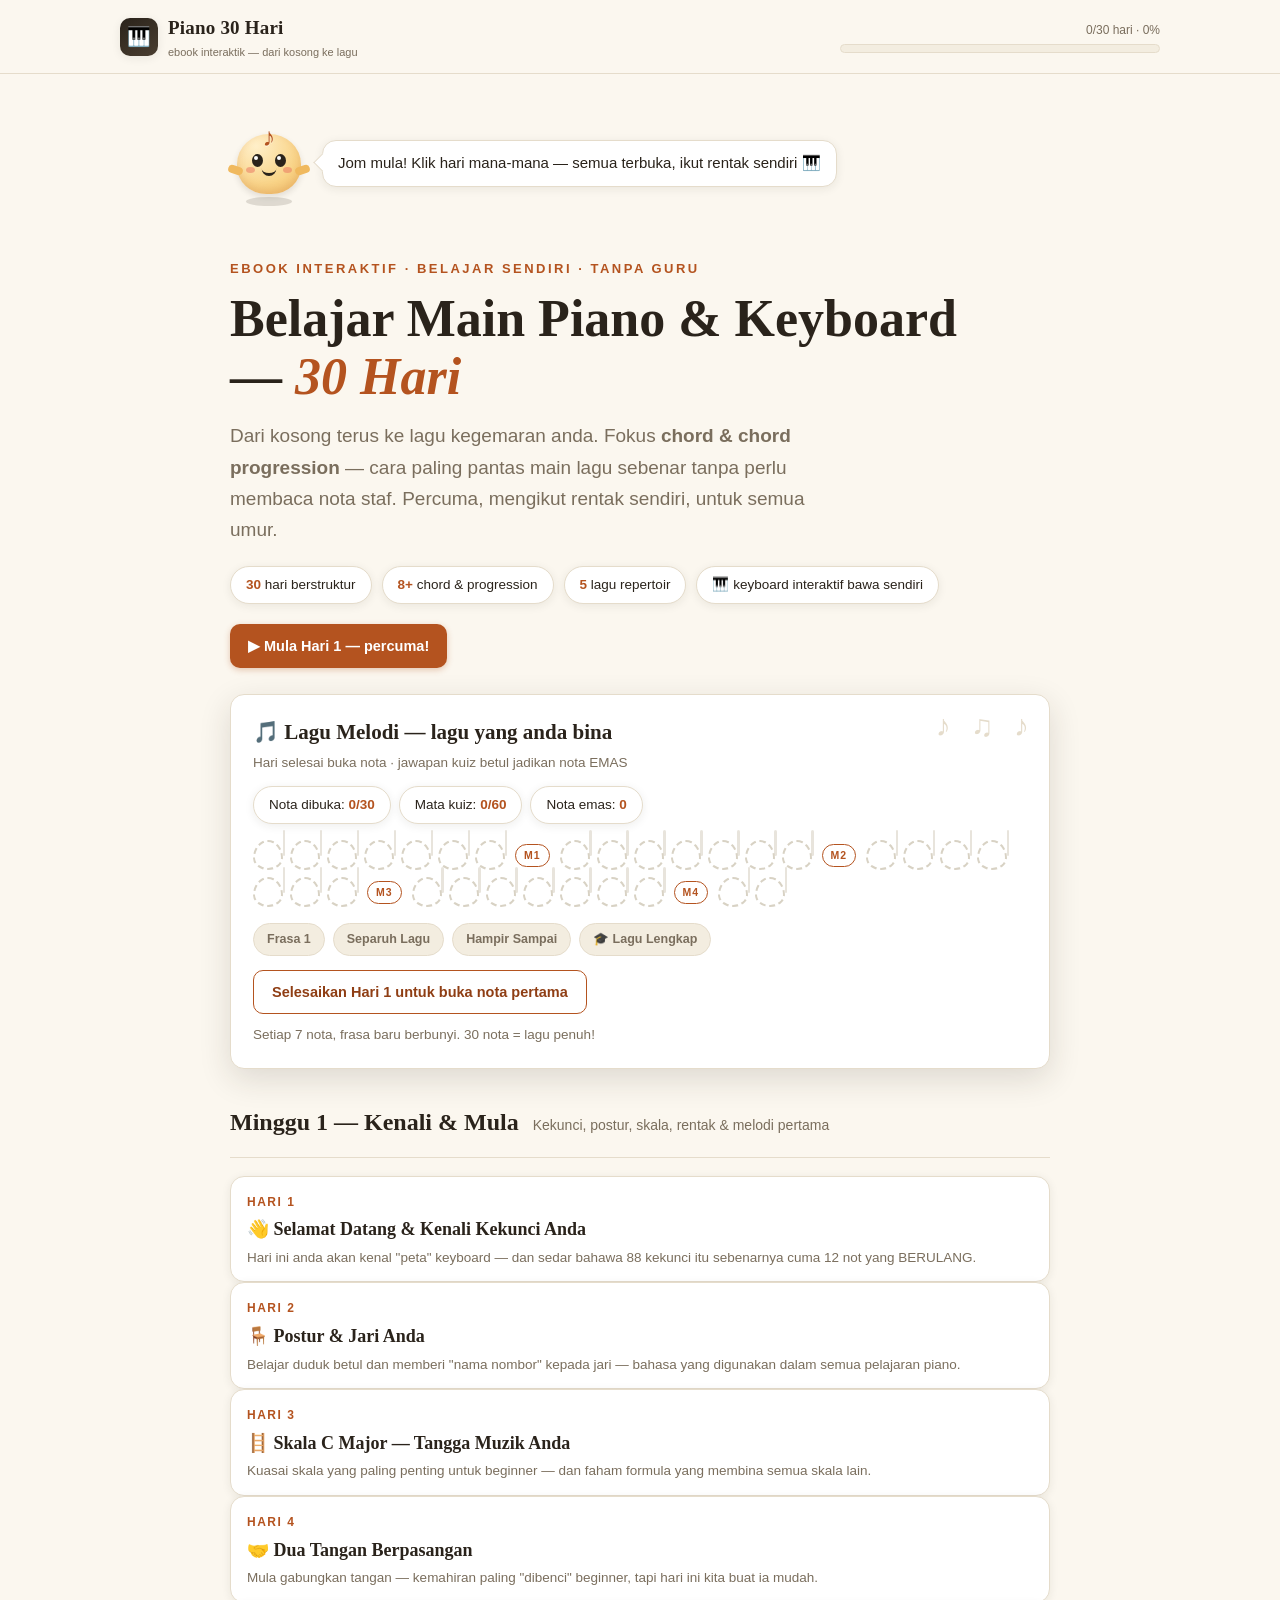
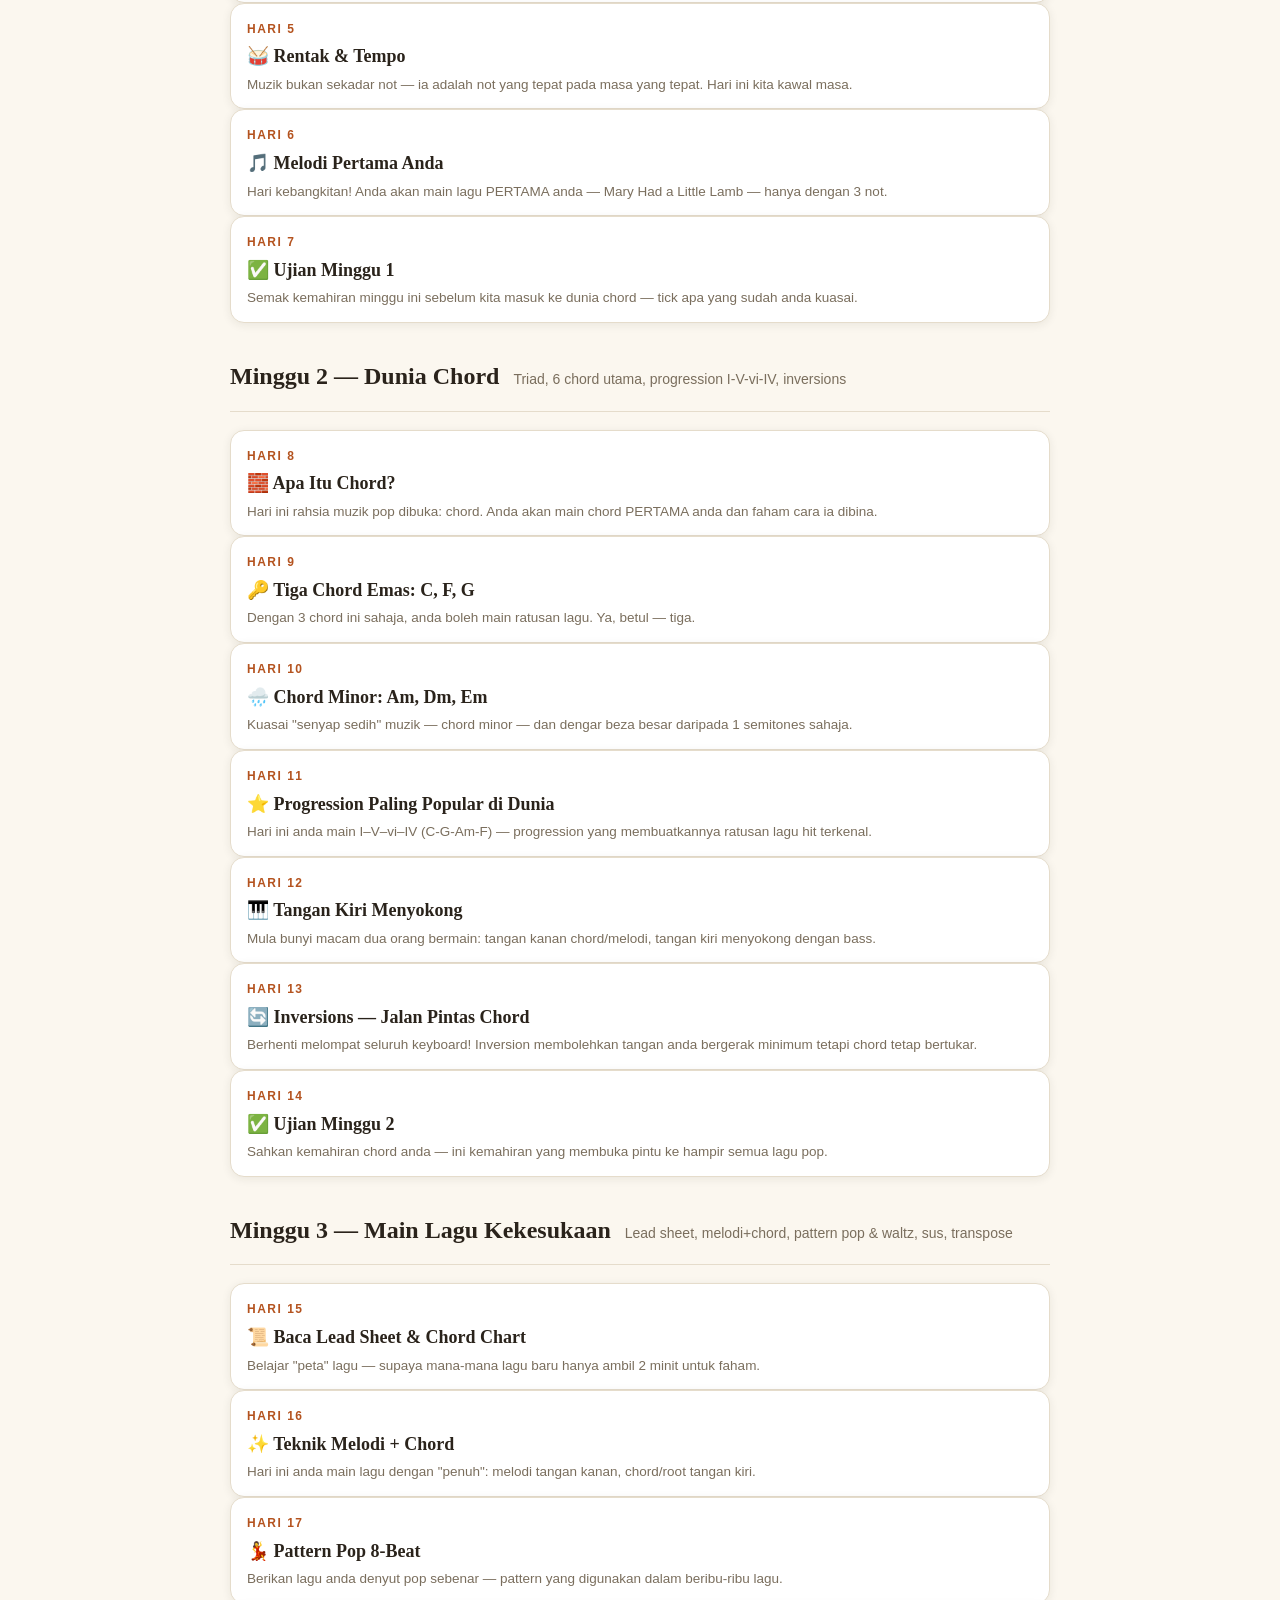
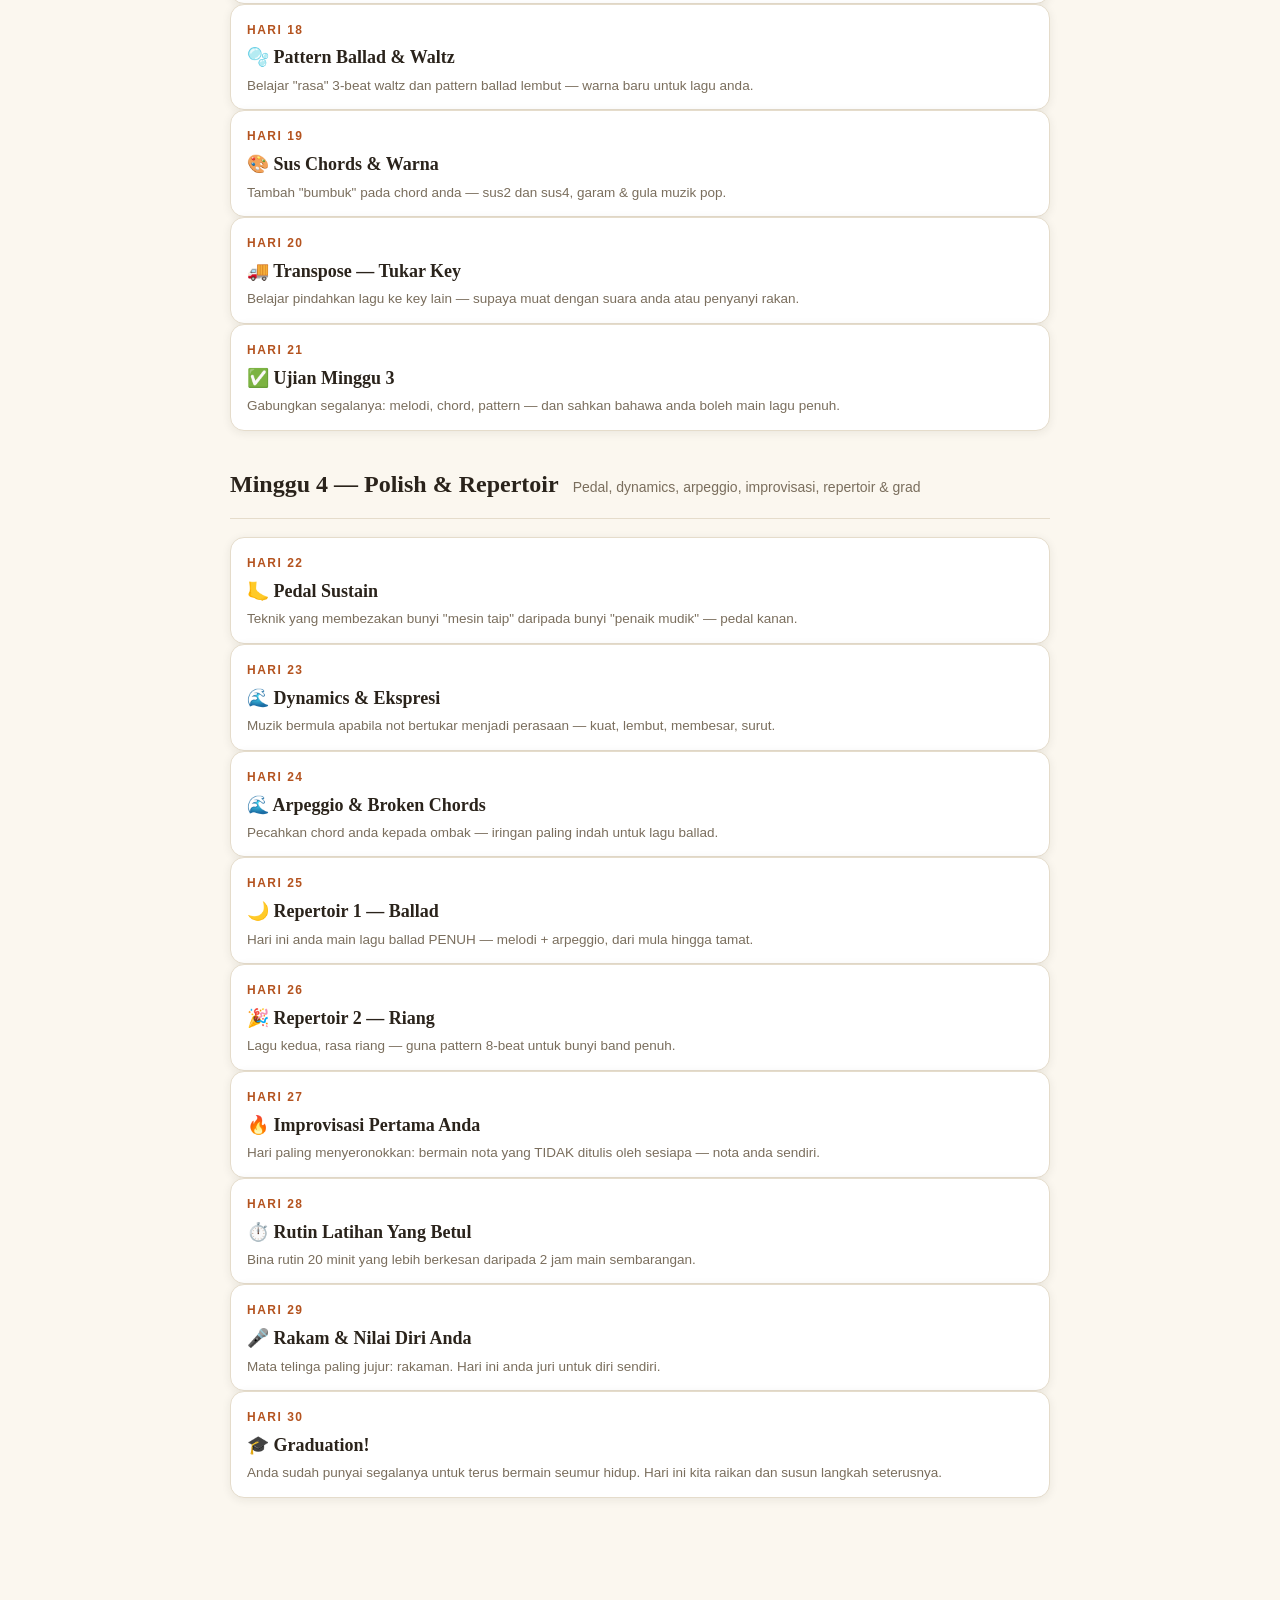
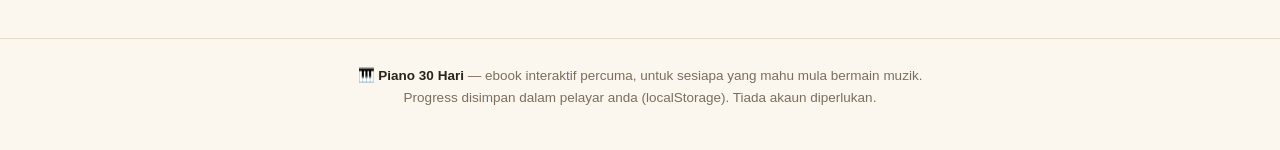
<file: index.html>
<!DOCTYPE html>
<html lang="ms">
<head>
<meta charset="UTF-8">
<meta name="viewport" content="width=device-width, initial-scale=1.0">
<title>Piano 30 Hari — Belajar Main Piano/Keyboard dari Kosong</title>
<meta name="description" content="Ebook webapp interaktif: belajar main piano/keyboard dalam 30 hari. Chord, chord progression & lagu kegemaran — tanpa guru, mengikut rentak sendiri.">
<style>
/* ============================================================
   Piano 30 Hari — Design System
   Tema: ivory piano + ink + aksen terracotta. Editorial, mesra umur semua.
   ============================================================ */
:root {
  --bg: #FBF7EF;
  --bg2: #F3EDE0;
  --ink: #2A231B;
  --muted: #7A6E5D;
  --line: #E5DCCB;
  --accent: #B4531F;
  --accent-dark: #8F3E14;
  --accent-soft: #F5E2D3;
  --ok: #4C7A4F;
  --ok-soft: #E2EFE3;
  --white-key: #FFFDF8;
  --black-key: #2A231B;
  --gold: #C99A3C;
  --shadow: 0 2px 10px rgba(42,35,27,.08);
  --shadow-lg: 0 10px 32px rgba(42,35,27,.14);
  --r: 14px;
  --serif: Georgia, 'Times New Roman', 'Palatino Linotype', serif;
  --sans: 'Segoe UI', 'Helvetica Neue', 'Helvetica', 'Arial', sans-serif;
}
* { box-sizing: border-box; margin: 0; padding: 0; }
html { scroll-behavior: smooth; }
body {
  background: var(--bg);
  color: var(--ink);
  font-family: var(--sans);
  font-size: 17px;
  line-height: 1.65;
  -webkit-font-smoothing: antialiased;
}
@media (prefers-reduced-motion: reduce) {
  *, *::before, *::after { animation-duration: .01ms !important; transition-duration: .01ms !important; }
}

/* ---------- Header ---------- */
.top {
  position: sticky; top: 0; z-index: 50;
  background: rgba(251,247,239,.92);
  backdrop-filter: blur(8px);
  border-bottom: 1px solid var(--line);
}
.top-in {
  max-width: 1080px; margin: 0 auto; padding: 12px 20px;
  display: flex; align-items: center; gap: 14px;
}
.brand { display: flex; align-items: center; gap: 10px; text-decoration: none; color: var(--ink); }
.brand .logo {
  width: 38px; height: 38px; border-radius: 10px; flex: none;
  background: linear-gradient(145deg, #2A231B, #4A3E30);
  display: grid; place-items: center; font-size: 19px;
  box-shadow: var(--shadow);
}
.brand b { font-family: var(--serif); font-size: 19px; letter-spacing: .2px; }
.brand small { display: block; font-size: 11px; color: var(--muted); font-weight: 400; }
.top .progress-wrap { flex: 1; max-width: 320px; margin-left: auto; }
.progress-label { font-size: 12px; color: var(--muted); text-align: right; margin-bottom: 3px; }
.progress-bar { height: 9px; background: var(--bg2); border-radius: 99px; overflow: hidden; border: 1px solid var(--line); }
.progress-fill {
  height: 100%; width: 0%;
  background: linear-gradient(90deg, var(--accent), var(--gold));
  border-radius: 99px; transition: width .5s ease;
}

/* ---------- Layout ---------- */
.wrap { max-width: 860px; margin: 0 auto; padding: 28px 20px 80px; }
.hero { padding: 34px 0 10px; }
.hero .kicker { color: var(--accent); font-weight: 700; font-size: 13px; letter-spacing: 2.5px; text-transform: uppercase; }
.hero h1 { font-family: var(--serif); font-size: clamp(34px, 6vw, 52px); line-height: 1.12; margin: 10px 0 14px; }
.hero h1 em { font-style: italic; color: var(--accent); }
.hero p.lead { font-size: 19px; color: var(--muted); max-width: 56ch; }
.hero .stats { display: flex; flex-wrap: wrap; gap: 10px; margin-top: 20px; }
.pill {
  background: #fff; border: 1px solid var(--line); border-radius: 99px;
  padding: 7px 15px; font-size: 13.5px; color: var(--ink);
  box-shadow: var(--shadow);
}
.pill b { color: var(--accent); }

/* ---------- Week band ---------- */
.week-band {
  margin: 34px 0 14px; display: flex; align-items: baseline; gap: 14px;
}
.week-band h2 { font-family: var(--serif); font-size: 24px; }
.week-band .wk-sub { color: var(--muted); font-size: 14px; }
.week-line { border: none; border-top: 1px solid var(--line); margin: 6px 0 18px; }

/* ---------- Day rack ---------- */
.rack { display: grid; grid-template-columns: repeat(auto-fill, minmax(230px, 1fr)); gap: 14px; }
.day-card {
  background: #fff; border: 1px solid var(--line); border-radius: var(--r);
  padding: 16px 16px 14px; cursor: pointer; position: relative;
  box-shadow: var(--shadow); transition: transform .18s ease, box-shadow .18s ease;
  display: flex; flex-direction: column; gap: 6px; text-decoration: none; color: var(--ink);
}
.day-card:hover { transform: translateY(-3px); box-shadow: var(--shadow-lg); }
.day-card .num {
  font-size: 12px; font-weight: 700; letter-spacing: 1.5px;
  color: var(--accent); text-transform: uppercase;
}
.day-card h3 { font-family: var(--serif); font-size: 18px; line-height: 1.3; font-weight: 700; }
.day-card p { font-size: 13.5px; color: var(--muted); line-height: 1.45; }
.day-card .done-badge {
  position: absolute; top: 12px; right: 12px;
  width: 24px; height: 24px; border-radius: 50%;
  background: var(--ok-soft); color: var(--ok);
  display: grid; place-items: center; font-size: 14px; font-weight: 700;
  border: 1px solid #CFE3D0;
}
.day-card.is-done { border-color: #CFE3D0; background: #FAFDF9; }

/* ---------- Day view ---------- */
.crumb { font-size: 13.5px; margin-bottom: 18px; }
.crumb a { color: var(--accent); text-decoration: none; font-weight: 600; }
.crumb span { color: var(--muted); }
.day-head { margin-bottom: 22px; }
.day-head .num { color: var(--accent); font-weight: 700; font-size: 13px; letter-spacing: 2px; text-transform: uppercase; }
.day-head h1 { font-family: var(--serif); font-size: clamp(28px, 5vw, 40px); line-height: 1.15; margin: 8px 0 10px; }
.goal {
  background: var(--accent-soft); border: 1px solid #EED9C6; border-radius: 12px;
  padding: 12px 16px; font-size: 15.5px; margin-top: 12px;
}
.goal b { color: var(--accent-dark); }
section.lesson { margin: 30px 0; }
section.lesson h2 {
  font-family: var(--serif); font-size: 24px; margin-bottom: 10px;
  display: flex; align-items: center; gap: 10px;
}
section.lesson h2 .no {
  display: inline-grid; place-items: center; width: 34px; height: 34px; flex: none;
  background: var(--ink); color: var(--bg); border-radius: 10px; font-size: 16px;
  font-family: var(--sans); font-weight: 700;
}
section.lesson p { margin-bottom: 12px; }
section.lesson ul, section.lesson ol { margin: 0 0 12px 22px; }
section.lesson li { margin-bottom: 6px; }
.tip {
  background: #fff; border: 1px solid var(--line); border-left: 4px solid var(--gold);
  border-radius: 10px; padding: 12px 16px; font-size: 15px; margin: 14px 0;
}
.tip b { color: var(--accent-dark); }
.kbd {
  display: inline-block; min-width: 24px; text-align: center;
  background: #fff; border: 1px solid var(--line); border-bottom-width: 3px;
  border-radius: 6px; padding: 1px 7px; font-size: .9em; font-weight: 700;
}

/* ---------- Widgets ---------- */
.widget {
  background: #fff; border: 1px solid var(--line); border-radius: var(--r);
  box-shadow: var(--shadow); margin: 16px 0; overflow: hidden;
}
.widget-head {
  display: flex; align-items: center; gap: 10px; flex-wrap: wrap;
  padding: 12px 16px; border-bottom: 1px solid var(--line); background: var(--bg2);
}
.widget-head .wtitle { font-weight: 700; font-size: 15px; }
.widget-head .wsub { font-size: 12.5px; color: var(--muted); }
.widget-body { padding: 16px; }
.widget .controls { display: flex; gap: 8px; flex-wrap: wrap; align-items: center; }

.btn {
  font-family: var(--sans); font-size: 14.5px; font-weight: 600;
  background: var(--accent); color: #fff; border: none; border-radius: 10px;
  padding: 10px 18px; cursor: pointer; min-height: 44px;
  box-shadow: 0 2px 6px rgba(180,83,31,.3); transition: background .15s ease, transform .1s ease;
}
.btn:hover { background: var(--accent-dark); }
.btn:active { transform: scale(.97); }
.btn.ghost { background: #fff; color: var(--accent-dark); border: 1.5px solid var(--accent); box-shadow: none; }
.btn.ghost:hover { background: var(--accent-soft); }
.btn.small { padding: 6px 13px; min-height: 36px; font-size: 13px; border-radius: 8px; }
.chip-btn {
  font-size: 15px; font-weight: 700; padding: 9px 16px; min-width: 44px;
  border-radius: 10px; border: 1.5px solid var(--line); background: #fff;
  cursor: pointer; transition: all .15s ease;
}
.chip-btn:hover { border-color: var(--accent); color: var(--accent-dark); }
.chip-btn.active { background: var(--accent); border-color: var(--accent); color: #fff; }
input[type=range] { accent-color: var(--accent); }
.bpm-val { font-variant-numeric: tabular-nums; font-weight: 700; color: var(--accent-dark); min-width: 40px; }

/* ---------- Keyboard ---------- */
.kb-shell { overflow-x: auto; padding: 6px 2px 2px; }
.kb {
  position: relative; display: flex; height: 150px; min-width: 480px;
  border-radius: 8px 8px 6px 6px; overflow: hidden;
  border: 2px solid var(--ink); background: var(--ink);
  box-shadow: inset 0 -4px 0 rgba(0,0,0,.25);
}
.kb.small { height: 118px; }
.wk {
  flex: 1; position: relative; background: var(--white-key);
  border-right: 1px solid #D8D2C4; cursor: pointer;
  display: flex; align-items: flex-end; justify-content: center;
  padding-bottom: 7px; font-size: 12px; font-weight: 700; color: #9A8F7B;
  transition: background .07s ease; border-radius: 0 0 4px 4px;
}
.wk:last-child { border-right: none; }
.wk:active, .wk.hit { background: var(--accent-soft); }
.wk.hl { background: var(--accent-soft); box-shadow: inset 0 -6px 0 var(--accent); }
.wk.hl::after {
  content: attr(data-lbl); position: absolute; top: 8px;
  background: var(--accent); color: #fff; border-radius: 99px;
  font-size: 10px; padding: 2px 8px; font-weight: 700;
}
.bk {
  position: absolute; top: 0; width: 6.4%; height: 60%;
  background: linear-gradient(180deg, #3A3128, var(--black-key) 20%);
  border-radius: 0 0 4px 4px; z-index: 5; cursor: pointer;
  border: 1px solid #1E1912; border-top: none;
  display: flex; align-items: flex-end; justify-content: center;
  padding-bottom: 5px; font-size: 10px; font-weight: 700; color: #8D8272;
}
.bk:active, .bk.hit { background: var(--accent-dark); }
.bk.hl { background: var(--accent-dark); box-shadow: inset 0 -5px 0 var(--gold); }
.kb.hands .wk::before { font-size: 11px; color: #B3A88F; position: static; }

/* Song strip */
.strip { display: flex; flex-wrap: wrap; gap: 5px; margin-top: 12px; }
.strip span {
  background: var(--bg2); border: 1px solid var(--line); border-radius: 7px;
  padding: 3px 9px; font-size: 12.5px; font-weight: 700; color: var(--ink);
  transition: all .1s ease;
}
.strip span.on { background: var(--accent); border-color: var(--accent); color: #fff; transform: translateY(-2px); }

/* Metronome lamp */
.lamp {
  width: 16px; height: 16px; border-radius: 50%; background: var(--bg2);
  border: 1px solid var(--line); display: inline-block; vertical-align: middle;
}
.lamp.on { background: var(--accent); border-color: var(--accent); }

/* Checklist */
.check-item { display: flex; gap: 12px; align-items: flex-start; padding: 10px 4px; border-bottom: 1px dashed var(--line); cursor: pointer; }
.check-item:last-child { border-bottom: none; }
.check-item input { width: 20px; height: 20px; accent-color: var(--accent); margin-top: 2px; flex: none; }
.check-item label { cursor: pointer; }
.check-item.done label { color: var(--ok); text-decoration: line-through; }

/* ---------- Day footer nav ---------- */
.day-nav { display: flex; justify-content: space-between; gap: 12px; margin-top: 40px; }
.day-nav a {
  flex: 1; max-width: 48%; background: #fff; border: 1px solid var(--line);
  border-radius: var(--r); padding: 14px 18px; text-decoration: none; color: var(--ink);
  box-shadow: var(--shadow); transition: transform .15s ease;
}
.day-nav a:hover { transform: translateY(-2px); }
.day-nav .dir { font-size: 12px; color: var(--muted); text-transform: uppercase; letter-spacing: 1px; font-weight: 700; }
.day-nav b { font-family: var(--serif); font-size: 16px; }
.day-nav a.next { text-align: right; }

.finish {
  margin-top: 26px; background: #fff; border: 1px solid var(--line); border-radius: var(--r);
  padding: 18px 20px; text-align: center; box-shadow: var(--shadow);
}
.finish .btn.done-btn { background: var(--ok); box-shadow: 0 2px 6px rgba(76,122,79,.3); width: 100%; max-width: 380px; }
.finish .btn.done-btn.is-done { background: var(--ok-soft); color: var(--ok); border: 1.5px solid var(--ok); box-shadow: none; }
.finish p { margin-top: 8px; font-size: 14px; color: var(--muted); }

footer.site {
  border-top: 1px solid var(--line); margin-top: 60px; padding: 26px 20px 40px;
  text-align: center; color: var(--muted); font-size: 13.5px;
}
footer.site b { color: var(--ink); }

@media (max-width: 560px) {
  .top-in { flex-wrap: wrap; gap: 8px; }
  .top .progress-wrap { order: 5; width: 100%; max-width: none; }
  .rack { grid-template-columns: 1fr 1fr; }
  .day-card h3 { font-size: 15px; }
  .day-card p { display: none; }
  .day-nav a { max-width: none; }
}

/* ============================================================
   MELODI — pesona comel (CSS-animated)
   ============================================================ */
.melodi-row { display: flex; align-items: center; gap: 14px; margin: 18px 0; }
.melodi-row.small { margin: 0; }
.melodi-row.in-head { margin: 0; }
.melodi-row.in-head .melodi { transform: scale(.62); margin: -10px -8px; }

.melodi { position: relative; width: 78px; height: 86px; flex: none; }
.m-body {
  position: absolute; top: 14px; left: 7px; width: 64px; height: 60px;
  background: radial-gradient(120% 120% at 30% 20%, #FFEFC9 0%, #F9D488 55%, #F0B95E 100%);
  border-radius: 50% 50% 46% 46%;
  box-shadow: inset 0 -4px 8px rgba(180,83,31,.18), 0 3px 6px rgba(42,35,27,.12);
  animation: m-float 3.2s ease-in-out infinite;
}
.m-note {
  position: absolute; top: -4px; left: 50%; transform: translateX(-50%);
  font-size: 26px; color: var(--accent); font-weight: 700; z-index: 2;
  text-shadow: 0 1px 0 rgba(255,255,255,.6);
  animation: m-sway 2.6s ease-in-out infinite;
}
.m-shadow {
  position: absolute; bottom: 0; left: 50%; transform: translateX(-50%);
  width: 46px; height: 9px; background: rgba(42,35,27,.14);
  border-radius: 50%; animation: m-shadow 3.2s ease-in-out infinite;
}
.m-eye {
  position: absolute; top: 20px; width: 11px; height: 13px;
  background: var(--ink); border-radius: 50%;
  animation: m-blink 4.4s infinite;
}
.m-eye.l { left: 15px; } .m-eye.r { right: 15px; }
.m-eye::after {
  content: ''; position: absolute; top: 1.5px; left: 2px; width: 4px; height: 4px;
  background: #fff; border-radius: 50%;
}
.m-cheek {
  position: absolute; top: 33px; width: 9px; height: 6px;
  background: rgba(233,122,99,.55); border-radius: 50%;
}
.m-cheek.l { left: 9px; } .m-cheek.r { right: 9px; }
.m-mouth {
  position: absolute; top: 34px; left: 50%; transform: translateX(-50%);
  width: 15px; height: 8px; border-bottom: 3px solid var(--ink);
  border-radius: 0 0 12px 12px; transition: all .2s ease;
}
.m-arm {
  position: absolute; top: 32px; width: 15px; height: 8px;
  background: #F0B95E; border-radius: 8px; transition: transform .25s ease;
}
.m-arm.l { left: -9px; transform: rotate(18deg); }
.m-arm.r { right: -9px; transform: rotate(-18deg); }

.melodi.happy .m-body { animation: m-jump .55s ease; }
.melodi.happy .m-mouth { width: 18px; height: 11px; border-bottom-width: 3.5px; }
.melodi.happy .m-arm.l { transform: rotate(-55deg); }
.melodi.happy .m-arm.r { transform: rotate(55deg); }
.melodi.happy .m-note { animation: m-sway 0.6s ease-in-out infinite; }
.melodi.happy .m-hearts { display: block; }
.melodi.sad .m-eye { height: 3px; top: 24px; border-radius: 3px; }
.melodi.sad .m-mouth { border: none; border-top: 3px solid var(--ink); border-radius: 12px 12px 0 0; width: 13px; }
.melodi.sad .m-body { animation: m-droop 1s ease forwards; }
.melodi.sad .m-arm.l { transform: rotate(40deg); top: 40px; }
.melodi.sad .m-arm.r { transform: rotate(-40deg); top: 40px; }
.melodi.wiggle .m-body { animation: m-wiggle .5s ease; }

.m-hearts { display: none; }
.m-hearts span {
  position: absolute; color: #E4584C; font-size: 15px; opacity: 0;
  animation: m-heart 1.1s ease-out forwards;
}
.m-hearts span:nth-child(1) { left: 8px; top: 4px; }
.m-hearts span:nth-child(2) { left: 34px; top: -8px; animation-delay: .12s; font-size: 12px; }
.m-hearts span:nth-child(3) { left: 58px; top: 6px; animation-delay: .22s; }

.m-bubble {
  position: relative; background: #fff; border: 1.5px solid var(--line);
  border-radius: 14px; padding: 10px 15px; font-size: 15px; max-width: 560px;
  box-shadow: var(--shadow); animation: m-bubble-in .35s ease;
}
.m-bubble::before {
  content: ''; position: absolute; left: -7px; top: 50%; margin-top: -7px;
  width: 12px; height: 12px; background: #fff;
  border-left: 1.5px solid var(--line); border-bottom: 1.5px solid var(--line);
  transform: rotate(45deg);
}

@keyframes m-float { 0%,100% { transform: translateY(0); } 50% { transform: translateY(-6px); } }
@keyframes m-shadow { 0%,100% { transform: translateX(-50%) scale(1); opacity: .9; } 50% { transform: translateX(-50%) scale(.82); opacity: .55; } }
@keyframes m-sway { 0%,100% { transform: translateX(-50%) rotate(-14deg); } 50% { transform: translateX(-50%) rotate(14deg); } }
@keyframes m-blink { 0%, 91%, 100% { transform: scaleY(1); } 94% { transform: scaleY(.08); } 97% { transform: scaleY(1); } }
@keyframes m-jump { 0% { transform: translateY(0) scale(1,1); } 30% { transform: translateY(-14px) scale(.96,1.06); } 60% { transform: translateY(0) scale(1.06,.94); } 100% { transform: translateY(0) scale(1,1); } }
@keyframes m-droop { 0% { transform: translateY(0) rotate(0); } 100% { transform: translateY(4px) rotate(-7deg); } }
@keyframes m-wiggle { 0%,100% { transform: rotate(0); } 25% { transform: rotate(-9deg) translateY(-3px); } 75% { transform: rotate(9deg) translateY(-3px); } }
@keyframes m-heart { 0% { opacity: 0; transform: translateY(6px) scale(.5); } 30% { opacity: 1; } 100% { opacity: 0; transform: translateY(-30px) scale(1.15); } }
@keyframes m-bubble-in { 0% { opacity: 0; transform: translateY(6px); } 100% { opacity: 1; transform: translateY(0); } }

/* ============================================================
   KUIZ
   ============================================================ */
.quiz-widget .widget-head { align-items: center; }
.q-progress { font-size: 11.5px; font-weight: 700; letter-spacing: 1.2px; text-transform: uppercase; color: var(--muted); margin-bottom: 8px; }
.q-text { font-family: var(--serif); font-size: 19px; font-weight: 700; line-height: 1.35; margin-bottom: 12px; }
.q-opts { display: grid; gap: 8px; }
.q-opt {
  text-align: left; padding: 12px 16px; min-height: 44px;
  border: 1.5px solid var(--line); border-radius: 10px; background: #fff;
  cursor: pointer; font-family: var(--sans); font-size: 15.5px; color: var(--ink);
  transition: border-color .15s ease, background .15s ease;
}
.q-opt:hover:not(:disabled) { border-color: var(--accent); background: #FFFCF5; }
.q-opt:disabled { cursor: default; }
.q-opt.correct { border-color: var(--ok); background: var(--ok-soft); font-weight: 700; }
.q-opt.correct::after { content: ' ✓'; color: var(--ok); }
.q-opt.wrong { border-color: #C0543F; background: #F9E4DD; animation: q-shake .35s ease; }
.q-why { margin-top: 12px; font-size: 14.5px; color: var(--ink); background: var(--bg2); border-radius: 10px; padding: 10px 14px; line-height: 1.5; }
.q-why .ok-txt { color: var(--ok); }
.q-why .bad-txt { color: #C0543F; }
.q-next { margin-top: 12px; }
.q-end { text-align: center; padding: 8px 0 4px; }
.q-score { font-family: var(--serif); font-size: 42px; font-weight: 700; color: var(--accent); line-height: 1; }
.q-end.perfect .q-score { color: var(--ok); animation: m-jump .55s ease; }
.q-end p { margin-top: 8px; font-size: 15px; }
.q-meta { margin-top: 6px; font-size: 12.5px; color: var(--muted); letter-spacing: .5px; }
@keyframes q-shake { 0%,100% { transform: translateX(0); } 25% { transform: translateX(-6px); } 75% { transform: translateX(6px); } }

/* ============================================================
   PAPAN LAGU MELODI — sistem mata (nota → lagu penuh)
   ============================================================ */
.songboard {
  background: #fff; border: 1.5px solid var(--line); border-radius: var(--r);
  box-shadow: var(--shadow-lg); padding: 20px 22px 22px; margin: 26px 0 8px;
  position: relative; overflow: hidden;
}
.songboard::before {
  content: '♪ ♫ ♪'; position: absolute; right: 14px; top: 6px;
  font-size: 30px; color: var(--line); letter-spacing: 6px; pointer-events: none;
}
.sb-head .wtitle { font-family: var(--serif); font-size: 21px; font-weight: 700; }
.sb-head .wsub { font-size: 13.5px; color: var(--muted); margin-top: 2px; }
.sb-stats { display: flex; flex-wrap: wrap; gap: 8px; margin: 12px 0 16px; }

.sb-board { display: flex; flex-wrap: wrap; align-items: center; gap: 7px; }
.snote {
  position: relative; width: 30px; height: 30px; flex: none;
  border-radius: 50% 50% 50% 50% / 60% 60% 40% 40%;
  transition: transform .15s ease;
}
.snote::after { /* batang nota */
  content: ''; position: absolute; right: -4px; top: -12px;
  width: 2.5px; height: 26px; border-radius: 3px; background: inherit;
}
.snote.locked {
  background: transparent; border: 2px dashed #D8D2C4; box-sizing: border-box;
}
.snote.locked::after { background: #D8D2C4; opacity: .6; }
.snote.plain { background: #B8AE9C; }
.snote.silver {
  background: #A9B0B8;
  box-shadow: inset -3px -3px 0 rgba(42,35,27,.12), inset 3px 3px 0 rgba(255,255,255,.55);
}
.snote.gold {
  background: var(--gold);
  box-shadow: inset -3px -3px 0 rgba(143,110,26,.35), inset 3px 3px 0 rgba(255,255,255,.6);
}
.snote.gold::before {
  content: '★'; position: absolute; top: -16px; right: -6px;
  font-size: 11px; color: var(--gold);
  animation: m-sway 2.4s ease-in-out infinite;
}
.snote.playing { transform: translateY(-7px) scale(1.22); z-index: 3; }
.snote:not(.locked):hover { transform: translateY(-4px) scale(1.12); cursor: default; }

.sb-week {
  font-size: 10.5px; font-weight: 800; letter-spacing: 1px; color: var(--accent);
  border: 1.5px solid var(--accent); border-radius: 99px; padding: 2px 8px;
  flex: none; margin: 0 3px;
}
.sb-badges { display: flex; flex-wrap: wrap; gap: 8px; margin: 16px 0 14px; }
.sb-badge {
  font-size: 12.5px; font-weight: 700; color: var(--muted);
  background: var(--bg2); border: 1.5px solid var(--line);
  border-radius: 99px; padding: 5px 13px;
}
.sb-badge.reached { color: var(--accent-dark); border-color: var(--accent); background: var(--accent-soft); }
.sb-badge.grad { color: #fff; background: var(--ok); border-color: var(--ok); box-shadow: 0 2px 8px rgba(76,122,79,.35); }
.sb-hint { font-size: 13.5px; color: var(--muted); margin-top: 10px; }
.m-bubble.pop { animation: sb-pop .45s ease; }
@keyframes sb-pop { 0% { transform: scale(.92); } 55% { transform: scale(1.04); } 100% { transform: scale(1); } }

.melodi.conducting { animation: none; }
.melodi.conducting .m-body { animation: m-wiggle .5s ease infinite; }
.melodi.conducting .m-note { animation: m-sway .5s ease-in-out infinite; }

/* Confetti */
.p30-confetti {
  position: fixed; inset: 0; z-index: 200; pointer-events: none; overflow: hidden;
}
.p30-confetti span {
  position: absolute; top: -20px; border-radius: 2px;
  animation-name: p30-fall; animation-timing-function: linear; animation-fill-mode: forwards;
}
@keyframes p30-fall {
  0% { transform: translateY(0) rotate(0); opacity: 1; }
  100% { transform: translateY(110vh) rotate(720deg); opacity: .7; }
}

</style>
</head>
<body>
<header class="top">
  <div class="top-in">
    <a class="brand" href="#/">
      <span class="logo">🎹</span>
      <span><b>Piano 30 Hari</b><small>ebook interaktik — dari kosong ke lagu</small></span>
    </a>
    <div class="progress-wrap">
      <div class="progress-label" id="plabel">0/30 hari · 0%</div>
      <div class="progress-bar"><div class="progress-fill" id="pbar"></div></div>
    </div>
  </div>
</header>
<main id="app" class="wrap"></main>
<footer class="site">
  <b>🎹 Piano 30 Hari</b> — ebook interaktif percuma, untuk sesiapa yang mahu mula bermain muzik.<br>
  Progress disimpan dalam pelayar anda (localStorage). Tiada akaun diperlukan.
</footer>
<script>
/* ===== audio.js ===== */
/* ============================================================
   Piano 30 Hari — Audio Engine
   Web Audio API synth (bunyi piano-ish, tiada fail audio).
   + helper teori muzik: not → frekuensi, parse simbol chord.
   ============================================================ */
const Audio30 = (() => {
  let ctx = null, master = null;

  function ensure() {
    if (!ctx) {
      const AC = window.AudioContext || window.webkitAudioContext;
      ctx = new AC();
      master = ctx.createGain();
      master.gain.value = 0.85;
      master.connect(ctx.destination);
    }
    if (ctx.state === 'suspended') ctx.resume();
    return ctx;
  }

  /* ---------- Not → MIDI → frekuensi ---------- */
  const PC = { C: 0, 'C#': 1, Db: 1, D: 2, 'D#': 3, Eb: 3, E: 4, F: 5, 'F#': 6, Gb: 6, G: 7, 'G#': 8, Ab: 8, A: 9, 'A#': 10, Bb: 10, B: 11 };
  const NAMES = ['C', 'C#', 'D', 'D#', 'E', 'F', 'F#', 'G', 'G#', 'A', 'A#', 'B'];

  function midiOf(name) { // "C4" → 60
    const m = /^([A-G][#b]?)(-?\d)$/.exec(name);
    if (!m) return 60;
    return (parseInt(m[2], 10) + 1) * 12 + PC[m[1]];
  }
  function nameOf(m) { // 60 → "C4"
    return NAMES[((m % 12) + 12) % 12] + (Math.floor(m / 12) - 1);
  }
  function freqOf(name) {
    const midi = (typeof name === 'number') ? name : midiOf(name);
    return 440 * Math.pow(2, (midi - 69) / 12);
  }

  /* ---------- Synth voice ---------- */
  function tone(f, t, dur, vol) {
    ensure();
    dur = dur || 0.8; vol = (vol == null) ? 0.5 : vol;
    const o1 = ctx.createOscillator(); // badan not
    const o2 = ctx.createOscillator(); // harmonic atas → rasa "ping" piano
    const o3 = ctx.createOscillator(); // sub lembut
    const g = ctx.createGain();
    const g2 = ctx.createGain(); g2.gain.value = 0.22;
    const g3 = ctx.createGain(); g3.gain.value = 0.30;
    const lp = ctx.createBiquadFilter();
    lp.type = 'lowpass';
    lp.frequency.value = Math.min(7000, f * 7);

    o1.type = 'triangle'; o1.frequency.value = f;
    o2.type = 'sine';     o2.frequency.value = f * 2;
    o3.type = 'sine';     o3.frequency.value = f * 0.5;

    o1.connect(g); o2.connect(g2); g2.connect(g); o3.connect(g3); g3.connect(g);
    g.connect(lp); lp.connect(master);

    const a = 0.006, rel = Math.max(dur, 0.22);
    g.gain.setValueAtTime(0.0001, t);
    g.gain.linearRampToValueAtTime(vol, t + a);
    g.gain.exponentialRampToValueAtTime(0.12 * vol, t + rel * 0.65);
    g.gain.exponentialRampToValueAtTime(0.0001, t + rel);
    [o1, o2, o3].forEach(o => { o.start(t); o.stop(t + rel + 0.05); });
  }

  function now() { ensure(); return ctx.currentTime + 0.02; }
  function playNote(name, when, dur, vol) { tone(freqOf(name), now() + (when || 0), dur, vol); }

  /* ---------- Metronome click ---------- */
  function click(when, accent) {
    ensure();
    const t = now() + when;
    const o = ctx.createOscillator(), g = ctx.createGain();
    o.type = 'square';
    o.frequency.value = accent ? 1660 : 1180;
    g.gain.setValueAtTime(0.0001, t);
    g.gain.linearRampToValueAtTime(accent ? 0.42 : 0.24, t + 0.002);
    g.gain.exponentialRampToValueAtTime(0.0001, t + 0.08);
    o.connect(g); g.connect(master);
    o.start(t); o.stop(t + 0.1);
  }

  return { ensure, now, tone, click, playNote, freqOf, midiOf, nameOf, NAMES };
})();

/* ============================================================
   Teori: parse simbol chord → not sebenar
   Format disokong: "C", "Am", "Gsus4", "Csus2", "Dm7", "G7",
   "F/C" (slash chord), "Fmaj7", "Bdim"
   ============================================================ */
const CHORD_QUAL = {
  '':      [0, 4, 7],
  'm':     [0, 3, 7],
  'sus2':  [0, 2, 7],
  'sus4':  [0, 5, 7],
  '7':     [0, 4, 7, 10],
  'm7':    [0, 3, 7, 10],
  'maj7':  [0, 4, 7, 11],
  'dim':   [0, 3, 6],
  'aug':   [0, 4, 8]
};

function parseChord(sym) {
  let bass = null, body = sym;
  if (sym.includes('/')) { const p = sym.split('/'); body = p[0]; bass = p[1]; }
  const m = /^([A-G][#b]?)(.*)$/.exec(body);
  if (!m) return { name: sym, notes: ['C4', 'E4', 'G4'], bass: null, sym: sym };
  const rootPc = Audio30.midiOf(m[1] + '4') - 60;
  const offs = CHORD_QUAL[m[2]] || CHORD_QUAL[''];
  const rootMidi = 60 + rootPc; // oktaf 4
  const notes = offs.map(o => Audio30.nameOf(rootMidi + o));
  const bassNote = bass ? Audio30.nameOf(60 + (Audio30.midiOf(bass + '3') - 48)) : null;
  return { name: body, sym, notes, bass: bassNote, formula: m[2] || 'major', root: m[1] };
}

/* Pecahkan chord ke posisi "kekal tangan" — root oktaf 4 + notes berdekatan */
function closeVoicing(ch) {
  const base = Audio30.midiOf(ch.notes[0]);
  return ch.notes.map((n, i) => Audio30.nameOf(base + CHORD_QUAL[ch.formula][i]));
}

/* ===== data.js ===== */
/* ============================================================
   Piano 30 Hari — Kandungan (30 hari, 4 minggu)
   Setiap hari: { n, week, title, emoji, goal, secs[], practice }
   secs[i].w = widget interaktif:
     freeplay {lo,hi} | chord {syms[]} | scale {notes[],both}
     prog {chords[],pattern:'block|beat8|waltz|arp',bpm}
     song {id} | metro {bpm} | check {items[]}
   ============================================================ */

const SONGS = {
  mary: {
    title: 'Mary Had a Little Lamb',
    bpm: 90,
    notes: [ // [not, len dalam beat]
      ['E4',1],['D4',1],['C4',1],['D4',1],['E4',1],['E4',1],['E4',2],
      ['D4',1],['D4',1],['D4',2],['E4',1],['G4',1],['G4',2],
      ['E4',1],['D4',1],['C4',1],['D4',1],['E4',1],['E4',1],['E4',1],['E4',1],
      ['D4',1],['D4',1],['E4',1],['D4',1],['C4',4]
    ]
  },
  twinkle: {
    title: 'Twinkle Twinkle Little Star',
    bpm: 90,
    notes: [
      ['C4',1],['C4',1],['G4',1],['G4',1],['A4',1],['A4',1],['G4',2],
      ['F4',1],['F4',1],['E4',1],['E4',1],['D4',1],['D4',1],['C4',2],
      ['G4',1],['G4',1],['F4',1],['F4',1],['E4',1],['E4',1],['D4',2],
      ['G4',1],['G4',1],['F4',1],['F4',1],['E4',1],['E4',1],['D4',2],
      ['C4',1],['C4',1],['G4',1],['G4',1],['A4',1],['A4',1],['G4',2],
      ['F4',1],['F4',1],['E4',1],['E4',1],['D4',1],['D4',1],['C4',2]
    ]
  },
  ode: {
    title: 'Ode to Joy — Beethoven',
    bpm: 100,
    notes: [
      ['E4',1],['E4',1],['F4',1],['G4',1],['G4',1],['F4',1],['E4',1],['D4',1],
      ['C4',1],['C4',1],['D4',1],['E4',1],['E4',1.5],['D4',0.5],['D4',2],
      ['E4',1],['E4',1],['F4',1],['G4',1],['G4',1],['F4',1],['E4',1],['D4',1],
      ['C4',1],['C4',1],['D4',1],['E4',1],['D4',1.5],['C4',0.5],['C4',2]
    ]
  },
  happy: {
    title: 'Happy Birthday',
    bpm: 100,
    notes: [
      ['G3',0.75],['G3',0.25],['A3',1],['G3',1],['C4',1],['B3',2],
      ['G3',0.75],['G3',0.25],['A3',1],['G3',1],['D4',1],['C4',2],
      ['G3',0.75],['G3',0.25],['G4',1],['E4',1],['C4',1],['B3',1],['A3',2],
      ['F4',0.75],['F4',0.25],['E4',1],['C4',1],['D4',1],['C4',3]
    ]
  },
  ballad30: {
    title: 'Senja Pertama (lagu latihan asal Piano 30 Hari)',
    bpm: 80,
    chords: ['C','G','Am','F','C','G','Am','F'],
    notes: [
      ['E4',2],['G4',1],['A4',1],
      ['G4',2],['E4',1],['D4',1],
      ['A4',1],['B4',1],['C5',2],
      ['A4',2],['G4',2],
      ['E4',2],['G4',2],
      ['D4',2],['E4',1],['G4',1],
      ['A4',3],['G4',1],
      ['E4',2],['D4',1],['C4',1]
    ]
  }
};

const DAYS = [

/* ================= MINGGU 1 — KENALI & MULA ================= */
{ n: 1, week: 1, emoji: '👋', title: 'Selamat Datang & Kenali Kekunci Anda',
  goal: 'Hari ini anda akan kenal "peta" keyboard — dan sedar bahawa 88 kekunci itu sebenarnya cuma 12 not yang BERULANG.',
  secs: [
    { h: 'Keyboard itu lebih mudah daripada sangkaan', body:
      '<p>Piano ada 88 kekunci — nampak menakutkan? Tenang. Sebenarnya ia cuma <b>7 not putih</b> yang berulang berpuluh kali: <span class="kbd">C</span> <span class="kbd">D</span> <span class="kbd">E</span> <span class="kbd">F</span> <span class="kbd">G</span> <span class="kbd">A</span> <span class="kbd">B</span>, kemudian balik ke C semula. Selepas B, datang C lagi — kitaran ini dipanggil <b>oktaf</b>.</p>' +
      '<p>Cara paling pantas mengenali not: kekunci putih <b>di sebelah kiri 2 kekunci hitam</b> itu sentiasa <b>C</b>. Tengok pola kekunci hitam: <b>2 hitam, 3 hitam, 2 hitam, 3 hitam…</b> — pola ini tak pernah berubah.</p>' },
    { h: 'Middle C — "alamat rumah" anda', body:
      '<p><b>Middle C</b> ialah C yang paling dekat dengan tengah keyboard. Ia "alamat rumah" untuk kedua-dua tangan. Tangan kanan lazimnya bermain di sebelah <b>kanan</b> Middle C, tangan kiri di sebelah <b>kiri</b>.</p>' +
      '<p>Kekunci hitam pula ada dua nama: kekunci hitam selepas C ialah <b>C#</b> (atau Db). Belum perlu hafal semua — cukup kenal polanya hari ini.</p>' },
    { h: 'Cuba sendiri', body:
      '<p>Klik kekunci di bawah — dengar bunyinya. Cuba cari <b>semua not C</b> (yang bertanda) dari kiri ke kanan, atas dan bawah keyboard.</p>',
      w: { t: 'freeplay', lo: 'C3', hi: 'C6', mark: ['C'] } }
  ],
  practice: 'Latihan hari ini (10 minit): Sebut setiap not putih C–B sambil menekannya, ulang 3 pusingan. Kemudian tutup mata dan cuba jumpa Middle C.' },

{ n: 2, week: 1, emoji: '🪑', title: 'Postur & Jari Anda',
  goal: 'Belajar duduk betul dan memberi "nama nombor" kepada jari — bahasa yang digunakan dalam semua pelajaran piano.',
  secs: [
    { h: 'Duduk macam professional', body:
      '<ul><li><b>Tinggi kerusi:</b> lengan anda selari dengan lantai apabila tangan diletakkan atas kekunci.</li>' +
      '<li><b>Jarak:</b> duduk di hadapan Middle C, bukan di hujung kanan keyboard.</li>' +
      '<li><b>Kaki:</b> rata di lantai. Belakang tegak tapi bahu <b>relax</b>.</li>' +
      '<li><b>Tangan:</b> bayangkan memegang sebiji oren — kepalan lembut, jari melengkung semula jadi.</li></ul>' },
    { h: 'Jari ada nombor', body:
      '<p>Kedua-dua tangan: ibu jari = <b>1</b>, telunjuk = <b>2</b>, tengah = <b>3</b>, manis = <b>4</b>, kelingking = <b>5</b>. Nombor jari sentiasa ditulis dari sudut pandangan <i>tangan itu sendiri</i> — jadi jari 1 tangan kanan dan jari 1 tangan kiri adalah ibu jari masing-masing.</p>' +
      '<p>Lagu paling ringkas untuk "membangunkan" jari: <b>5-not</b> — C D E F G naik, dan G F E D C turun, dengan jari 1 2 3 4 5.</p>' },
    { h: 'Latihan 5-not', body:
      '<p>Tekan "Main" dan lihat jari mana yang patut digunakan. Kemudian lakukan sendiri dengan tangan kanan, selepas itu tangan kiri.</p>',
      w: { t: 'scale', notes: ['C4','D4','E4','F4','G4','F4','E4','D4','C4'], label: 'Latihan 5-not (jari 1-2-3-4-5-4-3-2-1)', fingers: '1-2-3-4-5-4-3-2-1' } }
  ],
  practice: 'Latihan (15 minit): 5-not tangan kanan ×5, tangan kiri ×5. Perlahan, jari melengkung, pergelangan tangan relax — kelajuan datang kemudian.' },

{ n: 3, week: 1, emoji: '🪜', title: 'Skala C Major — Tangga Muzik Anda',
  goal: 'Kuasai skala yang paling penting untuk beginner — dan faham formula yang membina semua skala lain.',
  secs: [
    { h: 'Apa itu skala?', body:
      '<p>Skala ialah "tangga" not yang disusun ikut urutan. <b>Skala C Major</b> ialah skala paling mudah di dunia: semua not putih sahaja — <b>C D E F G A B C</b>.</p>' +
      '<p>Formula? Jarak antara not dinamakan <b>semitone</b> (kekunci bersebelahan, termasuk hitam) dan <b>whole tone</b> (jarak 2 semitone). Major scale formula: <b>W-W-H-W-W-W-H</b>.</p>' +
      '<ul><li>C→D : whole (lepasi C#)</li><li>D→E : whole</li><li>E→F : half (tak ada kekunci hitam di antara!)</li><li>…dan seterusnya ikut formula.</li></ul>' },
    { h: 'Main skala naik & turun', body:
      '<p>Tekan main dan lihat not menyala satu persatu. Perhatikan: <b>pattern jari sama setiap kali</b> — itu rahsia kelajuan.</p>',
      w: { t: 'scale', notes: ['C4','D4','E4','F4','G4','A4','B4','C5','B4','A4','G4','F4','E4','D4','C4'], label: 'Skala C Major (naik & turun)' } },
    { h: 'Kenapa penting?', body:
      '<p>90% lagu yang anda suka dibina dari not-not dalam skala ini. Hafal "rasa" skala C dan anda akan kenali bila mana-mana not "sesat" daripada lagu.</p>' }
  ],
  practice: 'Latihan (15 minit): Skala C tangan kanan naik-turun ×5, perlahan dan <b>sama rata</b> (setiap not sama panjang). Buat masa ini belum perlu tangan kiri lagi.' },

{ n: 4, week: 1, emoji: '🤝', title: 'Dua Tangan Berpasangan',
  goal: 'Mula gabungkan tangan — kemahiran paling "dibenci" beginner, tapi hari ini kita buat ia mudah.',
  secs: [
    { h: 'Tangan kiri: mirror image', body:
      '<p>Tangan kiri main peranan yang sama, cuma di kawasan kiri Middle C. Latihan 5-not tangan kiri: <b>C3 D3 E3 F3 G3</b> dengan jari 5-4-3-2-1 (mirror dari tangan kanan).</p>' },
    { h: 'Teknik "gelombang"', body:
      '<p>Jangan main kedua-dua tangan serentak dari mula. Ikut urutan ini:</p>' +
      '<ol><li>Tangan kanan bersendirian — sampai lancar.</li>' +
      '<li>Tangan kiri bersendirian — sampai lancar.</li>' +
      '<li>Kedua-dua tangan, <b>separuh kelajuan</b>. Beri diri anda masa — otak perlu membina "wayar" baru!</li></ol>' },
    { h: 'Latihan koordinasi', body:
      '<p>Main 5-not kedua-dua tangan serentak. Perlahan. Jika tersilap, berhenti dan ulang langkah tadi — itu bukan kegagalan, itu cara belajar.</p>',
      w: { t: 'scale', notes: ['C3','D3','E3','F3','G3'], label: 'LH 5-not (C3)', desc: 'Tangan kiri dulu, kemudian gabung dengan RH' } }
  ],
  practice: 'Latihan (15 minit): RH skala ×3, LH skala ×3, kemudian kedua tangan 5-not serentak ×5 — dengan tempo perlahan.' },

{ n: 5, week: 1, emoji: '🥁', title: 'Rentak & Tempo',
  goal: 'Muzik bukan sekadar not — ia adalah not yang tepat pada masa yang tepat. Hari ini kita kawal masa.',
  secs: [
    { h: 'Beat, BPM, dan kiraan', body:
      '<p><b>Beat</b> ialah degupan muzik — seperti degupan jantung lagu. <b>BPM</b> (beats per minute) menyatakan kelajuan: 60 BPM = 1 beat sesaat.</p>' +
      '<p>Untuk kebanyakan lagu pop, kita kira setiap bar kepada <b>1-2-3-4</b> (4/4 time — "empat-empat"). Metronome di bawah akan "mengetuk" untuk anda.</p>' },
    { h: 'Metronome interaktif', body:
      '<p>Set kelajuan, tekan main, dan kira kuat-kuat "1-2-3-4". Ketukan pertama setiap bar berbunyi lebih tinggi — itu beat 1.</p>',
      w: { t: 'metro', bpm: 80 } },
    { h: 'Peraturan emas latihan', body:
      '<div class="tip"><b>Peraturan emas:</b> kelajuan yang <i>perfect perlahan</i> mengalahkan kelajuan yang huru-hara. Naikkan BPM hanya bila boleh main tanpa silap 3 kali berturut-turut.</div>' }
  ],
  practice: 'Latihan (15 minit): Main latihan 5-not dengan metronome: 60 BPM, naik ke 70, 80. Jika tersilap, balik ke kelajuan sebelumnya.' },

{ n: 6, week: 1, emoji: '🎵', title: 'Melodi Pertama Anda',
  goal: 'Hari kebangkitan! Anda akan main lagu PERTAMA anda — Mary Had a Little Lamb — hanya dengan 3 not.',
  secs: [
    { h: 'Hanya 3 not', body:
      '<p>Mary Had a Little Lamb hanya menggunakan <b>C, D dan E</b> (plus satu G). Jika anda sudah buat latihan 5-not, tangan anda sudah tahu jalan ini!</p>' +
      '<p>Petua membaca melodi: not bertema berulang. Baris pertama: <b>E D C D | E E E</b> — "Ma-ry had a lit-tle lamb". Perhatikan pattern simetri.</p>' },
    { h: 'Main bersama player', body:
      '<p>Tekan Main — kekunci akan menyala ikut melodi, dan jalur not di bawah menunjukkan urutan. Ikut dengan mata dulu, kemudian main bersama.</p>',
      w: { t: 'song', id: 'mary' } },
    { h: 'Cara menghafal dengan pantas', body:
      '<p>Pecahkan lagu kepada frasa 4 bar. Lengkapkan frasa 1 sebelum pindah ke frasa 2. Lagu = 4 frasa pendek, bukan 30 not panjang!</p>' }
  ],
  practice: 'Latihan (20 minit): Main Mary Had a Little Lamb dengan tangan kanan, 3 kali berturut-turut tanpa silap, ikut metronome 80 BPM jika boleh.' },

{ n: 7, week: 1, emoji: '✅', title: 'Ujian Minggu 1',
  goal: 'Semak kemahiran minggu ini sebelum kita masuk ke dunia chord — tick apa yang sudah anda kuasai.',
  secs: [
    { h: 'Senarai semak kemahiran', body:
      '<p>Tandakan apa yang sudah boleh anda buat. Yang belum, tak apa — ulang hari berkenaan esok. Akses semua hari sentiasa terbuka (self-paced!).</p>',
      w: { t: 'check', id: 'w1', items: [
        'Saya boleh nama semua not putih (C D E F G A B) tanpa tengok nota',
        'Saya jumpa Middle C dalam 3 saat',
        'Saya boleh main skala C major tangan kanan tanpa silap',
        'Saya boleh main 5-not dengan kedua-dua tangan serentak',
        'Saya boleh main Mary Had a Little Lamb tanpa berhenti'
      ] } },
    { h: 'Sudah siap? Raikan!', body:
      '<div class="tip"><b>Ini bukan kecil!</b> Majoriti orang yang mahu belajar piano berhenti sebelum sampai di sini. Minggu depan anda akan mula bermain <i>chord</i> — sebab sebenar orang boleh main lagu kegemaran mereka.</div>' },
    { h: 'Malam ini', body:
      '<p>Anda boleh bebas bermain di keyboard bawah — dengar, cuba, bermain tanpa takut silap. Bermain tanpa nota pun sebahagian daripada belajar.</p>',
      w: { t: 'freeplay', lo: 'C3', hi: 'C6', mark: [] } }
  ],
  practice: 'Latihan (20 minit): Ulang mana-mana hari minggu ini yang paling anda perlukan + bebas bermain 5 minit.' },

/* ================= MINGGU 2 — DUNIA CHORD ================= */
{ n: 8, week: 2, emoji: '🧱', title: 'Apa Itu Chord?',
  goal: 'Hari ini rahsia muzik pop dibuka: chord. Anda akan main chord PERTAMA anda dan faham cara ia dibina.',
  secs: [
    { h: 'Satu chord = 3 not ditekan serentak', body:
      '<p><b>Chord</b> ialah sekumpulan not dimainkan bersama — "blok bangunan" lagu. Sambil penyanyi menyanyi melodi, pemain keyboard menyokong dengan chord. Kuasai chord, dan anda boleh main hampir semua lagu pop.</p>' +
      '<p>Chord paling biasa ialah <b>triad</b>: 3 not. Formula Major triad dari root: <b>+4 semitone, kemudian +3 semitone</b>.</p>' +
      '<p>Contoh, C Major: mula dari C → naik 4 semitones (lepasi C#, D, D#) → sampai <b>E</b> → naik 3 lagi → <b>G</b>. Jadi C major = <b>C + E + G</b>.</p>' },
    { h: 'Main chord pertama anda', body:
      '<p>Tekan butang — tiga not akan menyala dan berbunyi bersama. Itu bunyi <b>C major</b> — bunyi paling "gembira" dalam muzik Barat.</p>',
      w: { t: 'chord', syms: ['C'], label: 'Chord C Major — C E G (jari 1-3-5)' } },
    { h: 'Kuasai chord', body:
      '<p>Main C major dengan jari tangan kanan: <b>1 (ibu jari) di C, 3 di E, 5 di G</b>. Tekan-lepas-tekan-lepas 10 kali. Rasakan bentuknya — bentuk inilah yang anda akan "membawa" ke semua tempat keyboard.</p>' }
  ],
  practice: 'Latihan (15 minit): Chord C major, tangan kanan 1-3-5, tekan-lepas ×10, kemudian cuba tanpa tengok tangan.' },

{ n: 9, week: 2, emoji: '🔑', title: 'Tiga Chord Emas: C, F, G',
  goal: 'Dengan 3 chord ini sahaja, anda boleh main ratusan lagu. Ya, betul — tiga.',
  secs: [
    { h: 'Keluarga Key of C', body:
      '<p>Lagu dalam "key of C" lazimnya membina dari 3 chord utama: <b>C</b> (rumah / I), <b>F</b> (IV) dan <b>G</b> (V). Ahli muzik memanggilnya "three-chord song" — dan anda sudah pun boleh membina banyak lagu tradisional dan pop klasik dengannya.</p>' +
      '<ul><li><b>C</b> = C E G</li><li><b>F</b> = F A C</li><li><b>G</b> = G B D</li></ul>' +
      '<p>Perhatikan: bentuk jari <i>hampir sama</i>, cuma berpindah. Jari anda akan menghafal "jalan" ini.</p>' },
    { h: 'Tiga chord, satu skrin', body:
      '<p>Klik setiap butang chord — kekunci menyala menunjukkan not. Kemudian tekan "Main ketiga-tiga" untuk dengar urutan C → F → G → C (bunyi "pulang ke rumah").</p>',
      w: { t: 'chord', syms: ['C', 'F', 'G'], label: 'Tiga Chord Emas' } },
    { h: 'Latihan peralihan', body:
      '<div class="tip"><b>Drill peralihan:</b> main C → F → C → G → C, ulang-ulang. Pergeseran silap di <i>antara</i> chord — bukan pada chord. Fokus memandang not SEA yang mahu didatangi, bukan tangan anda sekarang.</div>' }
  ],
  practice: 'Latihan (20 minit): Kitaran C-F-C-G-C ×10 perlahan. Matlamat: bertukar chord tanpa berhenti.' },

{ n: 10, week: 2, emoji: '🌧️', title: 'Chord Minor: Am, Dm, Em',
  goal: 'Kuasai "senyap sedih" muzik — chord minor — dan dengar beza besar daripada 1 semitones sahaja.',
  secs: [
    { h: 'Major = ceria, Minor = pilu', body:
      '<p>Beza C major dan C minor hanyalah <b>satu semitones</b> (E → Eb), tetapi perasaan berubah sepenuhnya. Itulah kuasa chord: formula kecil, kesan emosi besar.</p>' +
      '<p>Formula minor triad: <b>+3 semitones, kemudian +4</b> — songsang daripada major.</p>' +
      '<p>Dalam key of C, chord minor yang penting: <b>Am</b> (A C E), <b>Dm</b> (D F A), <b>Em</b> (E G B).</p>' },
    { h: 'Banding sendiri', body:
      '<p>Main C, kemudian Am. Dengar bagaimana satu not berubah (E→E? no — tengok jari: C E G → A C E, "rumah" sama tapi rasa lain!). Uji setiap chord minor di bawah.</p>',
      w: { t: 'chord', syms: ['C', 'Am', 'F', 'Dm', 'G', 'Em'], label: 'Major vs Minor — dengar beza' } },
    { h: 'Mengapa belajar minor sekarang?', body:
      '<p>Kerana hampir tiada lagu hit yang major sahaja. Chorus gembira, verse emosi — campuran major + minor itulah resepinya. Besok anda akan main progression yang mengandungi semua ini.</p>' }
  ],
  practice: 'Latihan (15 minit): Main Am, Dm, Em ×5 setiap satu, kemudian urutan C-Am-F-G ×5.' },

{ n: 11, week: 2, emoji: '⭐', title: 'Progression Paling Popular di Dunia',
  goal: 'Hari ini anda main I–V–vi–IV (C-G-Am-F) — progression yang membuatkannya ratusan lagu hit terkenal.',
  secs: [
    { h: 'Formula ajaib', body:
      '<p>Chord <b>progression</b> = urutan chord yang berulang mengikut rentak. Dan progression ini: <b>I–V–vi–IV</b> dalam key of C = <b>C → G → Am → F</b>.</p>' +
      '<p>Lagu yang menggunakannya (atau versi saudaranya vi–IV–I–V): "Let It Be", "Someone Like You", "Someone You Loved", "No Woman No Cry", berpuluh lagu Melayu pop & evergreen… Ramai orang memanggilnya <b>"progression 4 chord"</b>.</p>' },
    { h: 'Main progression ini', body:
      '<p>Progression player di bawah memainkan C-G-Am-F berulang, dengan kekunci menyala mengikut chord. Tukar "pattern" untuk dengar iringan berlainan. Cuba juga <b>versi iringan</b>: block chord dulu, kemudian pattern.</p>',
      w: { t: 'prog', chords: ['C','G','Am','F'], pattern: 'block', bpm: 80, loop: 8 } },
    { h: 'Nyanyi atasnya', body:
      '<div class="tip"><b>Ujian telinga:</b> main progression ini dan cuba nyanyi lagu kegemaran anda di atasnya. Hampa jadi C-G-Am-F adalah bahasa muzik pop sejagat — kebanyakan melodi akan muat dengan achaun yang mengejutkan.</div>' }
  ],
  practice: 'Latihan (20 minit): Main C-G-Am-F dengan tangan kanan, 8 pusingan tanpa berhenti. Kemudian cuba nyanyi sebaris lagu kesukaan di atasnya.' },

{ n: 12, week: 2, emoji: '🎹', title: 'Tangan Kiri Menyokong',
  goal: 'Mula bunyi macam dua orang bermain: tangan kanan chord/melodi, tangan kiri menyokong dengan bass.',
  secs: [
    { h: 'Pembahagian kerja', body:
      '<p>Resepi standard pemain keyboard:</p>' +
      '<ul><li><b>Tangan kiri:</b> main root chord (not nama chord) di oktaf rendah — memberikan "bumi".</li>' +
      '<li><b>Tangan kanan:</b> chord penuh — memberikan "badan".</li></ul>' +
      '<p>Contoh untuk chord C: LH main <b>C3</b> (atau C2), RH main <b>C4 E4 G4</b>.</p>' },
    { h: 'Pattern "boom-chick"', body:
      '<p>Pattern paling asas dan paling digunakan: <b>boom</b> (tangan kiri root) pada beat 1 & 3, <b>chick</b> (chord tangan kanan) pada beat 1-2-3-4 atau 2 & 4. Player di bawah menunjukkan versi 8-nota pop.</p>',
      w: { t: 'prog', chords: ['C','G','Am','F'], pattern: 'beat8', bpm: 80, loop: 8 } },
    { h: 'Jangan tengok tangan', body:
      '<div class="tip"><b>Tip:</b> tangan kiri hanya perlu "melompat" antara beberapa root sahaja. Hafal jarak: C→G jauh sikit, G→Am dekat, Am→F dekat. Sekali otot anda menghafal, mata bebas untuk baca lirik atau sheet!</div>' }
  ],
  practice: 'Latihan (20 minit): LH root + RH chord untuk C-G-Am-F, 8 pusingan. Perlahan dulu, kemudian 80 BPM.' },

{ n: 13, week: 2, emoji: '🔄', title: 'Inversions — Jalan Pintas Chord',
  goal: 'Berhenti melompat seluruh keyboard! Inversion membolehkan tangan anda bergerak minimum tetapi chord tetap bertukar.',
  secs: [
    { h: 'Chord yang sama, susunan berbeza', body:
      '<p><b>Inversion</b> = susunan not chord yang berbeza. C major = C E G, tetapi boleh juga dimainkan <b>E G C</b> (1st inversion) atau <b>G C E</b> (2nd inversion). Bunyinya tetap "chord C" — hanya "warna" dan kedudukan berbeza.</p>' },
    { h: 'Mengapa ia hebat?', body:
      '<p>Bayangkan main C → F tanpa inversion: tangan melompat jauh. Dengan inversion, main C (C E G) → <b>F/C</b> (C F A) — hampir tak bergerak! Ahli piano menggunakan inversion untuk <b>peralihan licin</b>.</p>' },
    { h: 'Lihat & dengar', body:
      '<p>Butang di bawah menunjukkan C, C/E dan C/G — chord sama, susunan lain. Kemudian cuba pasangan "licin": C → C/E → C/G.</p>',
      w: { t: 'chord', syms: ['C', 'C/E', 'C/G', 'F/C', 'G/B'], label: 'Chord & inversions' } },
    { h: 'Jalan licin C-G-Am-F', body:
      '<p>Versi inversion untuk progression kegemaran kita: C → <b>G/B</b> → <b>Am</b> → <b>F/C</b>. Perhatikan betapa kecilnya pergerakan tangan. Ini rahsia bunyi "pro".</p>',
      w: { t: 'prog', chords: ['C','G/B','Am','F/C'], pattern: 'block', bpm: 80, loop: 4 } }
  ],
  practice: 'Latihan (20 minit): Main C-G-Am-F versi inversion ×5. Rasakan beza "melompat" vs "licin".' },

{ n: 14, week: 2, emoji: '✅', title: 'Ujian Minggu 2',
  goal: 'Sahkan kemahiran chord anda — ini kemahiran yang membuka pintu ke hampir semua lagu pop.',
  secs: [
    { h: 'Play-along ujian', body:
      '<p>Main bersama progression di bawah dengan tangan kanan (chord) atau dua tangan (root + chord). Ikut seberapa banyak pusingan yang anda mampu.</p>',
      w: { t: 'prog', chords: ['C','G','Am','F'], pattern: 'beat8', bpm: 90, loop: 8 } },
    { h: 'Senarai semak', body:
      '<p>Tandakan kemahiran yang sudah ada. Jika ada yang belum, ulang hari tersebut esok — semua orang mengikut rentak sendiri.</p>',
      w: { t: 'check', id: 'w2', items: [
        'Saya boleh main 6 chord: C, F, G, Am, Dm, Em tanpa tengok nota',
        'Saya tahu beza bunyi major vs minor',
        'Saya boleh main progression C-G-Am-F tanpa berhenti',
        'Saya boleh main LH root + RH chord serentak',
        'Saya faham apa itu inversion dan bila ia berguna'
      ] } },
    { h: 'Antara anda dan main lagu…', body:
      '<div class="tip"><b>Minggu depan:</b> kita gabungkan semua ini dengan <i>melodi</i>. Anda sudah memiliki "kereta" (chord) — sekarang kita pasang "enjin" (lagu penuh).</div>' }
  ],
  practice: 'Latihan (20 minit): Ulang hari paling lemah minggu ini + play-along progression 5 minit.' },

/* ================= MINGGU 3 — MAIN LAGU KESESUKAAN ================= */
{ n: 15, week: 3, emoji: '📜', title: 'Baca Lead Sheet & Chord Chart',
  goal: 'Belajar "peta" lagu — supaya mana-mana lagu baru hanya ambil 2 minit untuk faham.',
  secs: [
    { h: 'Dua cara membaca muzik', body:
      '<p><b>Nota staf</b> (sheet music klasik) — tepat, tetapi lambat dipelajari. <b>Lead sheet / chord chart</b> — cuma tulis nama chord + lirik. Inilah cara pemain pop, band wedding dan pemain bar bermain ratusan lagu.</p>' +
      '<p>Kerana anda sudah tahu chord, anda boleh baca chord chart SEKARANG.</p>' },
    { h: 'Anatomi lagu', body:
      '<ul><li><b>Intro</b> — pembuka (biasanya progression sama dengan verse)</li>' +
      '<li><b>Verse</b> — bahagian bercerita (lazimnya lebih tenang)</li>' +
      '<li><b>Chorus</b> — bahagian "top" lagu, diulang (lazimnya paling emosional)</li>' +
      '<li><b>Bridge</b> — kejutan sebelum chorus terakhir</li></ul>' +
      '<p>Sekarang, apabila anda dengar lagu, cuba dengar bila ia "bertukar bahagian" — itu bila chord bertukar pattern.</p>' },
    { h: 'Chord chart pertama anda', body:
      '<p>Di bawah ialah "chart" lagu contoh. Main dan dengar strukturnya: setiap bar = 4 beat, setiap chord sebaris. Notasi chart yang sama digunakan oleh pemain profesional.</p>',
      w: { t: 'prog', chords: ['C','G','Am','F'], pattern: 'block', bpm: 80, loop: 4, chartTitle: 'Contoh chart — Verse: C G Am F (×4)' } }
  ],
  practice: 'Latihan (15 minit): Pilih satu lagu kegemaran, cari chord chart dia di internet (cuba cari "chord [nama lagu]"), dan lihat berapa banyak chord yang anda sudah tahu!' },

{ n: 16, week: 3, emoji: '✨', title: 'Teknik Melodi + Chord',
  goal: 'Hari ini anda main lagu dengan "penuh": melodi tangan kanan, chord/root tangan kiri.',
  secs: [
    { h: 'Resepi lengkap', body:
      '<p>Inilah formula pemain solo keyboard:</p>' +
      '<ul><li><b>Tangan kanan:</b> melodi lagu (not demi not)</li>' +
      '<li><b>Tangan kiri:</b> root chord atau chord penuh mengikut progression lagu</li></ul>' +
      '<p>Kedengaran seperti dua orang bermain — tetapi hanya anda seorang. Teknik ini dipanggil <i>melody + accompaniment</i>.</p>' },
    { h: 'Cuba dengan Ode to Joy', body:
      '<p>Main melodi Ode to Joy dengan tangan kanan. Untuk tangan kiri, main root chord: C… G… — cukup. Player menunjukkan melodi; progression di bawah sebagai contoh iringan.</p>',
      w: { t: 'song', id: 'ode' } },
    { h: 'Tangan kiri ikut deria', body:
      '<div class="tip"><b>Tip:</b> jangan bersusah payah menghafal chord setiap melodi — dengar bila terasa "bertukar rumah" di melodi, dan tukar chord saat itu. Untuk kebanyakan lagu, bertukar tiap 4 beat (satu bar).</div>' }
  ],
  practice: 'Latihan (20 minit): Ode to Joy RH melodi + LH root (C, G, C…). Perlahan, kemudian naik tempo.' },

{ n: 17, week: 3, emoji: '💃', title: 'Pattern Pop 8-Beat',
  goal: 'Berikan lagu anda denyut pop sebenar — pattern yang digunakan dalam beribu-ribu lagu.',
  secs: [
    { h: 'Dari "block" ke "alive"', body:
      '<p>Block chord (semua not serentak) berbunyi kaku. Pattern 8-beat memecahkan chord kepada 8 not setiap bar: <b>tum-tum-tum-tum</b> berterusan seperti jantung lagu pop.</p>' +
      '<p>Formula LH: root pada beat 1 & 3 ("boom"), chord pada beat 2 & 4 ("chick") — atau versi 8-nota penuh di player bawah.</p>' },
    { h: 'Dengar pattern ini', body:
      '<p>Player di bawah bermain C-G-Am-F dengan pattern 8-beat. Dengar bagaimana progression yang sama tiba-tiba berbunyi seperti lagu radio!</p>',
      w: { t: 'prog', chords: ['C','G','Am','F'], pattern: 'beat8', bpm: 90, loop: 8 } },
    { h: 'Lagu yang pakai pattern ini', body:
      '<p>Hampir semua pop ballad: "Let It Be", "Someone Like You", majoriti lagu M Nasir, Ella, Siti Nurhaliza yang tempo sederhana. Pattern yang sama — hanya kelajuan dan chord berbeza.</p>' }
  ],
  practice: 'Latihan (20 minit): Main C-G-Am-F dengan pattern 8-beat sendiri (LH boom-chick + RH chord), 100 BPM matlamat akhir minggu.' },

{ n: 18, week: 3, emoji: '🫧', title: 'Pattern Ballad & Waltz',
  goal: 'Belajar "rasa" 3-beat waltz dan pattern ballad lembut — warna baru untuk lagu anda.',
  secs: [
    { h: 'Waltz: 1-2-3, 1-2-3', body:
      '<p>Waltz dikira dalam <b>3/4</b> — tiga beat setiap bar: <b>BERAT</b>-lembut-lembut. Pattern: root dalam pada beat 1, chord pada beat 2 dan 3. Rasanya melayang, seperti kitaran zaman dulu.</p>' +
      '<p>Lagu waltz yang anda mungkin kenali: "Blue Danube", "Tennessee Waltz", majoriti lagu klasik Melayu asli seperti "Cenderawasih" dan rumba-rumba era P. Ramlee.</p>' },
    { h: 'Main waltz', body:
      '<p>Progression yang sama (C-G-Am-F) tetapi kali ini dalam rasa waltz. Dengar beza besar yang dibuat oleh <i>kiraan</i> sahaja!</p>',
      w: { t: 'prog', chords: ['C','G','Am','F'], pattern: 'waltz', bpm: 90, loop: 8 } },
    { h: 'Ballad lembut 6/8', body:
      '<p>Untuk lagu sangat emosi (contoh "Perfect" — Ed Sheeran), rasa 6/8: kira <b>1-2-3-4-5-6</b> dengan penekanan pada 1 dan 4. Pattern ballad: LH root + chord, tetapi dibuat lembut dan berlegar. Ia seperti waltz yang berlari dua kali lebih laju tapi lebih sepoi.</p>' }
  ],
  practice: 'Latihan (20 minit): Waltz LH root-chord-chord untuk C-G-Am-F ×5, kemudian cuba main pola sama atas lagu mana-mana lagu 3-beat yang anda tahu.' },

{ n: 19, week: 3, emoji: '🎨', title: 'Sus Chords & Warna',
  goal: 'Tambah "bumbuk" pada chord anda — sus2 dan sus4, garam & gula muzik pop.',
  secs: [
    { h: 'Chord yang "tergantung"', body:
      '<p><b>Sus</b> = suspended: gantikan not ke-3 chord dengan not ke-4 (sus4) atau ke-2 (sus2), menghasilkan bunyi "tergantung" yang menagih penyelesaian.</p>' +
      '<ul><li><b>Csus4</b> = C F G — bunyi "terbuka", sering di akhir frase</li>' +
      '<li><b>Csus2</b> = C D G — bunyi moden/misty, kegemaran pemain pop & film score</li></ul>' },
    { h: 'Cuba & banding', body:
      '<p>Main C, kemudian Csus4, kemudian balik C. Dengar bagaimana sus "bertanya" dan chord asal "menjawab". Trick yang sama dengan Gsus4 → G.</p>',
      w: { t: 'chord', syms: ['C', 'Csus4', 'Csus2', 'Gsus4', 'G'], label: 'Sus chords — dengar rasa tergantung' } },
    { h: 'Bila guna sus?', body:
      '<ul><li>Pada akhir baris lagu (sebelum pulang ke chorus)</li>' +
      '<li>Untuk "mengisi" saat pemain berhenti sekejap</li>' +
      '<li>Ganti chord asal pada verse untuk rasa lebih modern</li></ul>' +
      '<p>Contoh terkenal: intro "Pinball Wizard", "Summer of 69", banyak intro rock klasik.</p>' }
  ],
  practice: 'Latihan (15 minit): Main C-G-Am-F, tetapi tukar chord terakhir setiap pusingan kepada sus dan balik. Main "licin" tanpa berhenti.' },

{ n: 20, week: 3, emoji: '🚚', title: 'Transpose — Tukar Key',
  goal: 'Belajar pindahkan lagu ke key lain — supaya muat dengan suara anda atau penyanyi rakan.',
  secs: [
    { h: 'Mengapa tukar key?', body:
      '<p>Suara manusia ada julat berbeza. Lagu asal mungkin terlalu tinggi/rendah untuk anda nyanyikan. <b>Transpose</b> = alihkan semua chord dengan jarak yang sama, mengubah key tanpa mengubah lagu.</p>' +
      '<p>Kebaikan untuk pemain keyboard: <b>bentuk jari dan pattern TIDAK berubah</b> — hanya kedudukan berpindah. Kuasai progression di satu key, dan anda punyainya di SEMUA key.</p>' },
    { h: 'C → G: contoh klasik', body:
      '<p>Progression C-G-Am-F dipindahkan ke key of G: setiap chord naik 7 semitones. Hasilnya: <b>G → D → Em → C</b>. Player di bawah memainkan kedua-dua — dengar lagunya "sama", cuma lebih tinggi.</p>',
      w: { t: 'prog', chords: ['C','G','Am','F','G','D','Em','C'], pattern: 'block', bpm: 80, loop: 4, splitLabels: ['Key of C', 'Key of G'] } },
    { h: 'Cara transpose dalam kepala', body:
      '<ol><li>Kenal jarak: C→G = 7 semitones ke atas (atau 5 ke bawah)</li>' +
      '<li>Tukar root setiap chord dengan jarak sama</li>' +
      '<li>Kualiti chord kekal (Am dalam C → Em dalam G, kerana kedua-duanya vi)</li></ol>' }
  ],
  practice: 'Latihan (15 minit): Main C-G-Am-F di key of G (G-D-Em-C) ×5. Kemudian cuba key of F (F-C-Dm-Bb — ok, Bb sedikit mencabar, lompat dulu jika mahu).' },

{ n: 21, week: 3, emoji: '✅', title: 'Ujian Minggu 3',
  goal: 'Gabungkan segalanya: melodi, chord, pattern — dan sahkan bahawa anda boleh main lagu penuh.',
  secs: [
    { h: 'Lagu ujian: Happy Birthday', body:
      '<p>Lagu yang setiap orang perlukan! Main melodi dengan RH, dan LH root chord (C, F, G, C mengikut frasa). Player menyala ikut not.</p>',
      w: { t: 'song', id: 'happy' } },
    { h: 'Play-along pattern', body:
      '<p>Pilih pattern kegemaran anda (block, 8-beat atau waltz) dan main bersama backing C-G-Am-F di bawah — dengan chord penuh dua tangan.</p>',
      w: { t: 'prog', chords: ['C','G','Am','F'], pattern: 'beat8', bpm: 90, loop: 8 } },
    { h: 'Senarai semak minggu 3', body:
      '<p>Tandakan kemahiran yang sudah stabil:</p>',
      w: { t: 'check', id: 'w3', items: [
        'Saya boleh main melodi + LH chord root serentak',
        'Saya boleh main pattern 8-beat dengan kedua-dua tangan',
        'Saya boleh main rasa waltz (1-2-3)',
        'Saya tahu bila dan macam mana guna sus chord',
        'Saya boleh pindahkan C-G-Am-F ke key of G'
      ] } }
  ],
  practice: 'Latihan (25 minit): Happy Birthday penuh (RH melodi + LH root) ×3, kemudian play-along pattern pilihan anda 10 minit.' },

/* ================= MINGGU 4 — POLISH & REPERTOIR ================= */
{ n: 22, week: 4, emoji: '🦶', title: 'Pedal Sustain',
  goal: 'Teknik yang membezakan bunyi "mesin taip" daripada bunyi "penaik mudik" — pedal kanan.',
  secs: [
    { h: 'Tiga pedal, satu yang penting', body:
      '<p>Piano acoustic ada 3 pedal, tetapi 90% masa anda hanya guna <b>pedal kanan (sustain)</b>: mengangkat semua "damper" supaya not terus bergetar selepas jari dilepaskan — bunyi menjadi legap, sepoi, menyambung.</p>' +
      '<p>Keyboard elektronik: cari butang "Sustain" atau sambung pedal yang dijual berasingan. Jika tiada — tidak menghalang pelajaran hari ini, cuma kurang "rasa".</p>' },
    { h: 'Peraturan pedal: bertukar BUKAN menekan', body:
      '<p>Kesilapan paling biasa beginner: pedal ditekan terus-menerus, semua not bercampur jadi sop santan! Peraturan: <b>angkat & tekan semula pedal pada setiap pertukaran chord</b> — tepat ketika chord baru dimainkan. Ini dipanggil "syncopated pedaling".</p>' },
    { h: 'Legato vs staccato — dengar beza', body:
      '<p>Player di bawah main pattern arpeggio: kali pertama bayangkan "dengan pedal" (not menyambung lembut) — kali kedua "tanpa pedal" (not putus). Dengan pedal, arpeggio berubah menjadi ombak.</p>',
      w: { t: 'prog', chords: ['C','G','Am','F'], pattern: 'arp', bpm: 70, loop: 8, pedalHint: true } }
  ],
  practice: 'Latihan (15 minit): Jika keyboard/piano anda ada pedal atau butang sustain: main C-G-Am-F pattern arp + tukar pedal setiap chord. Rasakan beza.' },

{ n: 23, week: 4, emoji: '🌊', title: 'Dynamics & Ekspresi',
  goal: 'Muzik bermula apabila not bertukar menjadi perasaan — kuat, lembut, membesar, surut.',
  secs: [
    { h: 'F, p, crescendo — simbol perasaan', body:
      '<p><b>f (forte)</b> = kuat. <b>p (piano)</b> = lembut. <b>crescendo</b> = membesar. <b>diminuendo</b> = surut. Muzik tanpa dynamics = robot bercerita dengan satu nada sahaja.</p>' },
    { h: 'Resepi emosi lagu', body:
      '<ul><li><b>Verse:</b> lembut (p) — bercerita</li>' +
      '<li><b>Chorus:</b> kuat (f) — meletup</li>' +
      '<li><b>Frasa akhir:</b> crescendo ke climax, kemudian surut ke not akhir</li></ul>' +
      '<p>Anda tidak perlu teknik baru — hanya <i>kelantangan</i> yang dirancang. Beri cerita anda bukit dan lembah.</p>' },
    { h: 'Awas: jari melaju, kelantangan tertinggal', body:
      '<div class="tip"><b>Latihan telinga:</b> main skala C naik dengan crescendo (makin lama makin kuat) dan turun dengan diminuendo. Ini latihan paling ringan tetapi paling jarang dibuat beginner — dan pemain pro sentiasa membayangkan bentuk dynamics walaupun berlatih skala.</div>' }
  ],
  practice: 'Latihan (15 minit): Main lagu Hari 21 anda (Happy Birthday / progression pilihan) dengan rancangan dynamics: verse lembut, baris akhir crescendo. Rakam dan dengar.' },

{ n: 24, week: 4, emoji: '🌊', title: 'Arpeggio & Broken Chords',
  goal: 'Pecahkan chord anda kepada ombak — iringan paling indah untuk lagu ballad.',
  secs: [
    { h: 'Chord "dipecahkan"', body:
      '<p>Seharian ini anda main chord sebagai blok. <b>Arpeggio</b> = main not chord tersebut satu demi satu: C… E… G… E… seperti ombak. Bunyi lebih luas dan romantis — keyboard anda tiba-tiba berbunyi seperti piano konsert.</p>' },
    { h: 'Formula asas arpeggio LH', body:
      '<ol><li>Not root (C3) — beat 1</li><li>Not ke-3 (E3) — beat 2</li>' +
      '<li>Not ke-5 (G3) — beat 3</li><li>Naik semula (C4 atau balik ke E) — beat 4</li></ol>' +
      '<p>Petua: mata lihat <i>chord akan datang</i> sebelum tangan sampai. Sama seperti Hari 13, ini "melihat ke depan".</p>' },
    { h: 'Dengar arpeggio', body:
      '<p>Player di bawah memainkan C-G-Am-F dengan pattern arpeggio. Perhatikan not yang dipilih setiap bar — semua dari chord tersebut, hanya dipecahkan mengikut urutan naik-turun.</p>',
      w: { t: 'prog', chords: ['C','G','Am','F'], pattern: 'arp', bpm: 70, loop: 8 } }
  ],
  practice: 'Latihan (20 minit): Main arpeggio LH untuk C-G-Am-F ×8 pusingan, kemudian cuba tambahkan RH melodi lagu mana-mana di atasnya (senang: Happy Birthday).' },

{ n: 25, week: 4, emoji: '🌙', title: 'Repertoir 1 — Ballad',
  goal: 'Hari ini anda main lagu ballad PENUH — melodi + arpeggio, dari mula hingga tamat.',
  secs: [
    { h: 'Lagu latihan: Senja Pertama', body:
      '<p>Ini lagu asal Piano 30 Hari yang ditulis khas untuk kemahiran anda hari ini: melodi mudah (C major), progression kegemaran kita (C-G-Am-F), dan setiap bar tepat 4 beat. Main RH melodi + LH arpeggio root-not.</p>' },
    { h: 'Main lagu penuh', body:
      '<p>Player menyala melodi + chord backing. Dengar <i>keseluruhan</i> lagu dahulu, kemudian belajar mengikut frasa 2 bar. Lirik? Boleh ganti dengan melodi senyuman anda sendiri.</p>',
      w: { t: 'song', id: 'ballad30' } },
    { h: 'Peta frasa', body:
      '<ol><li>Frasa 1 (bar 1-2): soalan</li><li>Frasa 2 (bar 3-4): jawapan</li>' +
      '<li>Frasa 3-4: sama, penghujung diturunkan — lagu "pulang"</li></ol>' +
      '<p>Struktur soal-jawab ini ada dalam hampir semua lagu yang pernah anda dengar.</p>' }
  ],
  practice: 'Latihan (25 minit): Belajar Senja Pertama mengikut frasa: RH melodi ×3, tambah LH arpeggio, matlamat: penuh 8 bar tanpa berhenti.' },

{ n: 26, week: 4, emoji: '🎉', title: 'Repertoir 2 — Riang',
  goal: 'Lagu kedua, rasa riang — guna pattern 8-beat untuk bunyi band penuh.',
  secs: [
    { h: 'Twinkle Twinkle — jangan dipandang rendah', body:
      '<p>Lagu kanak-kanak? Ya — tetapi lagu yang sama dipakai oleh Mozart untuk variation terkenalnya! Untuk kita: melodi sudah separuh hafal, jadi fokus boleh diberikan kepada <b>iringan dua tangan</b>.</p>' },
    { h: 'Main lagu penuh', body:
      '<p>RH melodi Twinkle Twinkle + LH pattern 8-beat (root-chord ala Hari 17). Player menyala melodi — LH anda ikut progression C, F, C, G… mengikut telinga.</p>',
      w: { t: 'song', id: 'twinkle' } },
    { h: 'Naikkan suasana', body:
      '<div class="tip"><b>Versi persembahan:</b> mulakan dengan block chord (lembut), baris kedua tukar ke 8-beat (kuat), dan baris akhir tambahkan arpeggio naik untuk ending kegemaran penonton.</div>' }
  ],
  practice: 'Latihan (25 minit): Twinkle Twinkle penuh dengan iringan dua tangan, kemudian buat "versi persembahan" 3 susunan seperti tip di atas.' },

{ n: 27, week: 4, emoji: '🔥', title: 'Improvisasi Pertama Anda',
  goal: 'Hari paling menyeronokkan: bermain nota yang TIDAK ditulis oleh sesiapa — nota anda sendiri.',
  secs: [
    { h: 'Pentatonic: skala "tak boleh silap"', body:
      '<p><b>Pentatonic</b> = skala 5 not: <b>C D E G A</b> (buang F dan B — dua not "berbahaya"). Dengan lima not ini, anda <i>hampir mustahil</i> bermain salah di atas chord C, Am atau F. Inilah rahsia improvisasi pemain pop dan budak guitar "solo berakar"<i> kampung tetapi syok</i>.</p>' },
    { h: 'Main bebas di atas backing', body:
      '<p>Backing C-G-Am-F bermain di bawah. Tugas anda: main not pentatonic (yang diserlahkan) secara bebas — melompat, berhenti, ulang, turun. Tidak ada not yang salah, hanya not yang belum anda dengar!</p>',
      w: { t: 'jam', chords: ['C','G','Am','F'], pattern: 'beat8', bpm: 80, notes: ['C4','D4','E4','G4','A4','C5'] } },
    { h: 'Formula improvisasi untuk pemula', body:
      '<ol><li>Mula dengan 3 not sahaja (C, E, G) — buat irama dengan salah satu</li>' +
      '<li>Tambah not ke-4 (D atau A) sebagai "jambatan"</li>' +
      '<li>Buat soalan-jawapan: frasa pendek, berhenti, "jawab" sendiri</li>' +
      '<li>Selalu kembali ke root (C) selepas beberapa not — itu "rumah"</li></ol>' }
  ],
  practice: 'Latihan (20 minit): Jam bersama backing 5 minit tanpa berhenti. Rakam sekali — dengar balik — anda mungkin akan terkejut betapa muziknya bunyi!' },

{ n: 28, week: 4, emoji: '⏱️', title: 'Rutin Latihan Yang Betul',
  goal: 'Bina rutin 20 minit yang lebih berkesan daripada 2 jam main sembarangan.',
  secs: [
    { h: 'Formula 5-5-10', body:
      '<p>Rutin latihan profesional (sesuai untuk semua peringkat):</p>' +
      '<ul><li><b>5 minit warm-up:</b> skala C + latihan 5-not kedua tangan</li>' +
      '<li><b>5 minit teknik:</b> satu kemahiran sahaja (hari ini: peralihan chord pantas)</li>' +
      '<li><b>10 minit lagu:</b> main repertoir anda dengan matlamat kecil (hari ini: frasa licin)</li></ul>' +
      '<p>Konsistensi mengalahkan durasi: 20 minit setiap hari > 3 jam sekali seminggu.</p>' },
    { h: 'Drill: peralihan pantas', body:
      '<p>Player bawah bermain C-G-Am-F pada 100 BPM. Main chord RH bersama backing — matlamat: <b>berkunci tepat pada beat</b>, bukan sedikit selepas. Jika ketinggalan, turun ke 80.</p>',
      w: { t: 'prog', chords: ['C','G','Am','F'], pattern: 'block', bpm: 100, loop: 8 } },
    { h: 'Kalendar anda', body:
      '<div class="tip"><b>Tip momentum:</b> tetapkan masa yang SAMA setiap hari (contoh: selepas solat/makan malam, sebelum tidur). Kekonkritan masa mengalahkan motivasi. Guna progress bar di atas halaman ini sebagai penjejak mingguan anda!</div>' }
  ],
  practice: 'Latihan (20 minit): Buat rutin 5-5-10 penuh HARI INI — dengan jam di sebelah. Esok, masa yang sama.' },

{ n: 29, week: 4, emoji: '🎤', title: 'Rakam & Nilai Diri Anda',
  goal: 'Mata telinga paling jujur: rakaman. Hari ini anda juri untuk diri sendiri.',
  secs: [
    { h: 'Rakam dengan telefon sahaja', body:
      '<p>Tidak perlu peralatan: letakkan telefon di atas meja (bukan atas piano — getarannya terlalu kuat), jarak 1 meter, mode audio/video. Main lagu penuh anda DUA kali: versi "selamat" dan versi "berani" (dengan dynamics penuh).</p>' },
    { h: 'Dengar balik seperti juri', body:
      '<p>Dengar rakaman SELEPAS selesai main, bukan sambil. Dengan mata tertutup, beri tumpuan kepada 3 perkara sahaja:</p>' +
      '<ol><li><b>Steady?</b> Rentak stabil atau berlari-lari?</li>' +
      '<li><b>Licin?</b> Peralihan chord ada "bengkang" atau tidak?</li>' +
      '<li><b>Bercerita?</b> Ada dynamics — atau semua satu kelantangan?</li></ol>' },
    { h: 'Senarai semak penilaian', body:
      '<p>Gunakan senarai di bawah semasa mendengar rakaman kedua:</p>',
      w: { t: 'check', id: 'w4a', items: [
        'Rentak steady dari mula sampai tamat',
        'Tiada peralihan chord yang putus/berhenti seketika',
        'Dynamics ada — bahagian kuat & lembut jelas beza',
        'Not akhir lagu dimainkan dengan yakin (bukan "hilang")',
        'Saya boleh dengar "cerita" dalam mainan saya'
      ] } },
    { h: 'Peraturan 80/20 pembaikan', body:
      '<div class="tip"><b>Pilih SATU kelemahan</b> untuk diperbaiki esok — bukan lima. Fokus tunggal membaiki lebih banyak dalam seminggu daripada "baiki semua" yang tidak selesai.</div>' }
  ],
  practice: 'Latihan (20 minit): Rakam 2 versi lagu repertoir anda, dengar balik, isi senarai semak, dan tulis SATU fokus esok.' },

{ n: 30, week: 4, emoji: '🎓', title: 'Graduation!',
  goal: 'Anda sudah punyai segalanya untuk terus bermain seumur hidup. Hari ini kita raikan dan susun langkah seterusnya.',
  secs: [
    { h: 'Lihat jauh anda sudah berjalan', body:
      '<p>30 hari lalu anda mungkin tak tahu mana satu Middle C. Hari ini anda boleh:</p>' +
      '<ul><li>Main skala & melodi dengan kedua-dua tangan</li>' +
      '<li>Main 8+ chord dan progression paling popular di dunia</li>' +
      '<li>Melodi + iringan dua tangan (lagu penuh!)</li>' +
      '<li>Pattern block, 8-beat, waltz & arpeggio</li>' +
      '<li>Transpose, sus chords, dan improvisasi pertama anda</li></ul>' },
    { h: 'Permainan terakhir: medley', body:
      '<p>Main satu "medley mini" — progression kegemaran kita, kemudian masuk lagu Senja Pertama, akhiri dengan improvisasi pentatonic anda sendiri. Rakam ia — ini diploma anda!</p>',
      w: { t: 'prog', chords: ['C','G','Am','F'], pattern: 'beat8', bpm: 95, loop: 8 } },
    { h: 'Roadmap selepas ini', body:
      '<p>Ke mana sahaja anda mahu pergi, ini jalan berterusan:</p>' +
      '<ul><li><b>Minggu depan:</b> skala G & F major — buka key baru</li>' +
      '<li><b>Bulan depan:</b> chord 7th (C7, G7, Am7) — bunyi jazz/blues</li>' +
      '<li><b>Bila-bila:</b> cari chord chart lagu kegemaran & belajar mengikut frasa</li>' +
      '<li><b>Bercita-cita?</b> Not staf klasik — anda kini ada konteks chord, jadi nota staf akan lebih mudah</li></ul>' },
    { h: 'Prinsip terakhir', body:
      '<div class="tip"><b>"Pemain hebat bukan yang berlatih lama sekali — tetapi yang kembali kepada kekunci setiap hari."</b> Jumpa di keyboard! 🎹</div>' }
  ],
  practice: 'Latihan terakhir (30 minit): Rakam medley mini anda. Simpan. Enam bulan dari sekarang, dengar balik — dan rasakan betapa jauhnya anda sudah berjalan.' }
];

const WEEKS = {
  1: { title: 'Kenali & Mula', sub: 'Kekunci, postur, skala, rentak & melodi pertama' },
  2: { title: 'Dunia Chord', sub: 'Triad, 6 chord utama, progression I-V-vi-IV, inversions' },
  3: { title: 'Main Lagu Kekesukaan', sub: 'Lead sheet, melodi+chord, pattern pop & waltz, sus, transpose' },
  4: { title: 'Polish & Repertoir', sub: 'Pedal, dynamics, arpeggio, improvisasi, repertoir & grad' }
};

/* ===== melodi.js ===== */
/* ============================================================
   Piano 30 Hari — Melodi 🎵 & Kuiz
   Melodi: pesona comel (CSS-animated) yang menyapa, menari bila
   kekunci ditekan, dan react kepada jawapan kuiz.
   Kuiz: 2 soalan setiap hari, skor disimpan, penjelasan diberi.
   ============================================================ */

/* ---------- Ucapan Melodi setiap hari ---------- */
const P30_CHAT = {
  1: 'Hai! Saya Melodi 🎵 Saya jadi teman you sepanjang 30 hari ni. Jangan malu — klik kekunci bawah dulu!',
  2: 'Postur betul = main lama tak penat. Jom duduk elok-elok, bahu relax!',
  3: 'Skala ni macam tangga — naik satu-satu, jangan tergesa ya!',
  4: 'Dua tangan serentak? Otak you memang boleh! Kuncinya: perlahankan separuh.',
  5: 'Rentak ialah jantung lagu. Denger degutan dia~ 1-2-3-4!',
  6: 'Lagu PERTAMA you hari ni! Saya tak sabar nak dengar 😊',
  7: 'Wow, dah satu minggu penuh! Saya memang bangga dengan you!',
  8: 'Hari ni rahsianya dibuka... chord! Let\'s go!',
  9: 'Tiga chord ni buka ratusan lagu tau. Hafal bentuk jari je!',
  10: 'Minor = rasa hujan petang. Sedih tapi cantik 🌧️',
  11: 'Progression NI yang buat lagu-lagu jadi hit! Dengar betapa familiar-nya.',
  12: 'Tangan kiri you kini ada tugas rasmi. Teamwork makes the dream work!',
  13: 'Inversion macam jalan pintas — jimat tenaga, licin bunyinya!',
  14: 'Dua minggu! You sekarang chord warrior 💪',
  15: 'Baca chord chart = superpower pemain pop. Semua band guna ni!',
  16: 'Dua tangan, dua peranan. Harmoni indah!',
  17: '8-beat ni bunyi radio sebenar. Tukar pattern, dengar beza!',
  18: 'Satuu-dua-tigaa... melayang macam waltz! 🌀',
  19: 'Sus tu macam gula-gula tergantung. Manis dan menagih jawapan!',
  20: 'Pindah key = lagu yang sama, rumah baru. Bentuk jari tak berubah!',
  21: 'TIGA MINGGU! You dah boleh main lagu penuh, tahu?!',
  22: 'Hari ni kaki pun belajar piano 😄 Pedal tu penting!',
  23: 'Kuat, lembut — macam ombak laut. Beri cerita anda bukit & lembah!',
  24: 'Arpeggio = chord yang berkecai jadi bunga 🌸',
  25: 'Lagu ballad PENUH hari ni. Dengar betapa indahnya~',
  26: 'Lagu kedua dalam repertoir! Anda membesar sebagai pemain!',
  27: 'Hari improv! Tiada jawapan salah hari ni — cuma not yang belum you dengar 🎶',
  28: 'Rutin 5-5-10: ringkas tapi power. Konsisten > lama!',
  29: 'Rakam, dengar, baikkan. Juri terbaik anda ialah anda sendiri!',
  30: 'GRADUATION! 🎓 Saya dari awal memang tahu you boleh. Jumpa di keyboard!'
};

/* ---------- Ucapan di halaman utama ---------- */
const P30_HOME_GREET = [
  'Jom mula! Klik hari mana-mana — semua terbuka, ikut rentak sendiri 🎹',
  'Tip saya: 20 minit sehari lagi power daripada 3 jam sekali minggu!',
  'Klik kekunci di bawah — bunyi piano sebenar, tak payah piano mahal!',
  'Progress you tersimpan kat sini. Balik semula bila-bila masa ya!'
];

function P30HomeGreeting() {
  let done = 0;
  try { done = (JSON.parse(localStorage.getItem('p30_done')) || []).length; } catch (e) {}
  if (done >= 30) return '30/30 HARI?! You legend sebenar! 🏆 Saya menangis happy ni...';
  if (done >= 15) return 'Sudah ' + done + '/30! Separuh jalan! Momentum jangan lepaskan ya 💪';
  if (done >= 5) return done + '/30 hari siap! Bakar terus api semangat ni! 🔥';
  return P30_HOME_GREET[Math.floor(Math.random() * P30_HOME_GREET.length)];
}

function P30ChatDay(n) { return P30_CHAT[n] || 'Jom belajar!'; }

/* ---------- Kuiz: 2 soalan sehari ---------- */
const P30_QUIZ = {
  1: [
    { q: 'Berapa not putih dalam satu oktaf?', o: ['7 — C D E F G A B', '5 — C D E F G', '12 — semua kekunci'], a: 0, w: '7 not putih berulang setiap oktaf. Kekunci hitam menyempitkan jurang antara not putih.' },
    { q: 'Kekunci putih di sebelah KIRI 2 kekunci hitam ialah...', o: ['C', 'F', 'A'], a: 0, w: 'Pola 2-3 hitam inilah "peta" anda untuk jumpa C dengan pantas.' }
  ],
  2: [
    { q: 'Telunjuk tangan kanan ialah jari nombor...', o: ['2', '1', '3'], a: 0, w: 'Ibu jari = 1, telunjuk = 2, sehingga kelingking = 5. Bahasa jari standard seluruh dunia.' },
    { q: 'Postur betul: lengan anda mesti...', o: ['Selari dengan lantai', 'Tegak ke atas', 'Bengkok ke bawah'], a: 0, w: 'Kerusi terlalu rendah/tinggi = ketegangan. Lengan selari = kawalan maksimum.' }
  ],
  3: [
    { q: 'Formula major scale ialah...', o: ['W-W-H-W-W-W-H', 'W-W-W-H-W-H-W', 'H-W-W-H-W-W-W'], a: 0, w: 'Formula ini membina SEMUA major scale — C major paling mudah sebab semua not putih.' },
    { q: 'Jarak E→F ialah...', o: ['Semitone (half)', 'Whole tone', 'Tak tentu'], a: 0, w: 'Tiada kekunci hitam antara E dan F — jadi jaraknya half sahaja.' }
  ],
  4: [
    { q: 'Latihan 5-not tangan kiri mula dengan jari...', o: ['5 (kelingking)', '1 (ibu jari)', '3 (tengah)'], a: 0, w: 'Tangan kiri mirror tangan kanan: kelingking mula dari C3 ke atas.' },
    { q: 'Cara terbaik mula main dua tangan serentak?', o: ['Separuh kelajuan', 'Kelajuan penuh terus', 'Tutup mata'], a: 0, w: 'Otak perlukan masa bina "wayar" baru. Perlahan dulu, kelajuan datang kemudian.' }
  ],
  5: [
    { q: 'BPM bermaksud...', o: ['Beats per minute', 'Bass per music', 'Basic piano mode'], a: 0, w: '60 BPM = 1 beat setiap saat — rentak lagu diukur dengan ini.' },
    { q: 'Peraturan emas latihan dengan metronome?', o: ['Naik BPM hanya bila lancar 3x berturut', 'Naik BPM setiap 2 minit', 'Metronome untuk pro sahaja'], a: 0, w: 'Kelajuan perfect-perlahan mengalahkan kelajuan huru-hara!' }
  ],
  6: [
    { q: '3 not pertama "Mary Had a Little Lamb" ialah...', o: ['E D C', 'C D E', 'G E C'], a: 0, w: '"Ma-ry had..." = E D C. Not berpusat di sekeliling C — sebab itu lagu sesuai pertama.' },
    { q: 'Cara paling pantas hafal lagu?', o: ['Pecah kepada frasa 4 bar', 'Main 30 not sekaligus', 'Hafal nombor jari sahaja'], a: 0, w: 'Otak suka blok kecil. 4 frasa pendek >> 1 lagu panjang.' }
  ],
  7: [
    { q: 'Middle C ialah...', o: ['C yang paling dekat tengah keyboard', 'C paling rendah', 'Mana-mana C'], a: 0, w: 'Ia "alamat rumah" kedua-dua tangan — RH ke kanannya, LH ke kirinya.' },
    { q: 'Fokus Minggu 2 nanti?', o: ['Chord — blok bangunan lagu!', 'Nota staf klasik', 'Main laju'], a: 0, w: 'Chord dulu, sheet music kemudian — cara paling pantas ke lagu sebenar.' }
  ],
  8: [
    { q: 'Formula major triad dari root...', o: ['+4 kemudian +3 semitone', '+3 kemudian +4', '+5 dan +5'], a: 0, w: 'C → E (+4) → G (+3). Songsangkan urutan itu dan anda dapat minor!' },
    { q: 'C major terdiri daripada not...', o: ['C E G', 'C D E', 'C F A'], a: 0, w: 'Tekan serentak dengan jari 1-3-5 — bentuk yang akan anda bawa ke semua chord.' }
  ],
  9: [
    { q: 'G major =', o: ['G B D', 'G A B', 'G C E'], a: 0, w: 'Gunakan formula +4/+3 dari G dan anda sampai ke B dan D.' },
    { q: 'F major =', o: ['F A C', 'F G A', 'F B D'], a: 0, w: 'C, F, G = "tiga chord emas" key of C. Ratusan lagu guna tiga-tiga ni sahaja!' }
  ],
  10: [
    { q: 'Am terdiri daripada...', o: ['A C E', 'A D F', 'A B E'], a: 0, w: 'Minor formula: +3 kemudian +4 dari root A.' },
    { q: 'Rasa chord minor lazimnya...', o: ['Sedih / pilu', 'Gembira', 'Marah'], a: 0, w: 'Satu not sahaja berubah dari major, tetapi emosi berubah sepenuhnya. Itulah kuasa chord!' }
  ],
  11: [
    { q: 'I–V–vi–IV dalam key of C =', o: ['C G Am F', 'C Dm Em F', 'Am F C G'], a: 0, w: 'Progression yang sama dipakai oleh ratusan lagu hit — "progression 4 chord".' },
    { q: 'Cuba nyanyi lagu kegemaran anda atas C-G-Am-F...', o: ['Kebanyakan melodi akan muat!', 'Tiada lagu akan muat', 'Hanya lagu rock muat'], a: 0, w: 'Itulah sebabnya progression ini terkenal — ia bahasa muzik pop sejagat.' }
  ],
  12: [
    { q: 'Tugas tangan kiri dalam iringan?', o: ['Root chord (bass)', 'Melodi', 'Semua not serentak'], a: 0, w: 'LH = "bumi" (bass), RH = "badan" (chord). Pembahagian kerja klasik pemain keyboard.' },
    { q: 'Pola "boom-chick": boom datang pada...', o: ['Beat 1 & 3', 'Beat 2 & 4', 'Setiap 8 not'], a: 0, w: 'Boom (bass) pada 1 & 3, chick (chord) mengisi selebihnya — denyut pop sebenar.' }
  ],
  13: [
    { q: '1st inversion C major =', o: ['E G C', 'G C E', 'C E G'], a: 0, w: 'Not sama, susunan lain — E paling bawah. Bunyinya tetap "chord C".' },
    { q: 'Faedah utama inversion?', o: ['Peralihan chord lebih licin', 'Bunyi 2x lebih kuat', 'Tak perlu hafal chord'], a: 0, w: 'Tangan bergerak minimum tapi chord tetap bertukar — rahsia bunyi "pro".' }
  ],
  14: [
    { q: 'Dm =', o: ['D F A', 'D A C', 'D E G'], a: 0, w: 'Minor +3/+4 dari root D. Nombor 3 nota terakhir F memberi rasa minor.' },
    { q: 'Em =', o: ['E G B', 'E A B', 'E G C'], a: 0, w: 'Chord minor paling mesra pemula — semua not putih, mudah dibentuk.' }
  ],
  15: [
    { q: 'Chord chart / lead sheet menulis...', o: ['Nama chord + lirik', 'Nota staf penuh', 'Lirik sahaja'], a: 0, w: 'Inilah cara pemain pop & band wedding membaca ratusan lagu — dan anda kini boleh juga!' },
    { q: 'Bahagian "top" lagu yang selalu diulang ialah...', o: ['Chorus', 'Verse', 'Intro'], a: 0, w: 'Verse bercerita, chorus meletup. Dengar lagu kegemaran dan kenal pasti bila ia "bertukar bahagian".' }
  ],
  16: [
    { q: 'Dalam teknik melodi + chord, tangan kanan main...', o: ['Melodi lagu', 'Root chord', 'Rentak drum'], a: 0, w: 'RH nyanyi melodi, LH menyokong — kedengaran macam dua orang, tetapi anda seorang!' },
    { q: 'Tangan kiri paling mudah main...', o: ['Root chord sahaja', 'Melodi pantas', 'Chord 10 not'], a: 0, w: 'Cukup root sahaja untuk mula! Canggih kemudian.' }
  ],
  17: [
    { q: 'Pattern 8-beat beri berapa not setiap bar?', o: ['8', '4', '16'], a: 0, w: 'Lapan not berterusan — "jantung" lagu pop tempo sederhana.' },
    { q: 'Rasa 8-beat paling sesuai untuk...', o: ['Ballad & lagu pop tempo sederhana', 'Muzik marching', 'Lagu tidur'], a: 0, w: 'Dari "Let It Be" hingga evergreen Melayu — denyut 8 yang sama.' }
  ],
  18: [
    { q: 'Waltz dikira berapa beat setiap bar?', o: ['3', '4', '6'], a: 0, w: 'BERAT-lembut-lembut. 1-2-3, 1-2-3 — rasa melayang era dulu.' },
    { q: 'Penekanan waltz jatuh pada beat...', o: ['1', '2', '3'], a: 0, w: 'Root dalam pada beat 1, chord lembut pada 2 & 3.' }
  ],
  19: [
    { q: 'Csus4 =', o: ['C F G', 'C D G', 'C F A'], a: 0, w: 'Gantikan not ke-3 (E) dengan ke-4 (F). Rasa "terbuka & menagih jawapan".' },
    { q: 'Sus chord memberi rasa...', o: ['Tergantung — mahu penyelesaian', 'Tidur dan tenang', 'Marah dan kasar'], a: 0, w: 'Sebab itu ia sesuai di akhir baris lagu — bertanya sebelum chord asal "menjawab".' }
  ],
  20: [
    { q: 'C-G-Am-F dipindahkan ke key of G menjadi...', o: ['G D Em C', 'G C D E', 'G D G C'], a: 0, w: 'Semua chord naik jarak sama. Bentuk & rasa lagu TIDAK berubah — hanya key baru.' },
    { q: 'Sebab utama transpose lagu?', o: ['Supaya muat suara penyanyi', 'Bunyi lebih mahal', 'Untuk guna kekunci hitam'], a: 0, w: 'Suara manusia ada julat berbeza — keyboard anda boleh "memindahkan rumah" dengan mudah.' }
  ],
  21: [
    { q: 'Happy Birthday bermula dengan not...', o: ['G', 'C', 'E'], a: 0, w: '"Hap-py..." = G G. Lagu wajib dalam repertoir semua orang!' },
    { q: 'Selang penukaran chord lazimnya berapa beat?', o: ['4 (satu bar)', '2', '16'], a: 0, w: 'Kebanyakan pop: satu chord sebar. Dengar bila melodi "bertukar rumah" — itu masanya tukar chord.' }
  ],
  22: [
    { q: 'Pedal kanan dipanggil pedal...', o: ['Sustain', 'Mute', 'Volume'], a: 0, w: 'Ia mengangkat damper supaya not terus bergetar — bunyi menjadi sepoi dan menyambung.' },
    { q: 'Bila angkat & tekan semula pedal?', o: ['Pada setiap pertukaran chord', 'Setiap 2 minit sahaja', 'Jangan sentuh langsung'], a: 0, w: 'Tekan terus-terusan dan semua not bercampur jadi sop santan! Bertukar pada chord baru.' }
  ],
  23: [
    { q: 'Simbol "f" bermaksud...', o: ['Forte — kuat', 'Finish', 'Flat'], a: 0, w: 'f = forte (kuat), p = piano (lembut). Dua huruf, dua dunia emosi.' },
    { q: 'Crescendo bermaksud...', o: ['Membesar — kian kuat', 'Berhenti seketika', 'Pelan sepanjang lagu'], a: 0, w: 'Dynamics memberikan lagu anda bukit dan lembah — cerita, bukan robot.' }
  ],
  24: [
    { q: 'Arpeggio ialah chord yang...', o: ['Dipecah not demi not', 'Dimainkan 2x lebih kuat', 'Dibalik urutannya'], a: 0, w: 'C… E… G… E… seperti ombak — rasa luas dan romantis.' },
    { q: 'Urutan arpeggio asas?', o: ['Root–3rd–5th–3rd', '5th–3rd–root–root', 'Rawak bebas'], a: 0, w: 'Naik lalu turun semula. Pattern ini boleh dipakai atas hampir semua chord!' }
  ],
  25: [
    { q: 'Progression "Senja Pertama"?', o: ['C G Am F', 'C D E F', 'Am G F E'], a: 0, w: 'Progression kegemaran kita — lagu asal Piano 30 Hari ditulis khas untuk kemahiran anda hari ini.' },
    { q: 'Struktur soalan-jawab dalam lagu dipanggil...', o: ['Frasa (phrase)', 'Bridge', 'Coda'], a: 0, w: 'Frasa 1 bertanya, frasa 2 menjawab — bahasa muzik yang hampir semua lagu guna.' }
  ],
  26: [
    { q: 'Twinkle Twinkle dipakai Mozart untuk...', o: ['Variation terkenal', 'Simfoni ketiganya', 'Opera pertamanya'], a: 0, w: 'Ya! Melodi "kanak-kanak" ini menjadi karya agung — jangan dipandang rendah!' },
    { q: '"Versi persembahan" bermula dengan...', o: ['Block chord lembut, kemudian naik suasa', 'Rentak penuh dari not pertama', 'Diam 4 bar dulu'], a: 0, w: 'Bina dari tenang ke hangat — penonton masuk ke dalam cerita anda.' }
  ],
  27: [
    { q: 'Pentatonic C =', o: ['C D E G A', 'C D E F G', 'C E G B D'], a: 0, w: 'Skala 5 not — buang F & B, dua not "berbahaya".' },
    { q: 'Kenapa pentatonic senang untuk improvisasi?', o: ['Not "berbahaya" sudah dibuang', 'Semua kekunci hitam', 'Cuma 3 not perlu'], a: 0, w: 'Hampir mustahil silap atas chord C, Am atau F. Main bebas tanpa takut!' }
  ],
  28: [
    { q: 'Rutin latihan berkesan hari ini?', o: ['5-5-10 (warm-up, teknik, lagu)', '10-10-10', 'Main bila teringat'], a: 0, w: 'Warm-up 5 min, teknik 5 min, lagu 10 min — struktur pro dalam 20 minit sahaja.' },
    { q: 'Mana LAGI berkesan?', o: ['20 minit setiap hari', '3 jam sekali seminggu', 'Tengok video tutorial sahaja'], a: 0, w: 'Konsistensi mengalahkan durasi. Otak belajar melalui pengulangan berkala.' }
  ],
  29: [
    { q: 'Cara termudah merakam diri?', o: ['Telefon di atas meja, jarak 1 meter', 'Sewa studio', 'Mic diletak atas piano'], a: 0, w: 'Getaran piano terlalu kuat untuk mic di atasnya — meja bersebelahan lebih jernih.' },
    { q: 'Berapa kelemahan fokus untuk diperbaiki esok?', o: ['SATU sahaja', 'Lima sekaligus', 'Semua lagi-lagi'], a: 0, w: 'Peraturan 80/20: satu fokus tunggal membaiki lebih banyak daripada "baiki semua".' }
  ],
  30: [
    { q: 'Roadmap bulan depan?', o: ['Chord 7th — bunyi jazz & blues', 'Terus berhenti di sini', 'Ulang Hari 1 sahaja'], a: 0, w: 'C7, G7, Am7 — chord "bumbuk" profesional. Anda sudah ada asas untuk itu!' },
    { q: 'Prinsip terakhir daripada Melodi?', o: ['Kembali ke kekunci setiap hari', 'Beli piano baru dulu', 'Guru mesti ada'], a: 0, w: 'Pemain hebat bukan yang berlatih lama sekali — tetapi yang kembali setiap hari. Jumpa di keyboard! 🎹' }
  ]
};

/* ============================================================
   MElODI — pesona CSS-animated
   ============================================================ */
function P30Melodi(msg, opts) {
  opts = opts || {};
  const wrap = document.createElement('div');
  wrap.className = 'melodi-row' + (opts.small ? ' small' : '');

  const m = document.createElement('div');
  m.className = 'melodi';
  m.setAttribute('aria-hidden', 'true');
  m.innerHTML =
    '<div class="m-note">♪</div>' +
    '<div class="m-body">' +
      '<div class="m-eye l"></div><div class="m-eye r"></div>' +
      '<div class="m-cheek l"></div><div class="m-cheek r"></div>' +
      '<div class="m-mouth"></div>' +
      '<div class="m-arm l"></div><div class="m-arm r"></div>' +
    '</div>' +
    '<div class="m-shadow"></div>' +
    '<div class="m-hearts"><span>♥</span><span>♥</span><span>♥</span></div>';
  m._set = function (state, ms) { /* tukar ekspresi seketika */
    m.classList.remove('happy', 'sad');
    void m.offsetWidth;
    m.classList.add(state);
    if (ms) setTimeout(() => m.classList.remove(state), ms);
  };
  wrap.appendChild(m);

  if (msg) {
    const b = document.createElement('div');
    b.className = 'm-bubble';
    b.textContent = msg;
    wrap.appendChild(b);
  }
  wrap.melodi = m;
  return wrap;
}

/* ============================================================
   WIDGET KUIZ
   ============================================================ */
function P30QuizWidget(n) {
  const qs = P30_QUIZ[n];
  if (!qs) return document.createElement('span');

  const w = document.createElement('div');
  w.className = 'widget quiz-widget';
  const head = document.createElement('div');
  head.className = 'widget-head';
  const melodiRow = P30Melodi('', { small: true });
  melodiRow.classList.add('in-head');
  head.appendChild(melodiRow);
  head.insertAdjacentHTML('beforeend',
    '<div><div class="wtitle">🎮 Kuiz Hari ' + n + '</div>' +
    '<div class="wsub">Jawab & lihat Melodi react! Jawapan dihuraikan.</div></div>');
  w.appendChild(head);

  const body = document.createElement('div');
  body.className = 'widget-body';
  w.appendChild(body);

  const KEY = 'p30_quiz_d' + n;
  let best = 0;
  try { best = +localStorage.getItem(KEY) || 0; } catch (e) {}

  let idx = 0, score = 0;

  function sfx(ok) {
    try {
      Audio30.ensure();
      if (ok) {
        Audio30.playNote('C5', 0, 0.18, 0.35);
        Audio30.playNote('E5', 0.09, 0.18, 0.35);
        Audio30.playNote('G5', 0.18, 0.5, 0.35);
      } else {
        Audio30.playNote('G3', 0, 0.3, 0.3);
        Audio30.playNote('F#3', 0.12, 0.45, 0.3);
      }
    } catch (e) {}
  }

  function renderQ() {
    body.innerHTML = '';
    if (idx >= qs.length) return renderEnd();

    const q = qs[idx];
    const correct = q.o[q.a];
    const order = q.o.map((t, i) => ({ t, i })).sort(() => Math.random() - 0.5);

    const prog = document.createElement('div');
    prog.className = 'q-progress';
    prog.textContent = 'Soalan ' + (idx + 1) + ' / ' + qs.length + ' · Skor terbaik: ' + best + '/' + qs.length;
    body.appendChild(prog);

    const qt = document.createElement('div');
    qt.className = 'q-text';
    qt.textContent = q.q;
    body.appendChild(qt);

    const opts = document.createElement('div');
    opts.className = 'q-opts';
    let answered = false;
    order.forEach(it => {
      const b = document.createElement('button');
      b.className = 'q-opt';
      b.textContent = it.t;
      b.onclick = () => {
        if (answered) return;
        answered = true;
        const ok = it.i === q.a;
        if (ok) score++;
        body.querySelectorAll('.q-opt').forEach(x => x.disabled = true);
        if (ok) b.classList.add('correct');
        else {
          b.classList.add('wrong');
          body.querySelectorAll('.q-opt').forEach(x => { if (x.textContent === correct) x.classList.add('correct'); });
        }
        sfx(ok);
        melodiRow.melodi._set(ok ? 'happy' : 'sad', 1400);
        const why = document.createElement('div');
        why.className = 'q-why';
        why.innerHTML = (ok ? '<b class="ok-txt">Betul! 🎉</b> ' : '<b class="bad-txt">Belum tepat.</b> ') + q.w;
        body.appendChild(why);
        const next = document.createElement('button');
        next.className = 'btn small q-next';
        next.textContent = idx + 1 < qs.length ? 'Soalan seterusnya →' : 'Lihat skor saya →';
        next.onclick = () => { idx++; renderQ(); };
        body.appendChild(next);
      };
      opts.appendChild(b);
    });
    body.appendChild(opts);
  }

  function renderEnd() {
    const total = qs.length;
    if (score > best) { best = score; try { localStorage.setItem(KEY, String(best)); } catch (e) {} }
    const perfect = score === total;
    const msg = perfect ? 'PERFECT! Melodi melompat gembira! 🎉' :
                score > 0 ? 'Tidak buruk — baca huraian & cuba lagi untuk skor penuh!' :
                'Tak apa! Ulang pelajaran hari ni dan cuba semula ya 💪';
    body.innerHTML =
      '<div class="q-end' + (perfect ? ' perfect' : '') + '">' +
        '<div class="q-score">' + score + ' / ' + total + (perfect ? ' 🏆' : '') + '</div>' +
        '<p>' + msg + '</p>' +
        '<div class="q-meta">Skor terbaik anda: ' + best + '/' + total + '</div>' +
      '</div>';
    const again = document.createElement('button');
    again.className = 'btn small ghost';
    again.textContent = '↻ Cuba lagi';
    again.onclick = () => { idx = 0; score = 0; renderQ(); };
    body.appendChild(again);
    if (perfect) melodiRow.melodi._set('happy', 3000);
  }

  renderQ();
  return w;
}

/* ============================================================
   LAGU MELODI 🎵 — sistem mata: hari selesai + kuiz = NOTA
   30 hari = 30 nota. Mata kuiz tentukan kualiti nota:
   locked → plain (hari siap, kuiz belum) → silver (1/2) → gold (2/2)
   Milestone 7/14/21/30: melodi terkumpul DIMAINKAN sebenar.
   30/30: lagu penuh + confetti + graduation! 🎓
   ============================================================ */

/* Lagu asli Piano 30 Hari — AABA + koda, di atas dunia chord kita */
const SONG_MELODI = [
  'E4','G4','A4','G4','E4','D4','C4',          // Frasa 1 (M1) — C
  'E4','G4','A4','G4','E4','D4','C4',          // Frasa 2 (M2) — G
  'A4','C5','B4','A4','G4','E4','G4',         // Frasa 3 (M3) — Am
  'E4','G4','A4','G4','E4','D4','C4',         // Frasa 4 (M4) — F
  'D4','C4'                                    // koda — C (pulang)
];
const SONG_CHORDS = { 0: 'C', 7: 'G', 14: 'Am', 21: 'F', 28: 'C' }; // bass di frasa

function p30NoteState(day) {
  let done = false;
  try { done = (JSON.parse(localStorage.getItem('p30_done')) || []).includes(day); } catch (e) {}
  if (!done) return 'locked';
  let best = 0;
  try { best = +localStorage.getItem('p30_quiz_d' + day) || 0; } catch (e) {}
  if (best >= 2) return 'gold';
  if (best === 1) return 'silver';
  return 'plain';
}
function P30MataTotal() {
  let t = 0;
  for (let d = 1; d <= 30; d++) { try { t += +localStorage.getItem('p30_quiz_d' + d) || 0; } catch (e) {} }
  return t;
}
function P30UnlockedCount() {
  let n = 0;
  for (let d = 1; d <= 30; d++) if (p30NoteState(d) !== 'locked') n++;
  return n;
}

/* Main melodi terkumpul (nota 1..count) + backing chord di frasa */
function P30PlaySong(count) {
  count = Math.min(count, 30);
  const dt = 0.42;
  try {
    Audio30.ensure();
    for (let i = 0; i < count; i++) {
      const t = i * dt;
      Audio30.playNote(SONG_MELODI[i], t, dt * 1.35, 0.5);
      const ch = SONG_CHORDS[i];
      if (ch) {
        const c = parseChord(ch);
        Audio30.playNote(Audio30.nameOf(Audio30.midiOf(c.root + '3')), t, dt * 7, 0.22);
        c.notes.forEach(n => Audio30.playNote(n, t, dt * 7, 0.14));
      }
    }
  } catch (e) { /* pelayar tanpa Web Audio */ }
  /* animasi nota di papan jika ada */
  const notes = document.querySelectorAll('.snote');
  for (let i = 0; i < count; i++) {
    setTimeout(() => {
      const n = notes[i];
      if (!n) return;
      n.classList.add('playing');
      setTimeout(() => n.classList.remove('playing'), 380);
    }, i * dt * 1000);
  }
  /* Melodi "menunjuk tangan" semasa lagu bermain */
  const m = document.querySelector('.melodi-row:not(.in-head) .melodi') || document.querySelector('.melodi');
  if (m) {
    const dur = count * dt * 1000;
    m.classList.add('conducting');
    setTimeout(() => m.classList.remove('conducting'), dur);
  }
}

/* Confetti — CSS sahaja, auto-buang */
function P30Confetti() {
  const c = document.createElement('div');
  c.className = 'p30-confetti';
  const colors = ['#B4531F', '#C99A3C', '#4C7A4F', '#E4584C', '#5B7059'];
  for (let i = 0; i < 44; i++) {
    const s = document.createElement('span');
    s.style.left = (Math.random() * 100) + '%';
    s.style.background = colors[i % colors.length];
    s.style.animationDelay = (Math.random() * 1.2) + 's';
    s.style.animationDuration = (2.2 + Math.random() * 1.6) + 's';
    s.style.width = s.style.height = (6 + Math.random() * 7) + 'px';
    c.appendChild(s);
  }
  document.body.appendChild(c);
  setTimeout(() => c.remove(), 5000);
}

/* Callback selepas user tandakan hari SELESAI (dipanggil app.js) */
function P30OnDayDone(n) {
  let count = 0;
  try { count = (JSON.parse(localStorage.getItem('p30_done')) || []).length; } catch (e) {}
  const bubble = document.querySelector('.melodi-row:not(.in-head) .m-bubble');
  const melodi = document.querySelector('.melodi-row:not(.in-head) .melodi');
  const milestone = count === 7 || count === 14 || count === 21 || count === 30;
  if (bubble) {
    bubble.textContent = count >= 30
      ? '🎓 LAGU MELODI LENGKAP! Dengar — lagu yang ANDA bina, dari nota pertama hingga terakhir!'
      : milestone
        ? '🌟 Milestone ' + count + ' nota! Dengar melodi yang anda bina~'
        : 'Nota ke-' + count + ' terbuka dalam Lagu Melodi! 🎵';
    bubble.classList.remove('pop'); void bubble.offsetWidth; bubble.classList.add('pop');
  }
  if (melodi) melodi._set('happy', 2600);
  if (milestone) {
    setTimeout(() => { P30PlaySong(count); if (count >= 30) P30Confetti(); }, 700);
  }
}

/* ---------- PAPAN LAGU (halaman utama) ---------- */
function P30SongBoard() {
  const sec = document.createElement('section');
  sec.className = 'songboard';

  const unlocked = P30UnlockedCount();
  const mata = P30MataTotal();
  const allDone = unlocked >= 30;

  const head = document.createElement('div');
  head.className = 'sb-head';
  head.innerHTML =
    '<div><div class="wtitle">🎵 Lagu Melodi — lagu yang anda bina</div>' +
    '<div class="wsub">Hari selesai buka nota · jawapan kuiz betul jadikan nota EMAS</div></div>';
  sec.appendChild(head);

  const stats = document.createElement('div');
  stats.className = 'sb-stats';
  stats.innerHTML =
    '<span class="pill">Nota dibuka: <b>' + unlocked + '/30</b></span>' +
    '<span class="pill">Mata kuiz: <b>' + mata + '/60</b></span>' +
    '<span class="pill">Nota emas: <b>' + (function () { let g = 0; for (let d = 1; d <= 30; d++) if (p30NoteState(d) === 'gold') g++; return g; })() + '</b></span>';
  sec.appendChild(stats);

  const board = document.createElement('div');
  board.className = 'sb-board';
  for (let d = 1; d <= 30; d++) {
    const st = p30NoteState(d);
    const note = document.createElement('span');
    note.className = 'snote ' + st;
    note.dataset.day = d;
    note.title = 'Hari ' + d + (st === 'locked' ? ' — selesaikan hari untuk buka nota' : ' — nota terbuka');
    board.appendChild(note);
    if (d % 7 === 0 && d < 30) {
      const sep = document.createElement('span');
      sep.className = 'sb-week';
      sep.textContent = 'M' + (d / 7);
      board.appendChild(sep);
    }
  }
  sec.appendChild(board);

  const badges = document.createElement('div');
  badges.className = 'sb-badges';
  [[7, 'Frasa 1'], [14, 'Separuh Lagu'], [21, 'Hampir Sampai'], [30, '🎓 Lagu Lengkap']].forEach(function (m) {
    const b = document.createElement('span');
    b.className = 'sb-badge' + (unlocked >= m[0] ? ' reached' : '');
    b.textContent = m[1];
    if (m[0] === 30 && allDone) b.classList.add('grad');
    badges.appendChild(b);
  });
  sec.appendChild(badges);

  const play = document.createElement('button');
  play.className = 'btn' + (unlocked > 0 ? '' : ' ghost');
  play.textContent = unlocked > 0
    ? '▶ Main Lagu Melodi (' + unlocked + ' nota' + (unlocked === 30 ? ' — LAGU PENUH!' : '') + ')'
    : 'Selesaikan Hari 1 untuk buka nota pertama';
  if (unlocked > 0) play.onclick = () => { P30PlaySong(unlocked); if (unlocked >= 30) P30Confetti(); };
  sec.appendChild(play);

  const hint = document.createElement('p');
  hint.className = 'sb-hint';
  hint.textContent = allDone
    ? '🎓 Anda pemain sebenar sekarang. Lagu ini milik anda!'
    : 'Setiap 7 nota, frasa baru berbunyi. 30 nota = lagu penuh!';
  sec.appendChild(hint);

  return sec;
}

/* ===== app.js ===== */
/* ============================================================
   Piano 30 Hari — App: router, renderer & widget interaktif
   Vanilla JS, tiada framework. Progress disimpan dalam localStorage.
   ============================================================ */
(() => {
  const $app = document.getElementById('app');
  const LS_DONE = 'p30_done';
  const timers = { all: [], byWidget: {} };

  /* ---------- util ---------- */
  const el = (tag, cls, html) => {
    const e = document.createElement(tag);
    if (cls) e.className = cls;
    if (html != null) e.innerHTML = html;
    return e;
  };
  const getDone = () => { try { return JSON.parse(localStorage.getItem(LS_DONE)) || []; } catch (e) { return []; } };
  const setDone = (arr) => { localStorage.setItem(LS_DONE, JSON.stringify(arr)); };
  const esc = s => String(s).replace(/&/g, '&amp;').replace(/</g, '&lt;');

  function schedule(widgetId, fn, ms) {
    const id = setTimeout(() => {
      (timers.byWidget[widgetId] = timers.byWidget[widgetId] || []).filter(x => x !== id);
      fn();
    }, ms);
    (timers.byWidget[widgetId] = timers.byWidget[widgetId] || []).push(id);
    timers.all.push(id);
  }
  function stopWidget(widgetId) {
    (timers.byWidget[widgetId] || []).forEach(clearTimeout);
    timers.byWidget[widgetId] = [];
  }
  function stopAllWidgets() { Object.keys(timers.byWidget).forEach(stopWidget); }

  /* ============================================================
     KEYBOARD BUILDER
     ============================================================ */
  function buildKeyboard(loName, hiName, opts) {
    opts = opts || {};
    const lo = Audio30.midiOf(loName), hi = Audio30.midiOf(hiName);
    const whites = [], blacks = [];
    for (let m = lo; m <= hi; m++) {
      (Audio30.NAMES[m % 12].length === 1 ? whites : blacks).push(m);
    }
    const kb = el('div', 'kb' + (opts.small ? ' small' : ''));
    kb.dataset.wcount = whites.length;
    const nW = whites.length;
    whites.forEach(m => {
      const k = el('div', 'wk', Audio30.NAMES[m % 12] + (Audio30.NAMES[m % 12] === 'C' ? (Math.floor(m / 12) - 1) : ''));
      k.dataset.midi = m;
      kb.appendChild(k);
    });
    blacks.forEach(m => {
      const wi = whites.indexOf(m - 1); // kekunci putih di sebelah kiri
      const k = el('div', 'bk', Audio30.NAMES[m % 12].replace('#', '♯'));
      k.dataset.midi = m;
      k.style.left = ((wi + 1) * 100 / nW - 3.2) + '%';
      kb.appendChild(k);
    });
    if (opts.onKey) {
      kb.addEventListener('pointerdown', ev => {
        const key = ev.target.closest('[data-midi]');
        if (!key) return;
        const m = +key.dataset.midi;
        flash(kb, [m], 180);
        const pm = document.querySelector('.melodi');
        if (pm) { pm.classList.remove('wiggle'); void pm.offsetWidth; pm.classList.add('wiggle'); }
        try {
          Audio30.ensure();
          Audio30.tone(Audio30.freqOf(m), Audio30.now(), 1.1, 0.5);
        } catch (e) { /* pelayar tanpa Web Audio */ }
        if (opts.onKey) opts.onKey(m);
      });
    }
    return kb;
  }
  const keyOf = (kb, m) => kb.querySelector('[data-midi="' + m + '"]');
  function hlKeys(kb, midis, labels) {
    clearHl(kb);
    midis.forEach((m, i) => {
      const k = keyOf(kb, m);
      if (k) { k.classList.add('hl'); if (labels && labels[i]) k.dataset.lbl = labels[i]; }
    });
  }
  function clearHl(kb) { kb.querySelectorAll('.hl').forEach(k => { k.classList.remove('hl'); delete k.dataset.lbl; }); }
  function flash(kb, midis, ms) {
    midis.forEach(m => { const k = keyOf(kb, m); if (k) k.classList.add('hit'); });
    setTimeout(() => midis.forEach(m => { const k = keyOf(kb, m); if (k) k.classList.remove('hit'); }), ms || 140);
  }
  /* julat keyboard yang memuat semua not + ruang sikit */
  function fitRange(names, pad) {
    pad = pad == null ? 2 : pad;
    const midis = names.map(n => Audio30.midiOf(n)).sort((a, b) => a - b);
    let lo = midis[0] - pad, hi = midis[midis.length - 1] + pad;
    while (Audio30.NAMES[lo % 12].length > 1) lo--; // snap ke kekunci putih
    while (Audio30.NAMES[hi % 12].length > 1) hi++;
    return [Audio30.nameOf(lo), Audio30.nameOf(hi)];
  }

  /* ============================================================
     WIDGETS
     ============================================================ */
  const W = {};

  /* ---- freeplay ---- */
  W.freeplay = (w, host, wid) => {
    const kb = buildKeyboard(w.lo || 'C3', w.hi || 'C6', { onKey: () => {}, small: false });
    if (w.mark && w.mark.length) {
      const lo = Audio30.midiOf(w.lo || 'C3'), hi = Audio30.midiOf(w.hi || 'C6');
      const midis = [];
      for (let m = lo; m <= hi; m++) if (w.mark.includes(Audio30.NAMES[m % 12])) midis.push(m);
      hlKeys(kb, midis, midis.map(() => '✨'));
    }
    const body = el('div', 'kb-shell'); body.appendChild(kb); host.appendChild(body);
  };

  /* ---- chord ---- */
  W.chord = (w, host, wid) => {
    const chords = w.syms.map(parseChord);
    const allNotes = chords.flatMap(c => c.notes).concat(chords.filter(c => c.bass).map(c => c.bass));
    const [lo, hi] = fitRange(allNotes);
    const kb = buildKeyboard(lo, hi, { small: true });
    const body = el('div', 'widget-body');
    const controls = el('div', 'controls');

    function showChord(i, play) {
      const c = chords[i];
      const notes = c.bass ? [c.bass].concat(c.notes) : c.notes;
      hlKeys(kb, notes.map(n => Audio30.midiOf(n)), notes.map((n, j) => j === 0 ? '1' : (j === 1 ? '3' : '5')));
      controls.querySelectorAll('.chip-btn').forEach((b, j) => b.classList.toggle('active', j === i));
      if (play) {
        Audio30.ensure();
        notes.forEach(n => Audio30.playNote(n, 0, 1.4, 0.34));
        flash(kb, notes.map(n => Audio30.midiOf(n)), 300);
      }
    }
    chords.forEach((c, i) => {
      const b = el('button', 'chip-btn', esc(c.sym));
      b.onclick = () => showChord(i, true);
      controls.appendChild(b);
    });
    if (chords.length > 1) {
      const all = el('button', 'btn small ghost', '▶ Main ketiga-tiga');
      all.onclick = () => {
        stopWidget(wid);
        chords.forEach((c, i) => {
          schedule(wid, () => showChord(i, true), i * 1300);
        });
      };
      controls.appendChild(all);
    }
    body.appendChild(controls);
    const shell = el('div', 'kb-shell'); shell.appendChild(kb); body.appendChild(shell);
    if (w.label) body.appendChild(el('p', 'wsub', esc(w.label)));
    host.appendChild(body);
    if (chords.length) showChord(0, false);
  };

  /* ---- scale ---- */
  W.scale = (w, host, wid) => {
    const notes = w.notes;
    const fingers = w.fingers ? w.fingers.split('-') : null;
    const [lo, hi] = fitRange(notes, 1);
    const kb = buildKeyboard(lo, hi, { small: true });
    const body = el('div', 'widget-body');
    const controls = el('div', 'controls');
    const btn = el('button', 'btn', '▶ Main ' + (w.label ? 'skala' : 'urutan'));
    const dt = 0.48;
    btn.onclick = () => {
      stopWidget(wid); Audio30.ensure();
      clearHl(kb);
      notes.forEach((n, i) => {
        Audio30.playNote(n, i * dt, dt * 1.4, 0.5);
        schedule(wid, () => hlKeys(kb, [Audio30.midiOf(n)], fingers ? [fingers[i]] : null), i * dt * 1000);
      });
      schedule(wid, () => clearHl(kb), notes.length * dt * 1000 + 900);
    };
    controls.appendChild(btn);
    if (w.label) controls.appendChild(el('span', 'wsub', esc(w.label)));
    body.appendChild(controls);
    const shell = el('div', 'kb-shell'); shell.appendChild(kb); body.appendChild(shell);
    if (w.desc) body.appendChild(el('p', 'wsub', esc(w.desc)));
    host.appendChild(body);
  };

  /* ---- prog / jam (chord progression + pattern) ---- */
  function progEvents(chordSyms, pattern, bpm, loopBars) {
    const beat = 60 / bpm;
    const beatsPerBar = pattern === 'waltz' ? 3 : 4;
    const barLen = beat * beatsPerBar;
    const ev = []; // {t, notes, dur, vol}
    const bars = [];
    for (let b = 0; b < loopBars; b++) bars.push(chordSyms[b % chordSyms.length]);
    bars.forEach((sym, bi) => {
      const c = parseChord(sym);
      const root3 = Audio30.nameOf(Audio30.midiOf(c.root + '3'));
      const t0 = bi * barLen;
      bars[bi] = { sym, c, t0, barLen };
      if (pattern === 'block') {
        ev.push({ t: t0, notes: [root3].concat(c.notes), dur: barLen, vol: 0.34 });
      } else if (pattern === 'beat8') {
        for (let k = 0; k < 8; k++) {
          const bassHit = k % 2 === 0;
          ev.push({
            t: t0 + k * beat / 2,
            notes: bassHit ? [root3] : c.notes,
            dur: beat * 0.7, vol: bassHit ? 0.42 : 0.26
          });
        }
      } else if (pattern === 'waltz') {
        ev.push({ t: t0, notes: [root3], dur: beat * 0.95, vol: 0.42 });
        ev.push({ t: t0 + beat, notes: c.notes, dur: beat * 0.9, vol: 0.26 });
        ev.push({ t: t0 + beat * 2, notes: c.notes, dur: beat * 0.9, vol: 0.26 });
      } else if (pattern === 'arp') {
        const seq = [root3, c.notes[1], c.notes[2], c.notes[1]];
        seq.forEach((n, k) => ev.push({ t: t0 + k * beat, notes: [n], dur: beat * 1.1, vol: 0.38 }));
      }
    });
    return { ev, bars, barLen, total: loopBars * barLen };
  }

  W.prog = W.jam = (w, host, wid) => {
    const pattern = w.pattern || 'block';
    const bpm = w.bpm || 80;
    const loopBars = w.loop || 8;
    const chords = w.chords.map(parseChord);
    const allNotes = chords.flatMap(c => c.notes);
    const [lo, hi] = fitRange(allNotes.concat(chords.map(c => Audio30.midiOf(c.root + '3') + '' ? Audio30.nameOf(Audio30.midiOf(c.root + '3')) : '')), 2);
    const kb = buildKeyboard(lo, hi, { small: true });
    const body = el('div', 'widget-body');
    const controls = el('div', 'controls');

    if (w.chartTitle) body.appendChild(el('p', 'wtitle', esc(w.chartTitle)));
    if (w.splitLabels) {
      const lg = el('div', 'controls');
      w.splitLabels.forEach((s, i) => lg.appendChild(el('span', 'pill', esc(s))));
      body.appendChild(lg);
    }

    const playBtn = el('button', 'btn', '▶ Main');
    const stopBtn = el('button', 'btn small ghost', '■ Stop');
    stopBtn.style.display = 'none';
    playBtn.onclick = () => {
      stopWidget(wid); Audio30.ensure();
      const { ev, bars, total } = progEvents(w.chords, pattern, bpm, loopBars);
      ev.forEach(e => {
        e.notes.forEach(n => Audio30.playNote(n, e.t, e.dur, e.vol));
        schedule(wid, () => flash(kb, e.notes.map(n => Audio30.midiOf(n)), 150), e.t * 1000);
      });
      bars.forEach(b => {
        schedule(wid, () => hlKeys(kb, b.c.notes.map(n => Audio30.midiOf(n)), null), b.t0 * 1000);
      });
      schedule(wid, () => { clearHl(kb); playBtn.style.display = ''; stopBtn.style.display = 'none'; }, total * 1000 + 600);
      playBtn.style.display = 'none'; stopBtn.style.display = '';
    };
    stopBtn.onclick = () => { stopWidget(wid); clearHl(kb); playBtn.style.display = ''; stopBtn.style.display = 'none'; };
    controls.appendChild(playBtn); controls.appendChild(stopBtn);
    controls.appendChild(el('span', 'wsub', pattern.toUpperCase() + ' · ' + bpm + ' BPM · ' + w.chords.join(' – ')));
    body.appendChild(controls);

    const shell = el('div', 'kb-shell'); shell.appendChild(kb); body.appendChild(shell);

    if (w.notes && w.notes.length) { // widget jam: serlahkan not pentatonic
      hlKeys(kb, w.notes.map(n => Audio30.midiOf(n)), w.notes.map(() => '★'));
    }
    if (w.pedalHint) body.appendChild(el('p', 'wsub', 'Petua pedal: angkat & tekan semula pada setiap pertukaran chord.'));
    host.appendChild(body);
  };

  /* ---- song ---- */
  W.song = (w, host, wid) => {
    const song = SONGS[w.id];
    const bpm = song.bpm || 90;
    const beat = 60 / bpm;
    const midis = song.notes.map(x => Audio30.midiOf(x[0]));
    const [lo, hi] = fitRange(song.notes.map(x => x[0]), 2);
    const kb = buildKeyboard(lo, hi, { small: true, onKey: null });
    const body = el('div', 'widget-body');
    const controls = el('div', 'controls');
    const playBtn = el('button', 'btn', '▶ Main lagu');
    const stopBtn = el('button', 'btn small ghost', '■ Stop');
    stopBtn.style.display = 'none';

    const strip = el('div', 'strip');
    song.notes.forEach(x => strip.appendChild(el('span', null, esc(x[0]))));

    playBtn.onclick = () => {
      stopWidget(wid); Audio30.ensure();
      const backing = song.chords ? progEvents(song.chords, 'block', bpm, song.chords.length) : null;
      if (backing) backing.ev.forEach(e => e.notes.forEach(n => Audio30.playNote(n, e.t, e.dur, 0.20)));
      let t = 0;
      song.notes.forEach((x, i) => {
        const [name, len] = x;
        Audio30.playNote(name, t, Math.min(len * beat * 0.92, beat * 3), 0.5);
        const at = t;
        schedule(wid, () => {
          clearHl(kb);
          hlKeys(kb, [midis[i]], null);
          flash(kb, [midis[i]], Math.min(len * beat * 800, 600));
          strip.querySelectorAll('span').forEach((s, j) => s.classList.toggle('on', j === i));
        }, at * 1000);
        t += len * beat;
      });
      schedule(wid, () => {
        clearHl(kb);
        strip.querySelectorAll('span').forEach(s => s.classList.remove('on'));
        playBtn.style.display = ''; stopBtn.style.display = 'none';
      }, t * 1000 + 700);
      playBtn.style.display = 'none'; stopBtn.style.display = '';
    };
    stopBtn.onclick = () => { stopWidget(wid); clearHl(kb); strip.querySelectorAll('span').forEach(s => s.classList.remove('on')); playBtn.style.display = ''; stopBtn.style.display = 'none'; };
    controls.appendChild(playBtn); controls.appendChild(stopBtn);
    controls.appendChild(el('span', 'wsub', esc(song.title) + ' · ' + bpm + ' BPM'));
    body.appendChild(controls);
    const shell = el('div', 'kb-shell'); shell.appendChild(kb); body.appendChild(shell);
    body.appendChild(strip);
    host.appendChild(body);
  };

  /* ---- metronome ---- */
  W.metro = (w, host, wid) => {
    const body = el('div', 'widget-body');
    const controls = el('div', 'controls');
    let bpm = w.bpm || 80;
    let playing = false, beatNo = 0, interval = null;

    const playBtn = el('button', 'btn', '▶ Main metronome');
    const slider = el('input'); slider.type = 'range'; slider.min = 40; slider.max = 180; slider.value = bpm;
    const val = el('span', 'bpm-val', bpm + '');
    const lamp = el('span', 'lamp');
    slider.oninput = () => {
      bpm = +slider.value; val.textContent = bpm;
      if (playing) { stop(); start(); }
    };
    function tick() {
      const accent = beatNo % 4 === 0;
      Audio30.click(0, accent);
      lamp.classList.add('on');
      setTimeout(() => lamp.classList.remove('on'), 70);
      beatNo++;
    }
    function start() {
      Audio30.ensure();
      playing = true; beatNo = 0;
      tick();
      interval = setInterval(tick, 60000 / bpm);
      playBtn.textContent = '■ Stop';
    }
    function stop() {
      playing = false;
      if (interval) clearInterval(interval); interval = null;
      playBtn.textContent = '▶ Main metronome';
    }
    playBtn.onclick = () => playing ? stop() : start();
    controls.appendChild(playBtn);
    controls.appendChild(lamp);
    controls.appendChild(slider);
    controls.appendChild(val);
    controls.appendChild(el('span', 'wsub', 'BPM'));
    body.appendChild(controls);
    host.appendChild(body);
  };

  /* ---- check ---- */
  W.check = (w, host, wid) => {
    const body = el('div', 'widget-body');
    const key = 'p30_check_' + (w.id || wid);
    let saved = [];
    try { saved = JSON.parse(localStorage.getItem(key)) || []; } catch (e) {}
    w.items.forEach((item, i) => {
      const row = el('div', 'check-item' + (saved[i] ? ' done' : ''));
      const cb = el('input'); cb.type = 'checkbox'; cb.checked = !!saved[i];
      const lb = el('label', null, esc(item));
      const toggle = () => {
        saved[i] = cb.checked;
        localStorage.setItem(key, JSON.stringify(saved));
        row.classList.toggle('done', cb.checked);
      };
      cb.onchange = toggle;
      row.appendChild(cb); row.appendChild(lb);
      body.appendChild(row);
    });
    host.appendChild(body);
  };

  /* ============================================================
     RENDER
     ============================================================ */
  function renderHeader() {
    const done = getDone().length;
    const pct = Math.round(done / DAYS.length * 100);
    document.getElementById('pbar').style.width = pct + '%';
    document.getElementById('plabel').textContent = done + '/30 hari · ' + pct + '%';
  }

  function renderHome() {
    stopAllWidgets();
    const done = getDone();
    const firstOpen = DAYS.find(d => !done.includes(d.n)) || DAYS[DAYS.length - 1];
    const app = el('div');
    if (window.P30Melodi) app.appendChild(P30Melodi(P30HomeGreeting(), {}));
    app.appendChild(el('div', 'hero',
      '<div class="kicker">Ebook interaktif · belajar sendiri · tanpa guru</div>' +
      '<h1>Belajar Main Piano & Keyboard<br>— <em>30 Hari</em></h1>' +
      '<p class="lead">Dari kosong terus ke lagu kegemaran anda. Fokus <b>chord &amp; chord progression</b> — cara paling pantas main lagu sebenar tanpa perlu membaca nota staf. Percuma, mengikut rentak sendiri, untuk semua umur.</p>' +
      '<div class="stats">' +
        '<span class="pill"><b>30</b> hari berstruktur</span>' +
        '<span class="pill"><b>8+</b> chord &amp; progression</span>' +
        '<span class="pill"><b>5</b> lagu repertoir</span>' +
        '<span class="pill">🎹 keyboard interaktif bawa sendiri</span>' +
      '</div>'));
    const cta = el('div', 'controls');
    cta.style.margin = '10px 0 6px';
    const start = el('button', 'btn', done.length ? '▶ Terus Hari ' + firstOpen.n : '▶ Mula Hari 1 — percuma!');
    start.onclick = () => { location.hash = '#/hari-' + firstOpen.n; };
    cta.appendChild(start);
    app.appendChild(cta);
    if (window.P30SongBoard) app.appendChild(P30SongBoard());

    let curWeek = 0;
    DAYS.forEach(d => {
      if (d.week !== curWeek) {
        curWeek = d.week;
        const wk = WEEKS[curWeek];
        app.appendChild(el('div', 'week-band', '<h2>Minggu ' + curWeek + ' — ' + esc(wk.title) + '</h2><span class="wk-sub">' + esc(wk.sub) + '</span>'));
        app.appendChild(el('hr', 'week-line'));
      }
      const card = el('a', 'day-card' + (done.includes(d.n) ? ' is-done' : ''));
      card.href = '#/hari-' + d.n;
      card.innerHTML = (done.includes(d.n) ? '<span class="done-badge">✓</span>' : '') +
        '<span class="num">Hari ' + d.n + '</span><h3>' + d.emoji + ' ' + esc(d.title) + '</h3><p>' + esc(d.goal) + '</p>';
      app.appendChild(card);
    });
    $app.innerHTML = '';
    $app.appendChild(app);
    renderHeader();
    window.scrollTo(0, 0);
  }

  function renderDay(n) {
    stopAllWidgets();
    const d = DAYS.find(x => x.n === n);
    if (!d) { renderHome(); return; }
    const done = getDone();
    const app = el('div');
    app.appendChild(el('div', 'crumb', '<a href="#/">← Rak Hari</a> &nbsp;·&nbsp; <span>Minggu ' + d.week + ' — ' + esc(WEEKS[d.week].title) + '</span>'));
    const head = el('div', 'day-head',
      '<div class="num">Hari ' + d.n + ' dari 30</div><h1>' + d.emoji + ' ' + esc(d.title) + '</h1>' +
      '<div class="goal"><b>🎯 Matlamat hari ini:</b> ' + esc(d.goal) + '</div>');
    app.appendChild(head);
    if (window.P30Melodi) app.appendChild(P30Melodi(P30ChatDay(n), {}));

    d.secs.forEach((s, i) => {
      const sec = el('section', 'lesson');
      sec.appendChild(el('h2', null, '<span class="no">' + (i + 1) + '</span>' + esc(s.h)));
      const body = el('div', null, s.body);
      sec.appendChild(body);
      if (s.w) {
        const wid = 'd' + n + 's' + i;
        const widget = el('div', 'widget');
        const title = ({
          freeplay: '🎹 Keyboard — cuba sendiri', chord: '🎼 Chord player', scale: '🪜 Scale player',
          prog: '🎶 Progression player', song: '🎵 Song player', metro: '🥁 Metronome',
          check: '✅ Senarai semak', jam: '🔥 Jam — main bebas'
        })[s.w.t] || 'Widget';
        widget.appendChild(el('div', 'widget-head', '<span class="wtitle">' + title + '</span>'));
        (W[s.w.t] || (h => {}))(s.w, widget, wid);
        sec.appendChild(widget);
      }
      app.appendChild(sec);
    });

    if (window.P30QuizWidget) app.appendChild(P30QuizWidget(n));
    app.appendChild(el('div', 'tip', '<b>📋 ' + esc(d.practice) + '</b>'));

    /* butang selesai */
    const fin = el('div', 'finish');
    const finBtn = el('button', 'btn done-btn' + (done.includes(n) ? ' is-done' : ''),
      done.includes(n) ? '✓ Hari ini selesai — teruskan!' : '✓ Tandakan Hari ' + n + ' selesai');
    finBtn.onclick = () => {
      const cur = getDone();
      const idx = cur.indexOf(n);
      if (idx >= 0) cur.splice(idx, 1); else cur.push(n);
      setDone(cur.sort((a, b) => a - b));
      renderHeader();
      const isDone = cur.includes(n);
      finBtn.classList.toggle('is-done', isDone);
      finBtn.textContent = isDone ? '✓ Hari ini selesai — teruskan!' : '✓ Tandakan Hari ' + n + ' selesai';
      if (isDone && window.P30OnDayDone) P30OnDayDone(n);
    };
    fin.appendChild(finBtn);
    fin.appendChild(el('p', null, 'Progress disimpan dalam pelayar anda — balik semula bila-bila masa.'));
    app.appendChild(fin);

    /* nav hari */
    const nav = el('div', 'day-nav');
    if (n > 1) {
      const p = DAYS.find(x => x.n === n - 1);
      nav.appendChild(el('a', null, '<div class="dir">← Sebelum</div><b>Hari ' + p.n + ': ' + esc(p.title) + '</b>')).href = '#/hari-' + (n - 1);
    }
    if (n < 30) {
      const nx = DAYS.find(x => x.n === n + 1);
      const a = el('a', 'next', '<div class="dir">Seterusnya →</div><b>Hari ' + nx.n + ': ' + esc(nx.title) + '</b>');
      a.href = '#/hari-' + (n + 1);
      nav.appendChild(a);
    }
    app.appendChild(nav);

    $app.innerHTML = '';
    $app.appendChild(app);
    renderHeader();
    window.scrollTo(0, 0);
  }

  function route() {
    const m = /^#\/hari-(\d+)/.exec(location.hash);
    if (m) renderDay(+m[1]); else renderHome();
  }
  window.addEventListener('hashchange', route);
  route();
})();

</script>
</body>
</html>
</file>
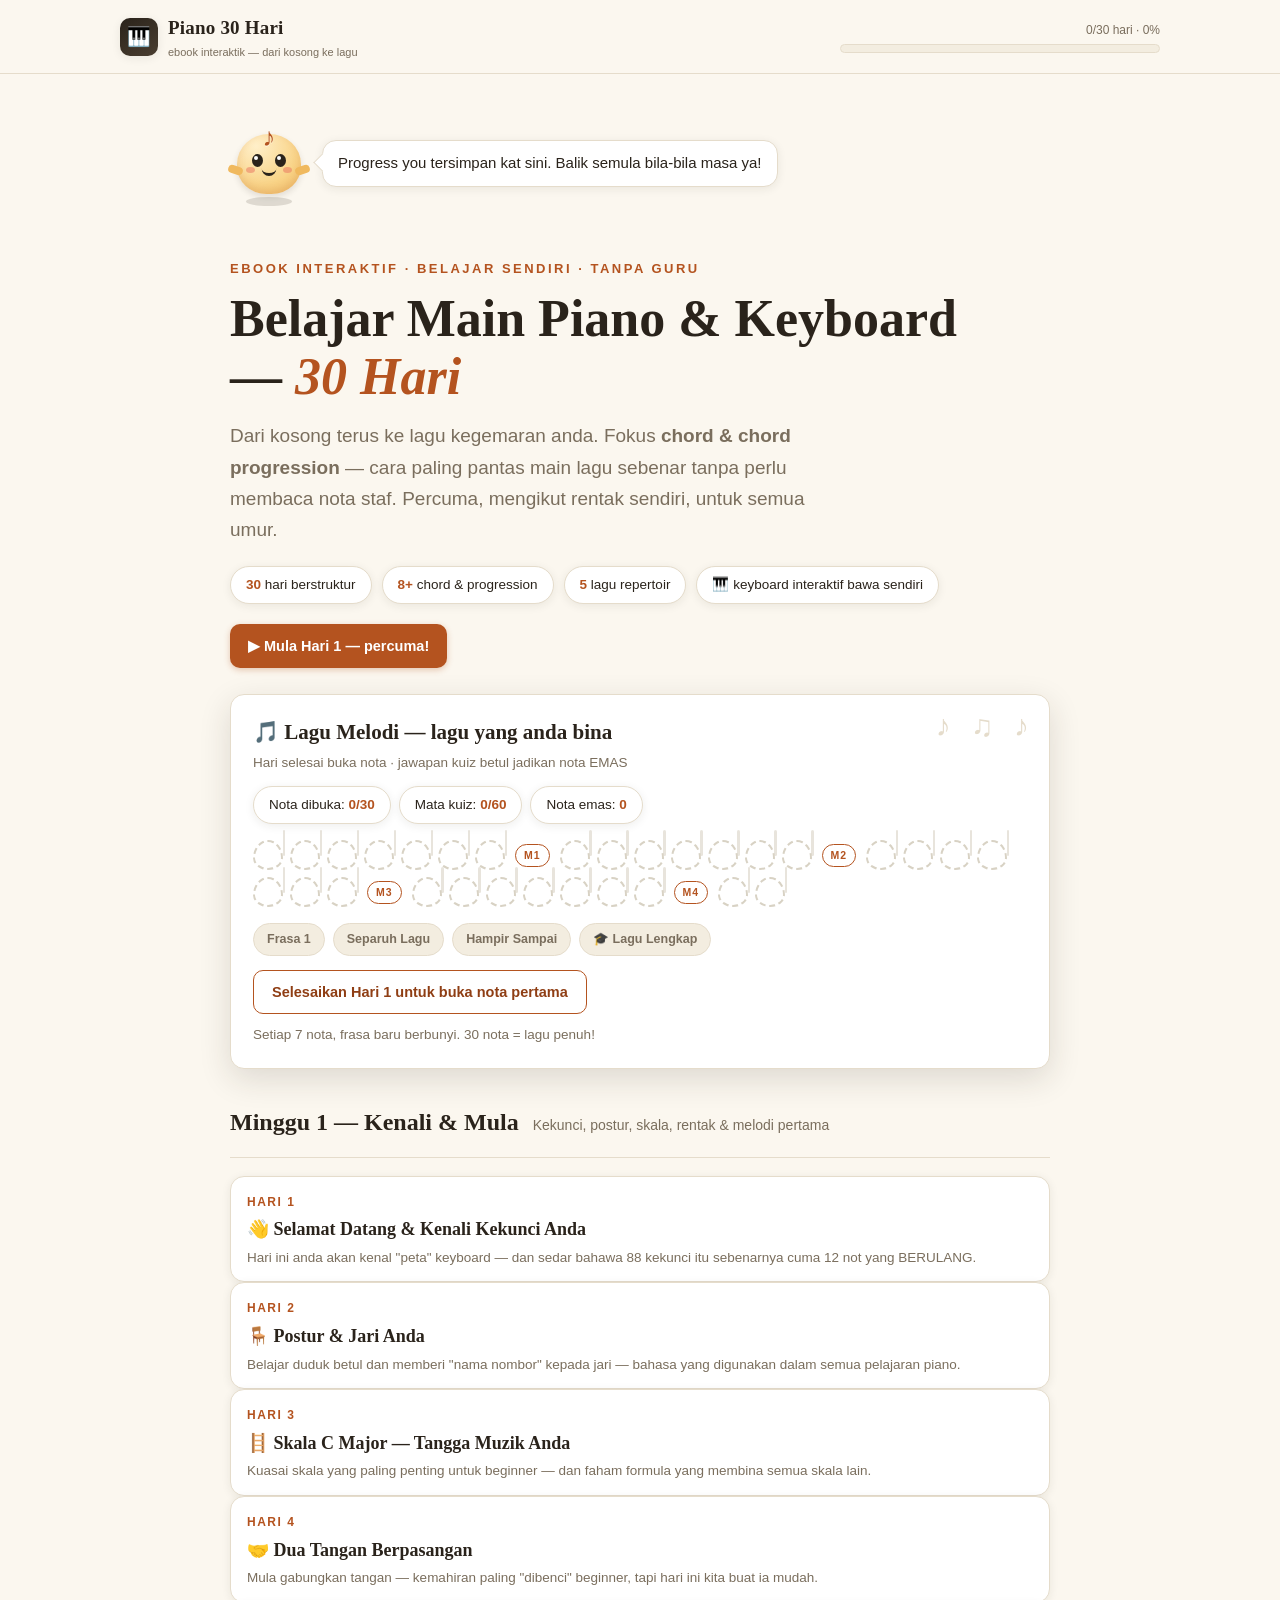
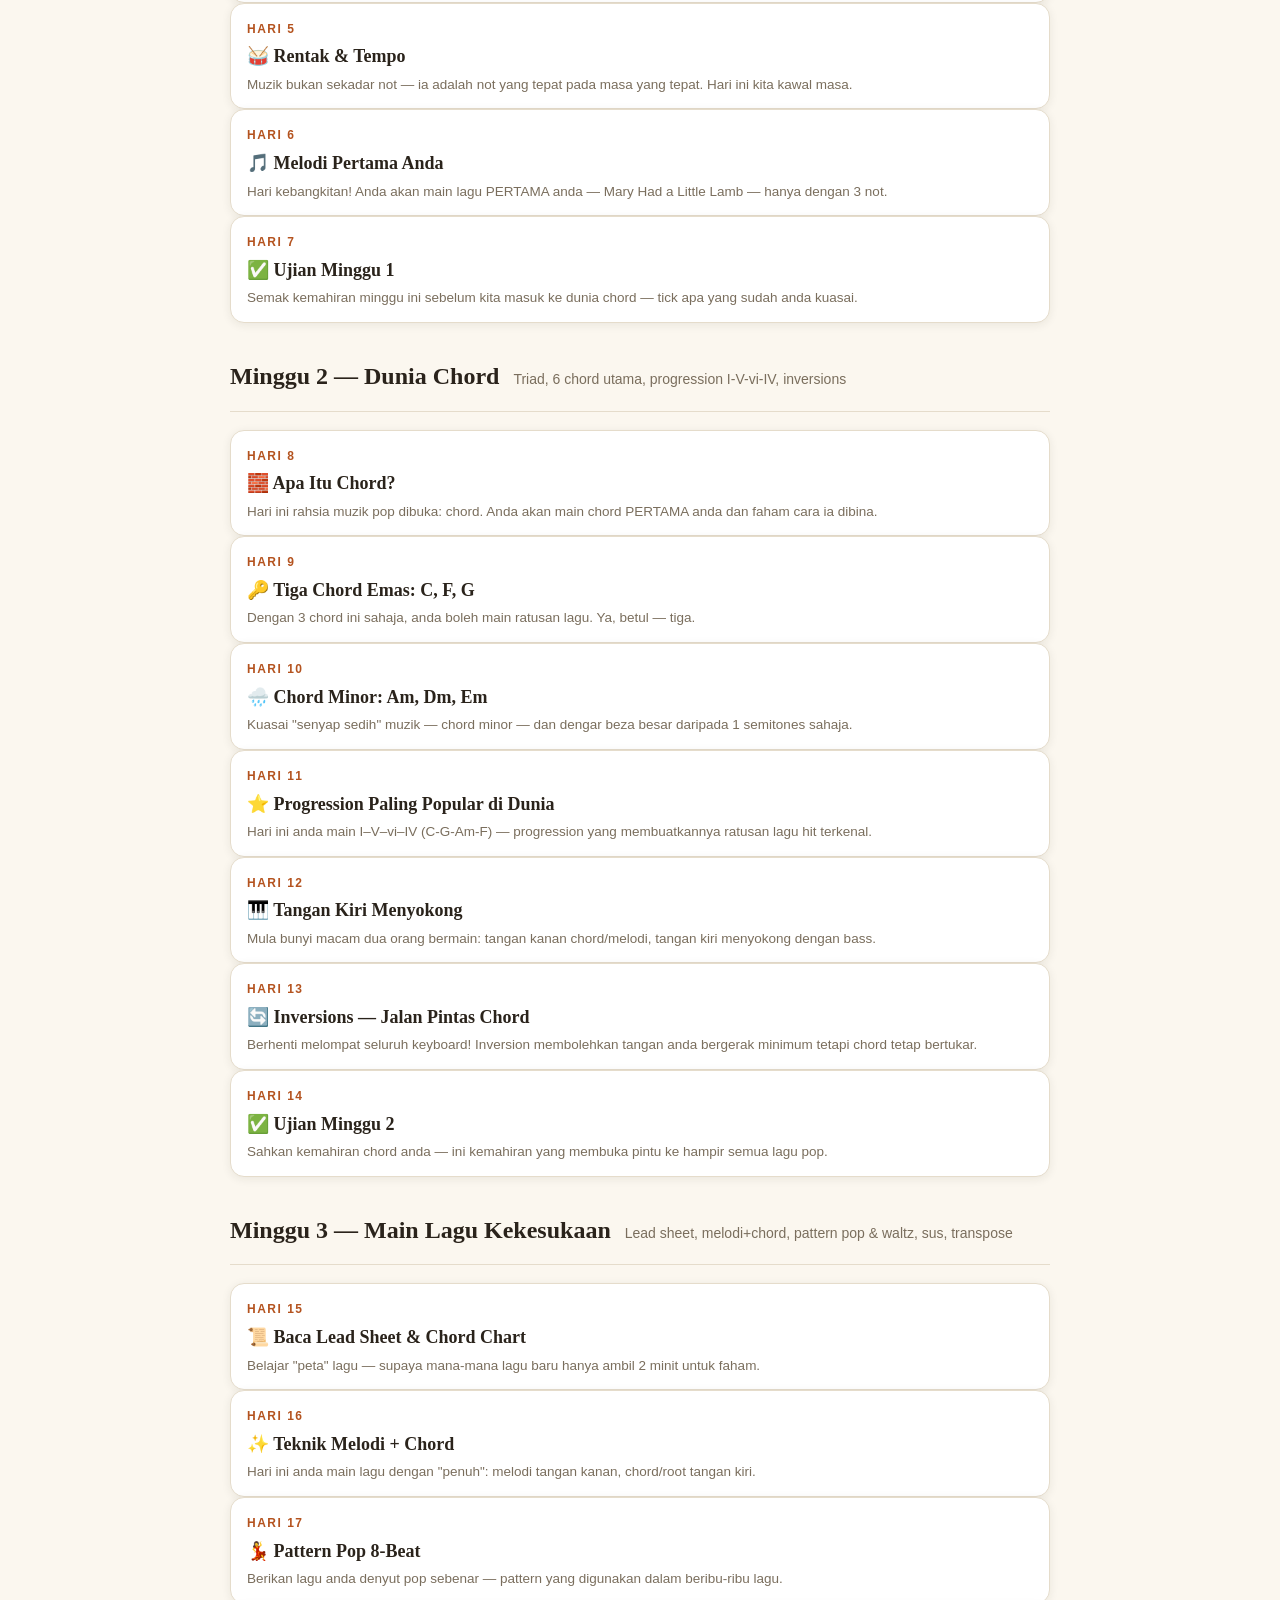
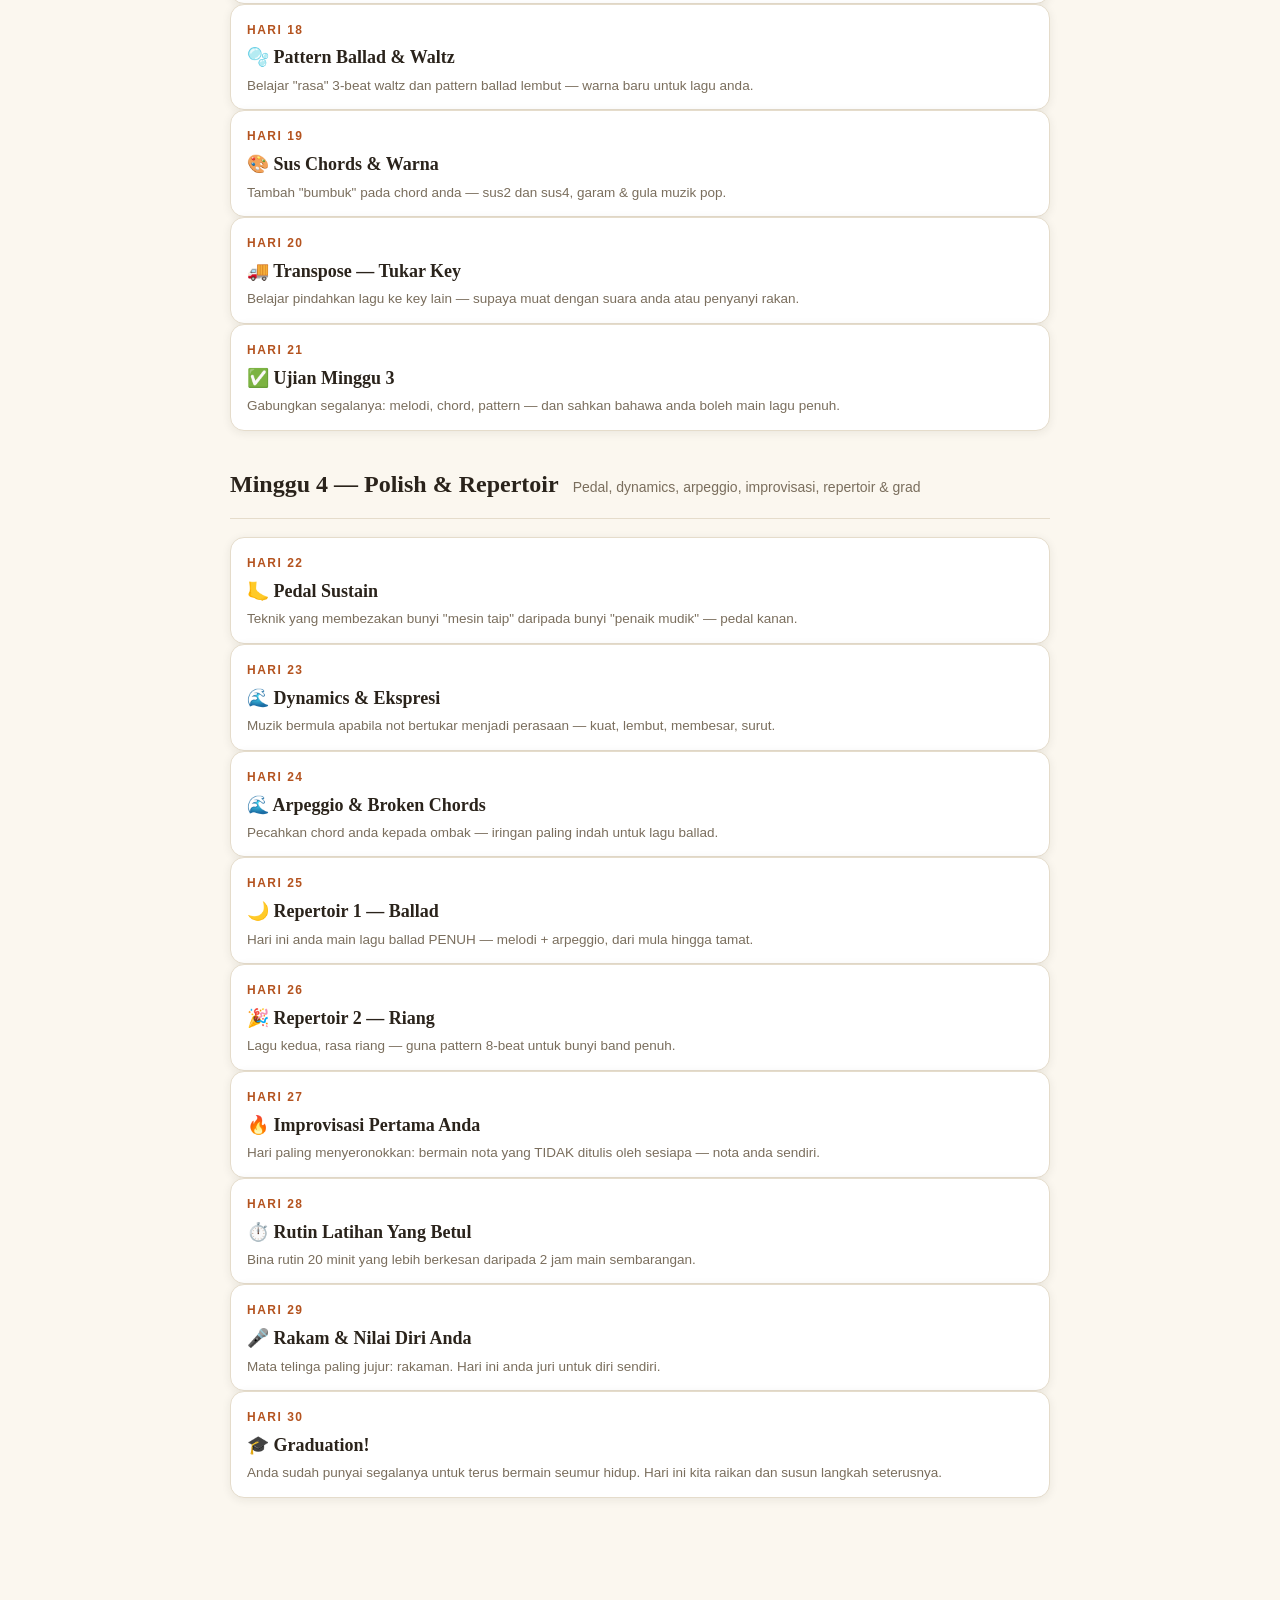
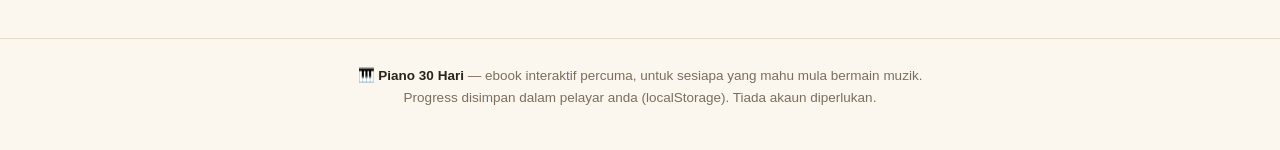
<file: webapp/index.html>
<!DOCTYPE html>
<html lang="ms">
<head>
<meta charset="UTF-8">
<meta name="viewport" content="width=device-width, initial-scale=1.0">
<title>Piano 30 Hari — Belajar Main Piano/Keyboard dari Kosong</title>
<meta name="description" content="Ebook webapp interaktif: belajar main piano/keyboard dalam 30 hari. Chord, chord progression & lagu kegemaran — tanpa guru, mengikut rentak sendiri.">
<link rel="stylesheet" href="css/style.css">
</head>
<body>
<header class="top">
  <div class="top-in">
    <a class="brand" href="#/">
      <span class="logo">🎹</span>
      <span><b>Piano 30 Hari</b><small>ebook interaktik — dari kosong ke lagu</small></span>
    </a>
    <div class="progress-wrap">
      <div class="progress-label" id="plabel">0/30 hari · 0%</div>
      <div class="progress-bar"><div class="progress-fill" id="pbar"></div></div>
    </div>
  </div>
</header>
<main id="app" class="wrap"></main>
<footer class="site">
  <b>🎹 Piano 30 Hari</b> — ebook interaktif percuma, untuk sesiapa yang mahu mula bermain muzik.<br>
  Progress disimpan dalam pelayar anda (localStorage). Tiada akaun diperlukan.
</footer>
<script src="js/audio.js"></script>
<script src="js/data.js"></script>
<script src="js/melodi.js"></script>
<script src="js/app.js"></script>
</body>
</html>
</file>
<file: webapp/css/style.css>
/* ============================================================
   Piano 30 Hari — Design System
   Tema: ivory piano + ink + aksen terracotta. Editorial, mesra umur semua.
   ============================================================ */
:root {
  --bg: #FBF7EF;
  --bg2: #F3EDE0;
  --ink: #2A231B;
  --muted: #7A6E5D;
  --line: #E5DCCB;
  --accent: #B4531F;
  --accent-dark: #8F3E14;
  --accent-soft: #F5E2D3;
  --ok: #4C7A4F;
  --ok-soft: #E2EFE3;
  --white-key: #FFFDF8;
  --black-key: #2A231B;
  --gold: #C99A3C;
  --shadow: 0 2px 10px rgba(42,35,27,.08);
  --shadow-lg: 0 10px 32px rgba(42,35,27,.14);
  --r: 14px;
  --serif: Georgia, 'Times New Roman', 'Palatino Linotype', serif;
  --sans: 'Segoe UI', 'Helvetica Neue', 'Helvetica', 'Arial', sans-serif;
}
* { box-sizing: border-box; margin: 0; padding: 0; }
html { scroll-behavior: smooth; }
body {
  background: var(--bg);
  color: var(--ink);
  font-family: var(--sans);
  font-size: 17px;
  line-height: 1.65;
  -webkit-font-smoothing: antialiased;
}
@media (prefers-reduced-motion: reduce) {
  *, *::before, *::after { animation-duration: .01ms !important; transition-duration: .01ms !important; }
}

/* ---------- Header ---------- */
.top {
  position: sticky; top: 0; z-index: 50;
  background: rgba(251,247,239,.92);
  backdrop-filter: blur(8px);
  border-bottom: 1px solid var(--line);
}
.top-in {
  max-width: 1080px; margin: 0 auto; padding: 12px 20px;
  display: flex; align-items: center; gap: 14px;
}
.brand { display: flex; align-items: center; gap: 10px; text-decoration: none; color: var(--ink); }
.brand .logo {
  width: 38px; height: 38px; border-radius: 10px; flex: none;
  background: linear-gradient(145deg, #2A231B, #4A3E30);
  display: grid; place-items: center; font-size: 19px;
  box-shadow: var(--shadow);
}
.brand b { font-family: var(--serif); font-size: 19px; letter-spacing: .2px; }
.brand small { display: block; font-size: 11px; color: var(--muted); font-weight: 400; }
.top .progress-wrap { flex: 1; max-width: 320px; margin-left: auto; }
.progress-label { font-size: 12px; color: var(--muted); text-align: right; margin-bottom: 3px; }
.progress-bar { height: 9px; background: var(--bg2); border-radius: 99px; overflow: hidden; border: 1px solid var(--line); }
.progress-fill {
  height: 100%; width: 0%;
  background: linear-gradient(90deg, var(--accent), var(--gold));
  border-radius: 99px; transition: width .5s ease;
}

/* ---------- Layout ---------- */
.wrap { max-width: 860px; margin: 0 auto; padding: 28px 20px 80px; }
.hero { padding: 34px 0 10px; }
.hero .kicker { color: var(--accent); font-weight: 700; font-size: 13px; letter-spacing: 2.5px; text-transform: uppercase; }
.hero h1 { font-family: var(--serif); font-size: clamp(34px, 6vw, 52px); line-height: 1.12; margin: 10px 0 14px; }
.hero h1 em { font-style: italic; color: var(--accent); }
.hero p.lead { font-size: 19px; color: var(--muted); max-width: 56ch; }
.hero .stats { display: flex; flex-wrap: wrap; gap: 10px; margin-top: 20px; }
.pill {
  background: #fff; border: 1px solid var(--line); border-radius: 99px;
  padding: 7px 15px; font-size: 13.5px; color: var(--ink);
  box-shadow: var(--shadow);
}
.pill b { color: var(--accent); }

/* ---------- Week band ---------- */
.week-band {
  margin: 34px 0 14px; display: flex; align-items: baseline; gap: 14px;
}
.week-band h2 { font-family: var(--serif); font-size: 24px; }
.week-band .wk-sub { color: var(--muted); font-size: 14px; }
.week-line { border: none; border-top: 1px solid var(--line); margin: 6px 0 18px; }

/* ---------- Day rack ---------- */
.rack { display: grid; grid-template-columns: repeat(auto-fill, minmax(230px, 1fr)); gap: 14px; }
.day-card {
  background: #fff; border: 1px solid var(--line); border-radius: var(--r);
  padding: 16px 16px 14px; cursor: pointer; position: relative;
  box-shadow: var(--shadow); transition: transform .18s ease, box-shadow .18s ease;
  display: flex; flex-direction: column; gap: 6px; text-decoration: none; color: var(--ink);
}
.day-card:hover { transform: translateY(-3px); box-shadow: var(--shadow-lg); }
.day-card .num {
  font-size: 12px; font-weight: 700; letter-spacing: 1.5px;
  color: var(--accent); text-transform: uppercase;
}
.day-card h3 { font-family: var(--serif); font-size: 18px; line-height: 1.3; font-weight: 700; }
.day-card p { font-size: 13.5px; color: var(--muted); line-height: 1.45; }
.day-card .done-badge {
  position: absolute; top: 12px; right: 12px;
  width: 24px; height: 24px; border-radius: 50%;
  background: var(--ok-soft); color: var(--ok);
  display: grid; place-items: center; font-size: 14px; font-weight: 700;
  border: 1px solid #CFE3D0;
}
.day-card.is-done { border-color: #CFE3D0; background: #FAFDF9; }

/* ---------- Day view ---------- */
.crumb { font-size: 13.5px; margin-bottom: 18px; }
.crumb a { color: var(--accent); text-decoration: none; font-weight: 600; }
.crumb span { color: var(--muted); }
.day-head { margin-bottom: 22px; }
.day-head .num { color: var(--accent); font-weight: 700; font-size: 13px; letter-spacing: 2px; text-transform: uppercase; }
.day-head h1 { font-family: var(--serif); font-size: clamp(28px, 5vw, 40px); line-height: 1.15; margin: 8px 0 10px; }
.goal {
  background: var(--accent-soft); border: 1px solid #EED9C6; border-radius: 12px;
  padding: 12px 16px; font-size: 15.5px; margin-top: 12px;
}
.goal b { color: var(--accent-dark); }
section.lesson { margin: 30px 0; }
section.lesson h2 {
  font-family: var(--serif); font-size: 24px; margin-bottom: 10px;
  display: flex; align-items: center; gap: 10px;
}
section.lesson h2 .no {
  display: inline-grid; place-items: center; width: 34px; height: 34px; flex: none;
  background: var(--ink); color: var(--bg); border-radius: 10px; font-size: 16px;
  font-family: var(--sans); font-weight: 700;
}
section.lesson p { margin-bottom: 12px; }
section.lesson ul, section.lesson ol { margin: 0 0 12px 22px; }
section.lesson li { margin-bottom: 6px; }
.tip {
  background: #fff; border: 1px solid var(--line); border-left: 4px solid var(--gold);
  border-radius: 10px; padding: 12px 16px; font-size: 15px; margin: 14px 0;
}
.tip b { color: var(--accent-dark); }
.kbd {
  display: inline-block; min-width: 24px; text-align: center;
  background: #fff; border: 1px solid var(--line); border-bottom-width: 3px;
  border-radius: 6px; padding: 1px 7px; font-size: .9em; font-weight: 700;
}

/* ---------- Widgets ---------- */
.widget {
  background: #fff; border: 1px solid var(--line); border-radius: var(--r);
  box-shadow: var(--shadow); margin: 16px 0; overflow: hidden;
}
.widget-head {
  display: flex; align-items: center; gap: 10px; flex-wrap: wrap;
  padding: 12px 16px; border-bottom: 1px solid var(--line); background: var(--bg2);
}
.widget-head .wtitle { font-weight: 700; font-size: 15px; }
.widget-head .wsub { font-size: 12.5px; color: var(--muted); }
.widget-body { padding: 16px; }
.widget .controls { display: flex; gap: 8px; flex-wrap: wrap; align-items: center; }

.btn {
  font-family: var(--sans); font-size: 14.5px; font-weight: 600;
  background: var(--accent); color: #fff; border: none; border-radius: 10px;
  padding: 10px 18px; cursor: pointer; min-height: 44px;
  box-shadow: 0 2px 6px rgba(180,83,31,.3); transition: background .15s ease, transform .1s ease;
}
.btn:hover { background: var(--accent-dark); }
.btn:active { transform: scale(.97); }
.btn.ghost { background: #fff; color: var(--accent-dark); border: 1.5px solid var(--accent); box-shadow: none; }
.btn.ghost:hover { background: var(--accent-soft); }
.btn.small { padding: 6px 13px; min-height: 36px; font-size: 13px; border-radius: 8px; }
.chip-btn {
  font-size: 15px; font-weight: 700; padding: 9px 16px; min-width: 44px;
  border-radius: 10px; border: 1.5px solid var(--line); background: #fff;
  cursor: pointer; transition: all .15s ease;
}
.chip-btn:hover { border-color: var(--accent); color: var(--accent-dark); }
.chip-btn.active { background: var(--accent); border-color: var(--accent); color: #fff; }
input[type=range] { accent-color: var(--accent); }
.bpm-val { font-variant-numeric: tabular-nums; font-weight: 700; color: var(--accent-dark); min-width: 40px; }

/* ---------- Keyboard ---------- */
.kb-shell { overflow-x: auto; padding: 6px 2px 2px; }
.kb {
  position: relative; display: flex; height: 150px; min-width: 480px;
  border-radius: 8px 8px 6px 6px; overflow: hidden;
  border: 2px solid var(--ink); background: var(--ink);
  box-shadow: inset 0 -4px 0 rgba(0,0,0,.25);
}
.kb.small { height: 118px; }
.wk {
  flex: 1; position: relative; background: var(--white-key);
  border-right: 1px solid #D8D2C4; cursor: pointer;
  display: flex; align-items: flex-end; justify-content: center;
  padding-bottom: 7px; font-size: 12px; font-weight: 700; color: #9A8F7B;
  transition: background .07s ease; border-radius: 0 0 4px 4px;
}
.wk:last-child { border-right: none; }
.wk:active, .wk.hit { background: var(--accent-soft); }
.wk.hl { background: var(--accent-soft); box-shadow: inset 0 -6px 0 var(--accent); }
.wk.hl::after {
  content: attr(data-lbl); position: absolute; top: 8px;
  background: var(--accent); color: #fff; border-radius: 99px;
  font-size: 10px; padding: 2px 8px; font-weight: 700;
}
.bk {
  position: absolute; top: 0; width: 6.4%; height: 60%;
  background: linear-gradient(180deg, #3A3128, var(--black-key) 20%);
  border-radius: 0 0 4px 4px; z-index: 5; cursor: pointer;
  border: 1px solid #1E1912; border-top: none;
  display: flex; align-items: flex-end; justify-content: center;
  padding-bottom: 5px; font-size: 10px; font-weight: 700; color: #8D8272;
}
.bk:active, .bk.hit { background: var(--accent-dark); }
.bk.hl { background: var(--accent-dark); box-shadow: inset 0 -5px 0 var(--gold); }
.kb.hands .wk::before { font-size: 11px; color: #B3A88F; position: static; }

/* Song strip */
.strip { display: flex; flex-wrap: wrap; gap: 5px; margin-top: 12px; }
.strip span {
  background: var(--bg2); border: 1px solid var(--line); border-radius: 7px;
  padding: 3px 9px; font-size: 12.5px; font-weight: 700; color: var(--ink);
  transition: all .1s ease;
}
.strip span.on { background: var(--accent); border-color: var(--accent); color: #fff; transform: translateY(-2px); }

/* Metronome lamp */
.lamp {
  width: 16px; height: 16px; border-radius: 50%; background: var(--bg2);
  border: 1px solid var(--line); display: inline-block; vertical-align: middle;
}
.lamp.on { background: var(--accent); border-color: var(--accent); }

/* Checklist */
.check-item { display: flex; gap: 12px; align-items: flex-start; padding: 10px 4px; border-bottom: 1px dashed var(--line); cursor: pointer; }
.check-item:last-child { border-bottom: none; }
.check-item input { width: 20px; height: 20px; accent-color: var(--accent); margin-top: 2px; flex: none; }
.check-item label { cursor: pointer; }
.check-item.done label { color: var(--ok); text-decoration: line-through; }

/* ---------- Day footer nav ---------- */
.day-nav { display: flex; justify-content: space-between; gap: 12px; margin-top: 40px; }
.day-nav a {
  flex: 1; max-width: 48%; background: #fff; border: 1px solid var(--line);
  border-radius: var(--r); padding: 14px 18px; text-decoration: none; color: var(--ink);
  box-shadow: var(--shadow); transition: transform .15s ease;
}
.day-nav a:hover { transform: translateY(-2px); }
.day-nav .dir { font-size: 12px; color: var(--muted); text-transform: uppercase; letter-spacing: 1px; font-weight: 700; }
.day-nav b { font-family: var(--serif); font-size: 16px; }
.day-nav a.next { text-align: right; }

.finish {
  margin-top: 26px; background: #fff; border: 1px solid var(--line); border-radius: var(--r);
  padding: 18px 20px; text-align: center; box-shadow: var(--shadow);
}
.finish .btn.done-btn { background: var(--ok); box-shadow: 0 2px 6px rgba(76,122,79,.3); width: 100%; max-width: 380px; }
.finish .btn.done-btn.is-done { background: var(--ok-soft); color: var(--ok); border: 1.5px solid var(--ok); box-shadow: none; }
.finish p { margin-top: 8px; font-size: 14px; color: var(--muted); }

footer.site {
  border-top: 1px solid var(--line); margin-top: 60px; padding: 26px 20px 40px;
  text-align: center; color: var(--muted); font-size: 13.5px;
}
footer.site b { color: var(--ink); }

@media (max-width: 560px) {
  .top-in { flex-wrap: wrap; gap: 8px; }
  .top .progress-wrap { order: 5; width: 100%; max-width: none; }
  .rack { grid-template-columns: 1fr 1fr; }
  .day-card h3 { font-size: 15px; }
  .day-card p { display: none; }
  .day-nav a { max-width: none; }
}

/* ============================================================
   MELODI — pesona comel (CSS-animated)
   ============================================================ */
.melodi-row { display: flex; align-items: center; gap: 14px; margin: 18px 0; }
.melodi-row.small { margin: 0; }
.melodi-row.in-head { margin: 0; }
.melodi-row.in-head .melodi { transform: scale(.62); margin: -10px -8px; }

.melodi { position: relative; width: 78px; height: 86px; flex: none; }
.m-body {
  position: absolute; top: 14px; left: 7px; width: 64px; height: 60px;
  background: radial-gradient(120% 120% at 30% 20%, #FFEFC9 0%, #F9D488 55%, #F0B95E 100%);
  border-radius: 50% 50% 46% 46%;
  box-shadow: inset 0 -4px 8px rgba(180,83,31,.18), 0 3px 6px rgba(42,35,27,.12);
  animation: m-float 3.2s ease-in-out infinite;
}
.m-note {
  position: absolute; top: -4px; left: 50%; transform: translateX(-50%);
  font-size: 26px; color: var(--accent); font-weight: 700; z-index: 2;
  text-shadow: 0 1px 0 rgba(255,255,255,.6);
  animation: m-sway 2.6s ease-in-out infinite;
}
.m-shadow {
  position: absolute; bottom: 0; left: 50%; transform: translateX(-50%);
  width: 46px; height: 9px; background: rgba(42,35,27,.14);
  border-radius: 50%; animation: m-shadow 3.2s ease-in-out infinite;
}
.m-eye {
  position: absolute; top: 20px; width: 11px; height: 13px;
  background: var(--ink); border-radius: 50%;
  animation: m-blink 4.4s infinite;
}
.m-eye.l { left: 15px; } .m-eye.r { right: 15px; }
.m-eye::after {
  content: ''; position: absolute; top: 1.5px; left: 2px; width: 4px; height: 4px;
  background: #fff; border-radius: 50%;
}
.m-cheek {
  position: absolute; top: 33px; width: 9px; height: 6px;
  background: rgba(233,122,99,.55); border-radius: 50%;
}
.m-cheek.l { left: 9px; } .m-cheek.r { right: 9px; }
.m-mouth {
  position: absolute; top: 34px; left: 50%; transform: translateX(-50%);
  width: 15px; height: 8px; border-bottom: 3px solid var(--ink);
  border-radius: 0 0 12px 12px; transition: all .2s ease;
}
.m-arm {
  position: absolute; top: 32px; width: 15px; height: 8px;
  background: #F0B95E; border-radius: 8px; transition: transform .25s ease;
}
.m-arm.l { left: -9px; transform: rotate(18deg); }
.m-arm.r { right: -9px; transform: rotate(-18deg); }

.melodi.happy .m-body { animation: m-jump .55s ease; }
.melodi.happy .m-mouth { width: 18px; height: 11px; border-bottom-width: 3.5px; }
.melodi.happy .m-arm.l { transform: rotate(-55deg); }
.melodi.happy .m-arm.r { transform: rotate(55deg); }
.melodi.happy .m-note { animation: m-sway 0.6s ease-in-out infinite; }
.melodi.happy .m-hearts { display: block; }
.melodi.sad .m-eye { height: 3px; top: 24px; border-radius: 3px; }
.melodi.sad .m-mouth { border: none; border-top: 3px solid var(--ink); border-radius: 12px 12px 0 0; width: 13px; }
.melodi.sad .m-body { animation: m-droop 1s ease forwards; }
.melodi.sad .m-arm.l { transform: rotate(40deg); top: 40px; }
.melodi.sad .m-arm.r { transform: rotate(-40deg); top: 40px; }
.melodi.wiggle .m-body { animation: m-wiggle .5s ease; }

.m-hearts { display: none; }
.m-hearts span {
  position: absolute; color: #E4584C; font-size: 15px; opacity: 0;
  animation: m-heart 1.1s ease-out forwards;
}
.m-hearts span:nth-child(1) { left: 8px; top: 4px; }
.m-hearts span:nth-child(2) { left: 34px; top: -8px; animation-delay: .12s; font-size: 12px; }
.m-hearts span:nth-child(3) { left: 58px; top: 6px; animation-delay: .22s; }

.m-bubble {
  position: relative; background: #fff; border: 1.5px solid var(--line);
  border-radius: 14px; padding: 10px 15px; font-size: 15px; max-width: 560px;
  box-shadow: var(--shadow); animation: m-bubble-in .35s ease;
}
.m-bubble::before {
  content: ''; position: absolute; left: -7px; top: 50%; margin-top: -7px;
  width: 12px; height: 12px; background: #fff;
  border-left: 1.5px solid var(--line); border-bottom: 1.5px solid var(--line);
  transform: rotate(45deg);
}

@keyframes m-float { 0%,100% { transform: translateY(0); } 50% { transform: translateY(-6px); } }
@keyframes m-shadow { 0%,100% { transform: translateX(-50%) scale(1); opacity: .9; } 50% { transform: translateX(-50%) scale(.82); opacity: .55; } }
@keyframes m-sway { 0%,100% { transform: translateX(-50%) rotate(-14deg); } 50% { transform: translateX(-50%) rotate(14deg); } }
@keyframes m-blink { 0%, 91%, 100% { transform: scaleY(1); } 94% { transform: scaleY(.08); } 97% { transform: scaleY(1); } }
@keyframes m-jump { 0% { transform: translateY(0) scale(1,1); } 30% { transform: translateY(-14px) scale(.96,1.06); } 60% { transform: translateY(0) scale(1.06,.94); } 100% { transform: translateY(0) scale(1,1); } }
@keyframes m-droop { 0% { transform: translateY(0) rotate(0); } 100% { transform: translateY(4px) rotate(-7deg); } }
@keyframes m-wiggle { 0%,100% { transform: rotate(0); } 25% { transform: rotate(-9deg) translateY(-3px); } 75% { transform: rotate(9deg) translateY(-3px); } }
@keyframes m-heart { 0% { opacity: 0; transform: translateY(6px) scale(.5); } 30% { opacity: 1; } 100% { opacity: 0; transform: translateY(-30px) scale(1.15); } }
@keyframes m-bubble-in { 0% { opacity: 0; transform: translateY(6px); } 100% { opacity: 1; transform: translateY(0); } }

/* ============================================================
   KUIZ
   ============================================================ */
.quiz-widget .widget-head { align-items: center; }
.q-progress { font-size: 11.5px; font-weight: 700; letter-spacing: 1.2px; text-transform: uppercase; color: var(--muted); margin-bottom: 8px; }
.q-text { font-family: var(--serif); font-size: 19px; font-weight: 700; line-height: 1.35; margin-bottom: 12px; }
.q-opts { display: grid; gap: 8px; }
.q-opt {
  text-align: left; padding: 12px 16px; min-height: 44px;
  border: 1.5px solid var(--line); border-radius: 10px; background: #fff;
  cursor: pointer; font-family: var(--sans); font-size: 15.5px; color: var(--ink);
  transition: border-color .15s ease, background .15s ease;
}
.q-opt:hover:not(:disabled) { border-color: var(--accent); background: #FFFCF5; }
.q-opt:disabled { cursor: default; }
.q-opt.correct { border-color: var(--ok); background: var(--ok-soft); font-weight: 700; }
.q-opt.correct::after { content: ' ✓'; color: var(--ok); }
.q-opt.wrong { border-color: #C0543F; background: #F9E4DD; animation: q-shake .35s ease; }
.q-why { margin-top: 12px; font-size: 14.5px; color: var(--ink); background: var(--bg2); border-radius: 10px; padding: 10px 14px; line-height: 1.5; }
.q-why .ok-txt { color: var(--ok); }
.q-why .bad-txt { color: #C0543F; }
.q-next { margin-top: 12px; }
.q-end { text-align: center; padding: 8px 0 4px; }
.q-score { font-family: var(--serif); font-size: 42px; font-weight: 700; color: var(--accent); line-height: 1; }
.q-end.perfect .q-score { color: var(--ok); animation: m-jump .55s ease; }
.q-end p { margin-top: 8px; font-size: 15px; }
.q-meta { margin-top: 6px; font-size: 12.5px; color: var(--muted); letter-spacing: .5px; }
@keyframes q-shake { 0%,100% { transform: translateX(0); } 25% { transform: translateX(-6px); } 75% { transform: translateX(6px); } }

/* ============================================================
   PAPAN LAGU MELODI — sistem mata (nota → lagu penuh)
   ============================================================ */
.songboard {
  background: #fff; border: 1.5px solid var(--line); border-radius: var(--r);
  box-shadow: var(--shadow-lg); padding: 20px 22px 22px; margin: 26px 0 8px;
  position: relative; overflow: hidden;
}
.songboard::before {
  content: '♪ ♫ ♪'; position: absolute; right: 14px; top: 6px;
  font-size: 30px; color: var(--line); letter-spacing: 6px; pointer-events: none;
}
.sb-head .wtitle { font-family: var(--serif); font-size: 21px; font-weight: 700; }
.sb-head .wsub { font-size: 13.5px; color: var(--muted); margin-top: 2px; }
.sb-stats { display: flex; flex-wrap: wrap; gap: 8px; margin: 12px 0 16px; }

.sb-board { display: flex; flex-wrap: wrap; align-items: center; gap: 7px; }
.snote {
  position: relative; width: 30px; height: 30px; flex: none;
  border-radius: 50% 50% 50% 50% / 60% 60% 40% 40%;
  transition: transform .15s ease;
}
.snote::after { /* batang nota */
  content: ''; position: absolute; right: -4px; top: -12px;
  width: 2.5px; height: 26px; border-radius: 3px; background: inherit;
}
.snote.locked {
  background: transparent; border: 2px dashed #D8D2C4; box-sizing: border-box;
}
.snote.locked::after { background: #D8D2C4; opacity: .6; }
.snote.plain { background: #B8AE9C; }
.snote.silver {
  background: #A9B0B8;
  box-shadow: inset -3px -3px 0 rgba(42,35,27,.12), inset 3px 3px 0 rgba(255,255,255,.55);
}
.snote.gold {
  background: var(--gold);
  box-shadow: inset -3px -3px 0 rgba(143,110,26,.35), inset 3px 3px 0 rgba(255,255,255,.6);
}
.snote.gold::before {
  content: '★'; position: absolute; top: -16px; right: -6px;
  font-size: 11px; color: var(--gold);
  animation: m-sway 2.4s ease-in-out infinite;
}
.snote.playing { transform: translateY(-7px) scale(1.22); z-index: 3; }
.snote:not(.locked):hover { transform: translateY(-4px) scale(1.12); cursor: default; }

.sb-week {
  font-size: 10.5px; font-weight: 800; letter-spacing: 1px; color: var(--accent);
  border: 1.5px solid var(--accent); border-radius: 99px; padding: 2px 8px;
  flex: none; margin: 0 3px;
}
.sb-badges { display: flex; flex-wrap: wrap; gap: 8px; margin: 16px 0 14px; }
.sb-badge {
  font-size: 12.5px; font-weight: 700; color: var(--muted);
  background: var(--bg2); border: 1.5px solid var(--line);
  border-radius: 99px; padding: 5px 13px;
}
.sb-badge.reached { color: var(--accent-dark); border-color: var(--accent); background: var(--accent-soft); }
.sb-badge.grad { color: #fff; background: var(--ok); border-color: var(--ok); box-shadow: 0 2px 8px rgba(76,122,79,.35); }
.sb-hint { font-size: 13.5px; color: var(--muted); margin-top: 10px; }
.m-bubble.pop { animation: sb-pop .45s ease; }
@keyframes sb-pop { 0% { transform: scale(.92); } 55% { transform: scale(1.04); } 100% { transform: scale(1); } }

.melodi.conducting { animation: none; }
.melodi.conducting .m-body { animation: m-wiggle .5s ease infinite; }
.melodi.conducting .m-note { animation: m-sway .5s ease-in-out infinite; }

/* Confetti */
.p30-confetti {
  position: fixed; inset: 0; z-index: 200; pointer-events: none; overflow: hidden;
}
.p30-confetti span {
  position: absolute; top: -20px; border-radius: 2px;
  animation-name: p30-fall; animation-timing-function: linear; animation-fill-mode: forwards;
}
@keyframes p30-fall {
  0% { transform: translateY(0) rotate(0); opacity: 1; }
  100% { transform: translateY(110vh) rotate(720deg); opacity: .7; }
}
</file>
